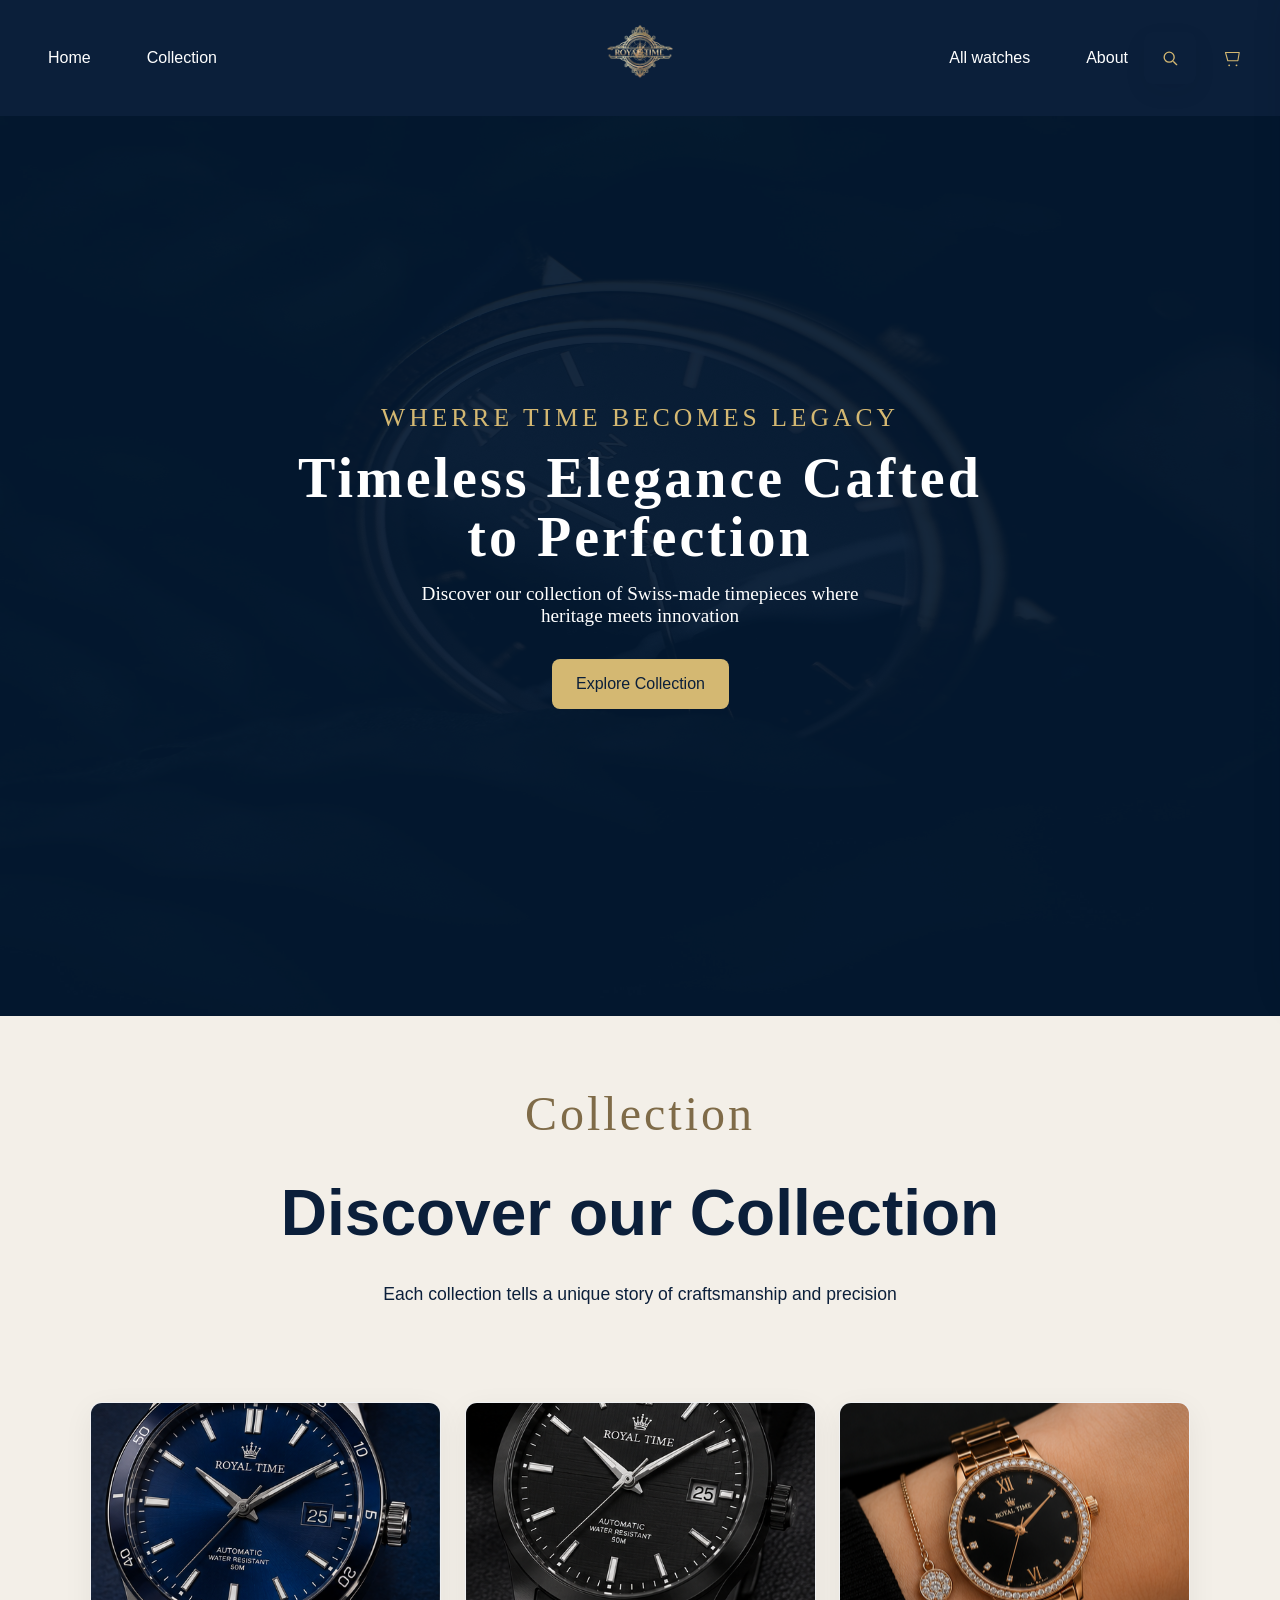
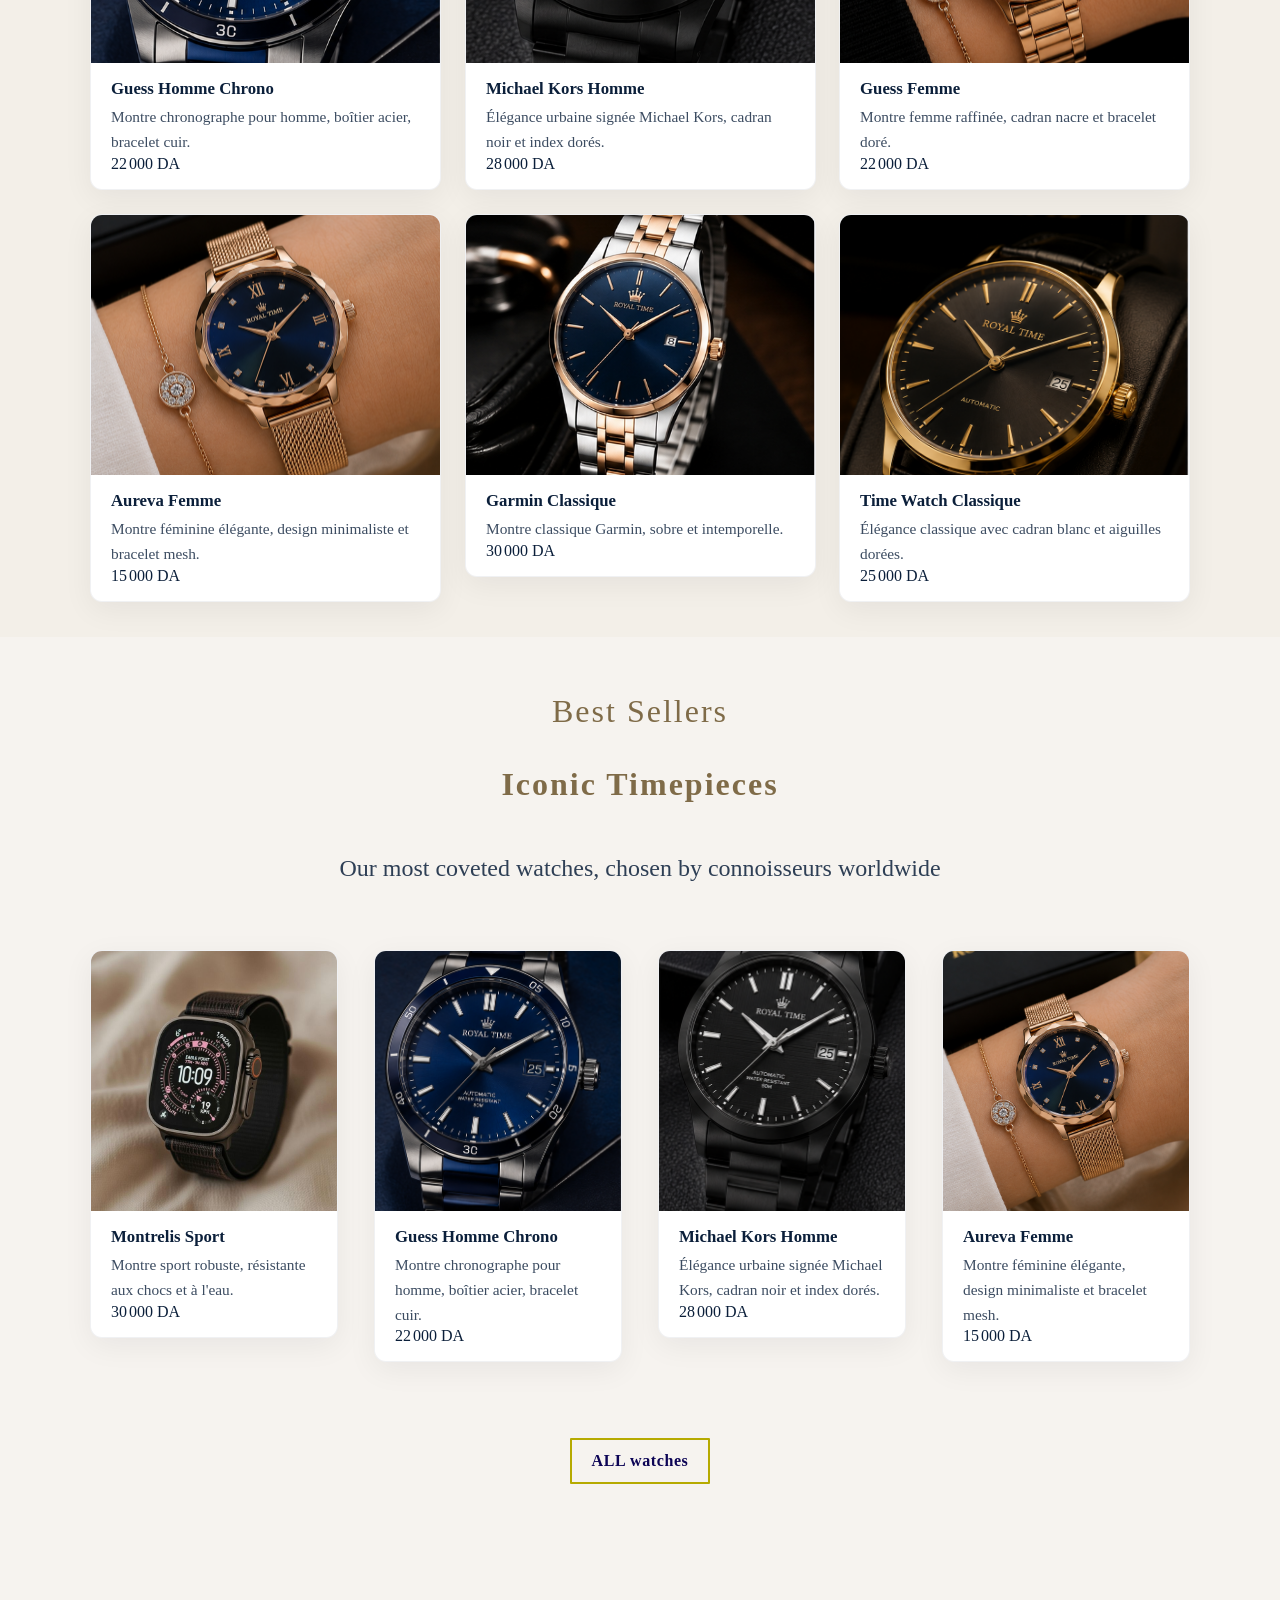
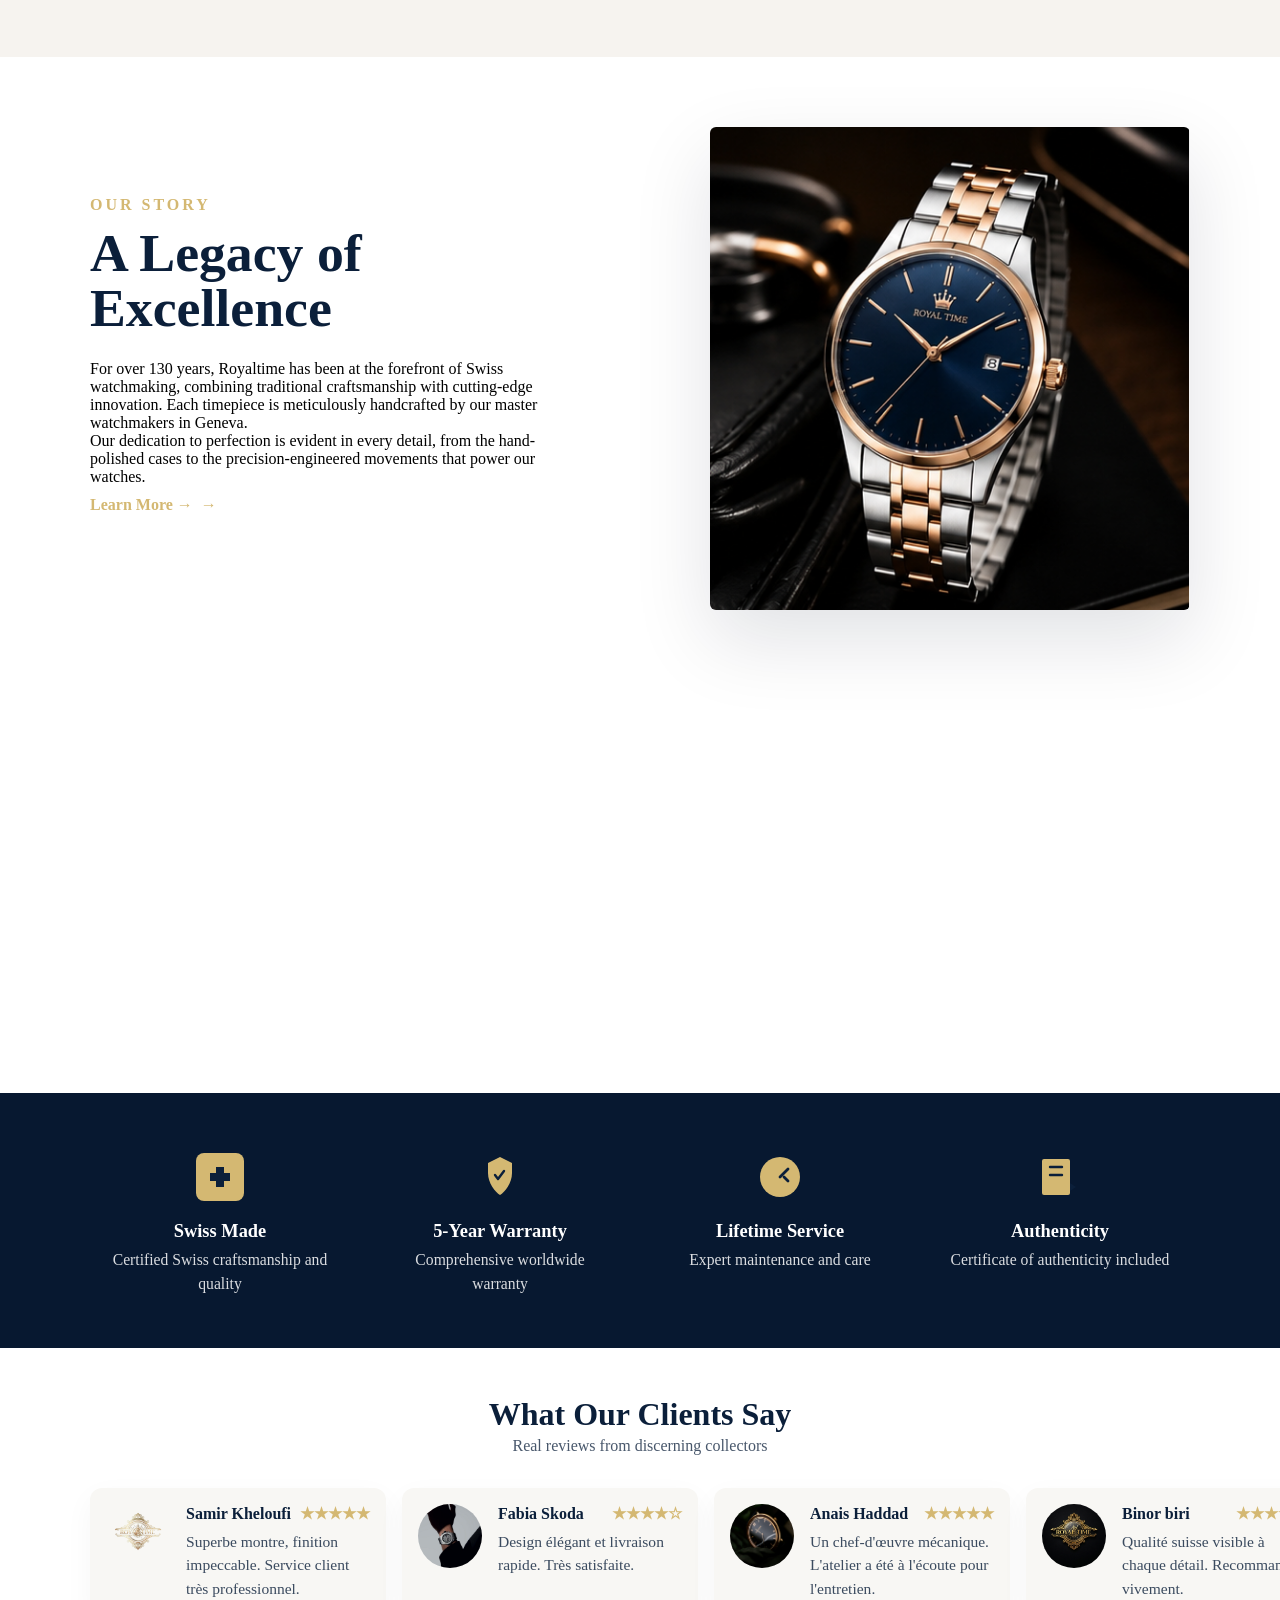
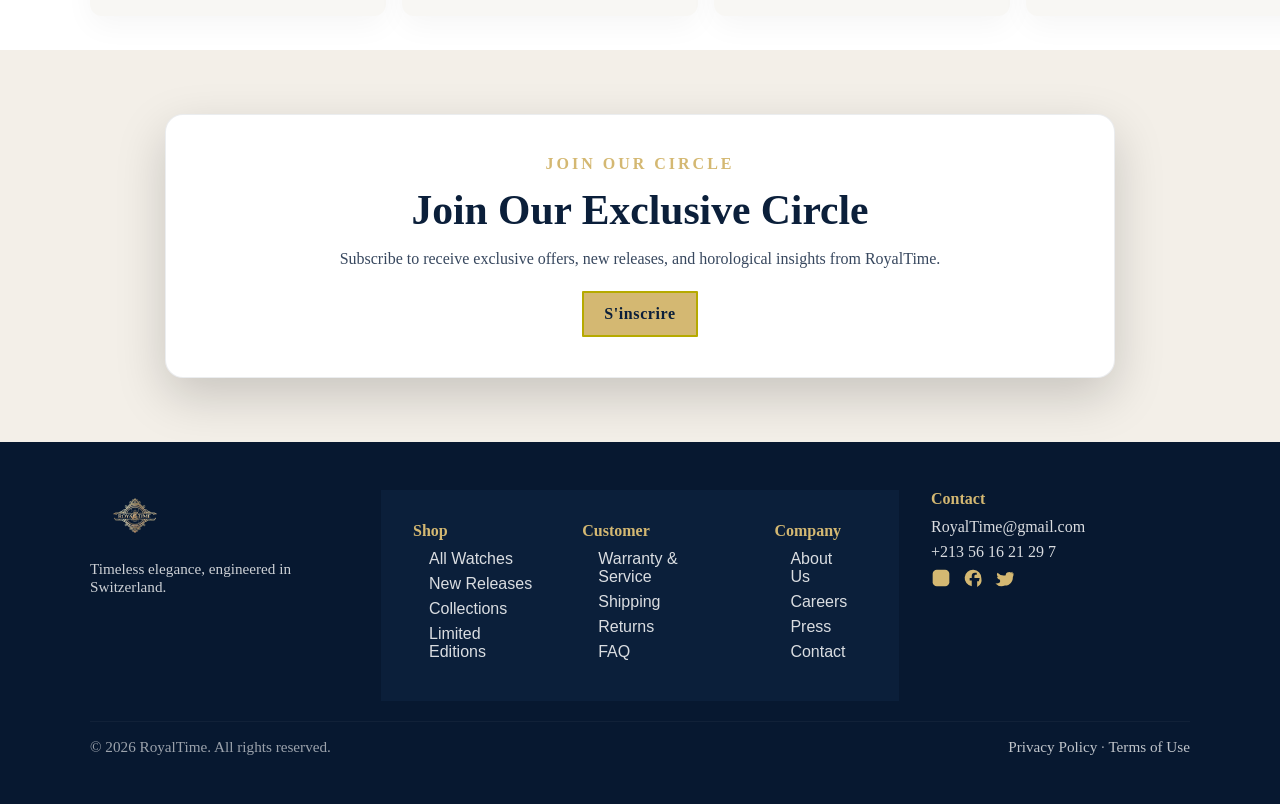
<file: code/home-page/index.html>
<!DOCTYPE html>
<html lang="fr">
<head>
    <meta charset="UTF-8">
    <meta name="viewport" content="width=device-width, initial-scale=1.0">
    <link rel="stylesheet" href="style.css">
    <link rel="icon" href="../image/Gemini_Generated_Image_skhy5wskhy5wskhy-removebg-preview.png">
    <title>RoyalTime</title>
</head>
<body>
    <section class="homepage">
        <nav class="site-nav">
            <ul class="nav-left">
                <li><a href="./index.html">Home</a></li>
                <li><a href="../Categorie/categorie2.html">Collection</a></li>
            </ul>

            <div id="logo"><a href="../home-page/index.html"><img src="../image/Gemini_Generated_Image_skhy5wskhy5wskhy-removebg-preview.png" alt="Logo"></a></div>

            <ul class="nav-right">
                <li><a href="../allwatches/allwatches.html">All watches</a></li>
                <li><a href="../about/about.html">About</a></li>
            </ul>

            <div class="nav-actions">
                <button class="burger" aria-label="Ouvrir le menu" aria-expanded="false">
                    <svg width="26" height="16" viewBox="0 0 26 16" fill="none" xmlns="http://www.w3.org/2000/svg" aria-hidden="true">
                        <rect y="0" width="26" height="2" rx="1" fill="#D4B872"/>
                        <rect y="7" width="26" height="2" rx="1" fill="#D4B872"/>
                        <rect y="14" width="26" height="2" rx="1" fill="#D4B872"/>
                    </svg>
                </button>
<div class="recherche">
                <a href="../barre-de-recherche/barre.html" class="search-link" aria-label="Recherche">
                    <!-- loupe / loop SVG (gold) -->
                    <svg width="20" height="20" viewBox="0 0 24 24" fill="none" xmlns="http://www.w3.org/2000/svg" aria-hidden="true">
                        <circle cx="11" cy="11" r="6" stroke="#D4B872" stroke-width="1.6" fill="none"/>
                        <path d="M20 20l-3.6-3.6" stroke="#D4B872" stroke-width="1.6" stroke-linecap="round" stroke-linejoin="round"/>
                    </svg>
                </a>
                </div>

                <a href="../paiment-page/paiment.html" class="cart-link" aria-label="Panier">
                    <!-- cart SVG -->
                    <svg width="22" height="22" viewBox="0 0 24 24" fill="none" xmlns="http://www.w3.org/2000/svg" aria-hidden="true">
                        <path d="M6 6h15l-1.5 9h-11L6 6z" stroke="#D4B872" stroke-width="1.2" stroke-linejoin="round" stroke-linecap="round" fill="none"/>
                        <circle cx="10" cy="20" r="1" fill="#D4B872"/>
                        <circle cx="18" cy="20" r="1" fill="#D4B872"/>
                    </svg>
                </a>
            </div>

            <div class="mobile-menu" id="mobileMenu" aria-hidden="true">
                <button class="mobile-close" aria-label="Fermer le menu">
                    <svg width="18" height="18" viewBox="0 0 24 24" fill="none" xmlns="http://www.w3.org/2000/svg" aria-hidden="true">
                        <path d="M6 6L18 18" stroke="#D4B872" stroke-width="1.6" stroke-linecap="round" stroke-linejoin="round"/>
                        <path d="M6 18L18 6" stroke="#D4B872" stroke-width="1.6" stroke-linecap="round" stroke-linejoin="round"/>
                    </svg>
                </button>
                <ul>
                    <li><a href="./index.html">Home</a></li>
                    <li><a href="../Categorie/categorie2.html">Collection</a></li>
                    <li><a href="../allwatches/allwatches.html">All Watches</a></li>
                    <li><a href="../about/about.html">About</a></li>
                    <li><a href="../barre-de-recherche/barre.html">Recherche</a></li>
                    <li><a href="../panier/panier.html">Panier</a></li>
                </ul>
            </div>
        </nav>
        <div class="heropage">
            <div class="image"><img src="../image/fabio-henning-32GzgnSfJps-unsplash.jpg" alt="Hero Image" height="" z-index="-6" ></div>
            <h3>WHERRE TIME BECOMES LEGACY</h3>
        <h1>Timeless Elegance Cafted to Perfection</h1>
        <div class="description"><p>Discover our collection of Swiss-made timepieces where heritage meets innovation</p></div>
        <div class="cta"><a href="../Categorie/categorie2.html"><button>Explore Collection</button></a></div>
        

    
        </div>
        
    </section>
   
    <section class="collection-section">
        <div class="container">
            <div class="collection-header">
                <h3>Collection</h3>
                <h2>Discover our Collection</h2>
                <p>Each collection tells a unique story of craftsmanship and precision</p>
            </div>

            <div class="collection-wrap" id="collectionWrap">
                <div class="collection-grid"></div>

                <button class="carousel-btn prev" aria-label="Previous">‹</button>
                <button class="carousel-btn next" aria-label="Next">›</button>
            </div>
        </div>
    </section>
     <section class="best-sellers-section">
        <div class="container">
            <div class="best-header">
                <h2>Best Sellers</h2>
                <h3>Iconic Timepieces</h3>
                <p class="lead">Our most coveted watches, chosen by connoisseurs worldwide</p>
            </div>

            <div class="best-grid"></div>

            <button class="best-carousel-btn best-prev" aria-label="Previous best">‹</button>
            <button class="best-carousel-btn best-next" aria-label="Next best">›</button>

            <div class="best-actions">
                <a class="btn-primary" href="../Categorie/categorie2.html">ALL watches</a>
            </div>
        </div>
    </section>
    
    <script src="../panier/panier.js"></script>
    <section class="our-story-section">
        <div class="container">
          
            <div class="story-grid">
                
               
                      <div class="story-header">
                <p class="eyebrow">OUR STORY</p>
                <h2>A Legacy of Excellence</h2>
            
                    <p>For over 130 years, Royaltime has been at the forefront of Swiss watchmaking, combining traditional craftsmanship with cutting-edge innovation. Each timepiece is meticulously handcrafted by our master watchmakers in Geneva.</p>
                    <p>Our dedication to perfection is evident in every detail, from the hand-polished cases to the precision-engineered movements that power our watches.</p>
                    <a class="learn-more" href="../about/about.html">Learn More →</a>
                </div>
                <div class="story-media">
                    <img src="../image/pic_classique1.png" alt="Watch movement">
                </div>
            </div>
        </div>
    </section>
    <section class="features-strip">
        <div class="container">
            <div class="features-grid">
                <article class="feature" tabindex="0">
                    <div class="feature-icon" aria-hidden="true">
                        <!-- Swiss cross -->
                        <svg width="48" height="48" viewBox="0 0 24 24" fill="none" xmlns="http://www.w3.org/2000/svg" aria-hidden="true">
                            <rect x="0" y="0" width="24" height="24" rx="4" fill="#D4B872"/>
                            <path d="M10 7h4v3h3v4h-3v3h-4v-3H7v-4h3V7z" fill="#0B1F3A"/>
                        </svg>
                    </div>
                    <h3>Swiss Made</h3>
                    <p>Certified Swiss craftsmanship and quality</p>
                </article>

                <article class="feature" tabindex="0">
                    <div class="feature-icon">
                        <!-- Shield/Warranty -->
                        <svg width="48" height="48" viewBox="0 0 24 24" fill="none" xmlns="http://www.w3.org/2000/svg">
                            <path d="M12 2l6 3v5c0 5-3.6 9.7-6 11-2.4-1.3-6-6-6-11V5l6-3z" fill="#D4B872"/>
                            <path d="M9.5 11l1.5 2 3-4" stroke="#0B1F3A" stroke-width="1.2" stroke-linecap="round" stroke-linejoin="round" fill="none"/>
                        </svg>
                    </div>
                    <h3>5-Year Warranty</h3>
                    <p>Comprehensive worldwide warranty</p>
                </article>

                <article class="feature" tabindex="0">
                    <div class="feature-icon">
                        <!-- Wrench/Service -->
                        <svg width="48" height="48" viewBox="0 0 24 24" fill="none" xmlns="http://www.w3.org/2000/svg">
                            <circle cx="12" cy="12" r="10" fill="#D4B872"/>
                            <path d="M16 8l-4 4" stroke="#0B1F3A" stroke-width="1.4" stroke-linecap="round" stroke-linejoin="round"/>
                            <path d="M14 12l2 2" stroke="#0B1F3A" stroke-width="1.4" stroke-linecap="round" stroke-linejoin="round"/>
                        </svg>
                    </div>
                    <h3>Lifetime Service</h3>
                    <p>Expert maintenance and care</p>
                </article>

                <article class="feature" tabindex="0">
                    <div class="feature-icon">
                        <!-- Certificate -->
                        <svg width="48" height="48" viewBox="0 0 24 24" fill="none" xmlns="http://www.w3.org/2000/svg">
                            <rect x="3" y="3" width="14" height="18" rx="1" fill="#D4B872"/>
                            <path d="M7 7h6" stroke="#0B1F3A" stroke-width="1.2" stroke-linecap="round"/>
                            <path d="M7 11h6" stroke="#0B1F3A" stroke-width="1.2" stroke-linecap="round"/>
                            <path d="M17 15l3 2-3 2v-4z" fill="#0B1F3A"/>
                        </svg>
                    </div>
                    <h3>Authenticity</h3>
                    <p>Certificate of authenticity included</p>
                </article>
            </div>
        </div>
    </section>
    <section class="testimonials-section">
        <div class="container">
            <div class="test-header">
                <h3>What Our Clients Say</h3>
                <p class="sub">Real reviews from discerning collectors</p>
            </div>

            <div class="test-wrap">
                <div class="test-grid">
                    <article class="test-card" tabindex="0">
                        <div class="test-avatar"><img src="../image/Gemini_Generated_Image_skhy5wskhy5wskhy-removebg-preview.png" alt="Client A"></div>
                        <div class="test-body">
                            <div class="test-meta">
                                <strong>Samir Kheloufi</strong>
                                <div class="stars">★★★★★</div>
                            </div>
                            <p>Superbe montre, finition impeccable. Service client très professionnel.</p>
                        </div>
                    </article>

                    <article class="test-card" tabindex="0">
                        <div class="test-avatar"><img src="../image/58_best_luxury_watches.jfif" alt="Client B"></div>
                        <div class="test-body">
                            <div class="test-meta">
                                <strong>Fabia Skoda</strong>
                                <div class="stars">★★★★☆</div>
                            </div>
                            <p>Design élégant et livraison rapide. Très satisfaite.</p>
                        </div>
                    </article>

                    <article class="test-card" tabindex="0">
                        <div class="test-avatar"><img src="../image/fabio-henning-32GzgnSfJps-unsplash.jpg" alt="Client C"></div>
                        <div class="test-body">
                            <div class="test-meta">
                                <strong>Anais Haddad</strong>
                                <div class="stars">★★★★★</div>
                            </div>
                            <p>Un chef-d'œuvre mécanique. L'atelier a été à l'écoute pour l'entretien.</p>
                        </div>
                    </article>

                    <article class="test-card" tabindex="0">
                        <div class="test-avatar"><img src="../image/Gemini_Generated_Image_s791qfs791qfs791.png" alt="Client D"></div>
                        <div class="test-body">
                            <div class="test-meta">
                                <strong>Binor biri</strong>
                                <div class="stars">★★★★★</div>
                            </div>
                            <p>Qualité suisse visible à chaque détail. Recommande vivement.</p>
                        </div>
                    </article>
                </div>

                <button class="test-prev" aria-label="Previous testimonial">‹</button>
                <button class="test-next" aria-label="Next testimonial">›</button>
            </div>
        </div>
    </section>

    <section class="newsletter-section">
        <div class="container newsletter-box">
            <p class="eyebrow">JOIN OUR CIRCLE</p>
            <h2>Join Our Exclusive Circle</h2>
            <p class="newsletter-text">Subscribe to receive exclusive offers, new releases, and horological insights from RoyalTime.</p>
            <a class="btn-primary" href="../login/logout.html">S'inscrire</a>
        </div>
    </section>
    <footer class="site-footer">
        <div class="container footer-top">
            <div class="footer-brand">
                <a href="#"><img src="../image/Gemini_Generated_Image_skhy5wskhy5wskhy-removebg-preview.png" alt="RoyalTime" class="footer-logo"></a>
                <p class="brand-note">Timeless elegance, engineered in Switzerland.</p>
            </div>

            <nav class="footer-nav">
                <div>
                    <h4>Shop</h4>
                    <ul>
                        <li><a href="#">All Watches</a></li>
                        <li><a href="#">New Releases</a></li>
                        <li><a href="#">Collections</a></li>
                        <li><a href="#">Limited Editions</a></li>
                    </ul>
                </div>
                <div>
                    <h4>Customer</h4>
                    <ul>
                        <li><a href="#">Warranty & Service</a></li>
                        <li><a href="#">Shipping</a></li>
                        <li><a href="#">Returns</a></li>
                        <li><a href="#">FAQ</a></li>
                    </ul>
                </div>
                <div>
                    <h4>Company</h4>
                    <ul>
                        <li><a href="../about/about.html">About Us</a></li>
                        <li><a href="#">Careers</a></li>
                        <li><a href="#">Press</a></li>
                        <li><a href="../contact/contact.html">Contact</a></li>
                    </ul>
                </div>
            </nav>

            <div class="footer-contact">
                <h4>Contact</h4>
                <p>RoyalTime@gmail.com</p>
                <p>+213 56 16 21 29 7</p>
                <div class="socials">
                    <a href="#" aria-label="Instagram"><svg width="20" height="20" viewBox="0 0 24 24" fill="#D4B872" xmlns="http://www.w3.org/2000/svg"><path d="M7 2h10a5 5 0 015 5v10a5 5 0 01-5 5H7a5 5 0 01-5-5V7a5 5 0 015-5z"/></svg></a>
                    <a href="#" aria-label="Facebook"><svg width="20" height="20" viewBox="0 0 24 24" fill="#D4B872" xmlns="http://www.w3.org/2000/svg"><path d="M22 12a10 10 0 10-11.5 9.9v-7H8v-3h2.5V9.5c0-2.5 1.5-3.9 3.8-3.9 1.1 0 2.2.2 2.2.2v2.4h-1.2c-1.2 0-1.6.8-1.6 1.6V12H20l-1 3.9h-2v7A10 10 0 0022 12z"/></svg></a>
                    <a href="#" aria-label="Twitter"><svg width="20" height="20" viewBox="0 0 24 24" fill="#D4B872" xmlns="http://www.w3.org/2000/svg"><path d="M22 5.9a7.5 7.5 0 01-2.1.6 3.7 3.7 0 001.6-2 7.5 7.5 0 01-2.4.9A3.7 3.7 0 0016 5c-2 0-3.5 1.8-3 3.6A10.5 10.5 0 013 5.6a3.7 3.7 0 001.1 5 3.6 3.6 0 01-1.7-.5v.1c0 1.8 1.4 3.3 3.2 3.6A3.7 3.7 0 016 17a7.5 7.5 0 01-4.6 1.6c-.3 0-.6 0-.9-.1A10.6 10.6 0 0012 21c6.1 0 9.4-5 9.4-9.4v-.4A6.6 6.6 0 0022 5.9z"/></svg></a>
                </div>
            </div>
        </div>

        <div class="container footer-bottom">
            <div class="legal">© <span id="year"></span> RoyalTime. All rights reserved.</div>
            <div class="policies"><a href="#">Privacy Policy</a> · <a href="#">Terms of Use</a></div>
        </div>
    </footer>
    <script src="../javascript/products.js"></script>
    <script src="scripte.js"></script>
    <script src="../javascript/main.js"></script>
</body>
</html>
</file>
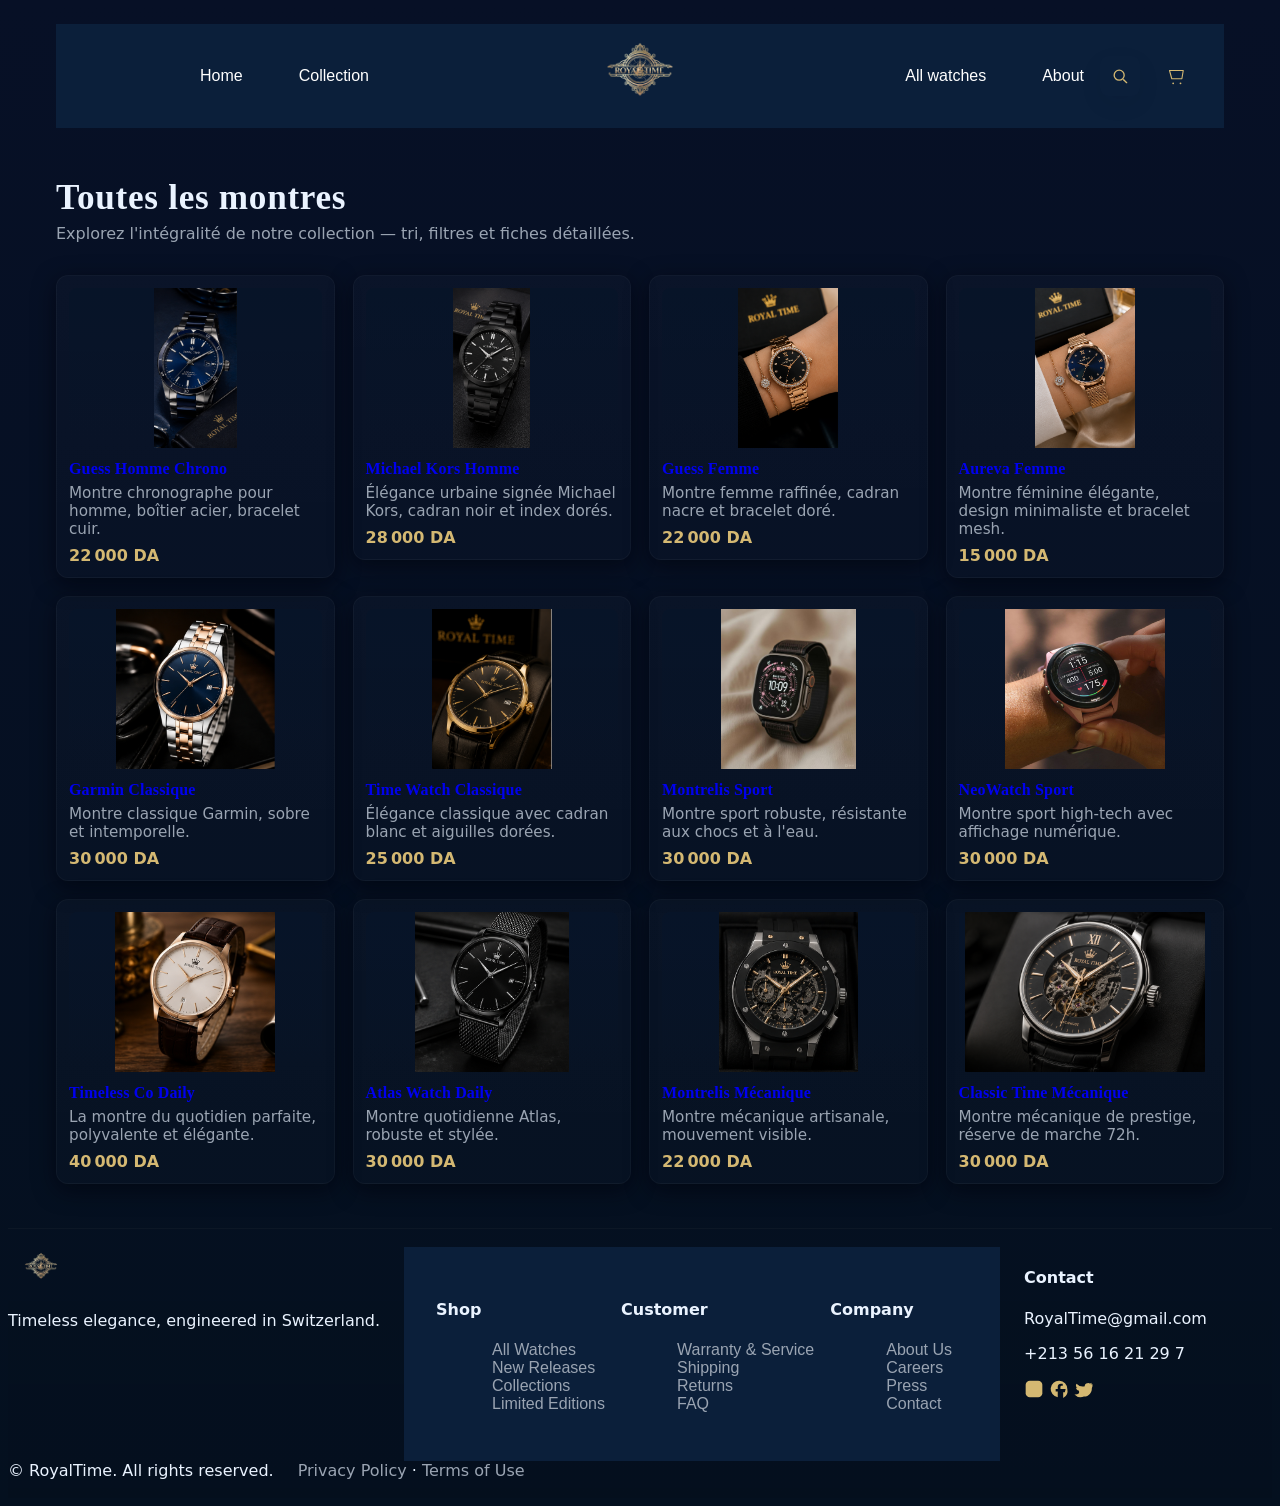
<file: code/allwatches/allwatches.html>
<!doctype html>
<html lang="fr">
<head>
  <meta charset="utf-8">
  <meta name="viewport" content="width=device-width,initial-scale=1">
  <title>Toutes les montres — RoyalTime</title>

    <link rel="stylesheet" href="allwatches.css">
  <link rel="icon" href="../image/Gemini_Generated_Image_skhy5wskhy5wskhy-removebg-preview.png">
</head>
<body class="allwatches-page">
  <header class="rt-header">
    <div class="rt-container">
     
       <nav class="site-nav">
            <ul class="nav-left">
                <li><a href="../home-page/index.html">Home</a></li>
                <li><a href="../Categorie/categorie2.html">Collection</a></li>
            </ul>

            <div id="logo"><a href="../home-page/index.html"><img src="../image/Gemini_Generated_Image_skhy5wskhy5wskhy-removebg-preview.png" alt="Logo"></a></div>

            <ul class="nav-right">
                <li><a href="../allwatches/allwatches.html">All watches</a></li>
                <li><a href="../about/about.html">About</a></li>
            </ul>

            <div class="nav-actions">
                <button class="burger" aria-label="Ouvrir le menu" aria-expanded="false">
                    <svg width="26" height="16" viewBox="0 0 26 16" fill="none" xmlns="http://www.w3.org/2000/svg" aria-hidden="true">
                        <rect y="0" width="26" height="2" rx="1" fill="#D4B872"/>
                        <rect y="7" width="26" height="2" rx="1" fill="#D4B872"/>
                        <rect y="14" width="26" height="2" rx="1" fill="#D4B872"/>
                    </svg>
                </button>
<div class="recherche">
                <a href="../barre-de-recherche/barre.html" class="search-link" aria-label="Recherche">
                    <!-- loupe / loop SVG (gold) -->
                    <svg width="20" height="20" viewBox="0 0 24 24" fill="none" xmlns="http://www.w3.org/2000/svg" aria-hidden="true">
                        <circle cx="11" cy="11" r="6" stroke="#D4B872" stroke-width="1.6" fill="none"/>
                        <path d="M20 20l-3.6-3.6" stroke="#D4B872" stroke-width="1.6" stroke-linecap="round" stroke-linejoin="round"/>
                    </svg>
                </a>
                </div>

                <a href="../paiment-page/paiment.html" class="cart-link" aria-label="Panier">
                    <!-- cart SVG -->
                    <svg width="22" height="22" viewBox="0 0 24 24" fill="none" xmlns="http://www.w3.org/2000/svg" aria-hidden="true">
                        <path d="M6 6h15l-1.5 9h-11L6 6z" stroke="#D4B872" stroke-width="1.2" stroke-linejoin="round" stroke-linecap="round" fill="none"/>
                        <circle cx="10" cy="20" r="1" fill="#D4B872"/>
                        <circle cx="18" cy="20" r="1" fill="#D4B872"/>
                    </svg>
                </a>
            </div>

           
        </nav>
    </div>
  </header>

  <main class="rt-container rt-main">
    <section class="hero-compact">
      <h1>Toutes les montres</h1>
      <p class="lead">Explorez l'intégralité de notre collection — tri, filtres et fiches détaillées.</p>
    </section>

    <section class="all-grid-wrap">
      <div id="all-grid" class="all-grid"></div>
    </section>
  </main>

  <footer class="site-footer">
        <div class="container footer-top">
            <div class="footer-brand">
                <a href="#"><img src="../image/Gemini_Generated_Image_skhy5wskhy5wskhy-removebg-preview.png" alt="RoyalTime" class="footer-logo"></a>
                <p class="brand-note">Timeless elegance, engineered in Switzerland.</p>
            </div>

            <nav class="footer-nav">
                <div>
                    <h4>Shop</h4>
                    <ul>
                        <li><a href="#">All Watches</a></li>
                        <li><a href="#">New Releases</a></li>
                        <li><a href="#">Collections</a></li>
                        <li><a href="#">Limited Editions</a></li>
                    </ul>
                </div>
                <div>
                    <h4>Customer</h4>
                    <ul>
                        <li><a href="#">Warranty & Service</a></li>
                        <li><a href="#">Shipping</a></li>
                        <li><a href="#">Returns</a></li>
                        <li><a href="#">FAQ</a></li>
                    </ul>
                </div>
                <div>
                    <h4>Company</h4>
                    <ul>
                        <li><a href="../about/about.html">About Us</a></li>
                        <li><a href="#">Careers</a></li>
                        <li><a href="#">Press</a></li>
                        <li><a href="../contact/contact.html">Contact</a></li>
                    </ul>
                </div>
            </nav>

            <div class="footer-contact">
                <h4>Contact</h4>
                <p>RoyalTime@gmail.com</p>
                <p>+213 56 16 21 29 7</p>
                <div class="socials">
                    <a href="#" aria-label="Instagram"><svg width="20" height="20" viewBox="0 0 24 24" fill="#D4B872" xmlns="http://www.w3.org/2000/svg"><path d="M7 2h10a5 5 0 015 5v10a5 5 0 01-5 5H7a5 5 0 01-5-5V7a5 5 0 015-5z"/></svg></a>
                    <a href="#" aria-label="Facebook"><svg width="20" height="20" viewBox="0 0 24 24" fill="#D4B872" xmlns="http://www.w3.org/2000/svg"><path d="M22 12a10 10 0 10-11.5 9.9v-7H8v-3h2.5V9.5c0-2.5 1.5-3.9 3.8-3.9 1.1 0 2.2.2 2.2.2v2.4h-1.2c-1.2 0-1.6.8-1.6 1.6V12H20l-1 3.9h-2v7A10 10 0 0022 12z"/></svg></a>
                    <a href="#" aria-label="Twitter"><svg width="20" height="20" viewBox="0 0 24 24" fill="#D4B872" xmlns="http://www.w3.org/2000/svg"><path d="M22 5.9a7.5 7.5 0 01-2.1.6 3.7 3.7 0 001.6-2 7.5 7.5 0 01-2.4.9A3.7 3.7 0 0016 5c-2 0-3.5 1.8-3 3.6A10.5 10.5 0 013 5.6a3.7 3.7 0 001.1 5 3.6 3.6 0 01-1.7-.5v.1c0 1.8 1.4 3.3 3.2 3.6A3.7 3.7 0 016 17a7.5 7.5 0 01-4.6 1.6c-.3 0-.6 0-.9-.1A10.6 10.6 0 0012 21c6.1 0 9.4-5 9.4-9.4v-.4A6.6 6.6 0 0022 5.9z"/></svg></a>
                </div>
            </div>
        </div>

        <div class="container footer-bottom">
            <div class="legal">© <span id="year"></span> RoyalTime. All rights reserved.</div>
            <div class="policies"><a href="#">Privacy Policy</a> · <a href="#">Terms of Use</a></div>
        </div> 
    </footer> 

  <script src="../javascript/products.js"></script>
  <script src="allwatches.js"></script>
</body>
</html>
</file>
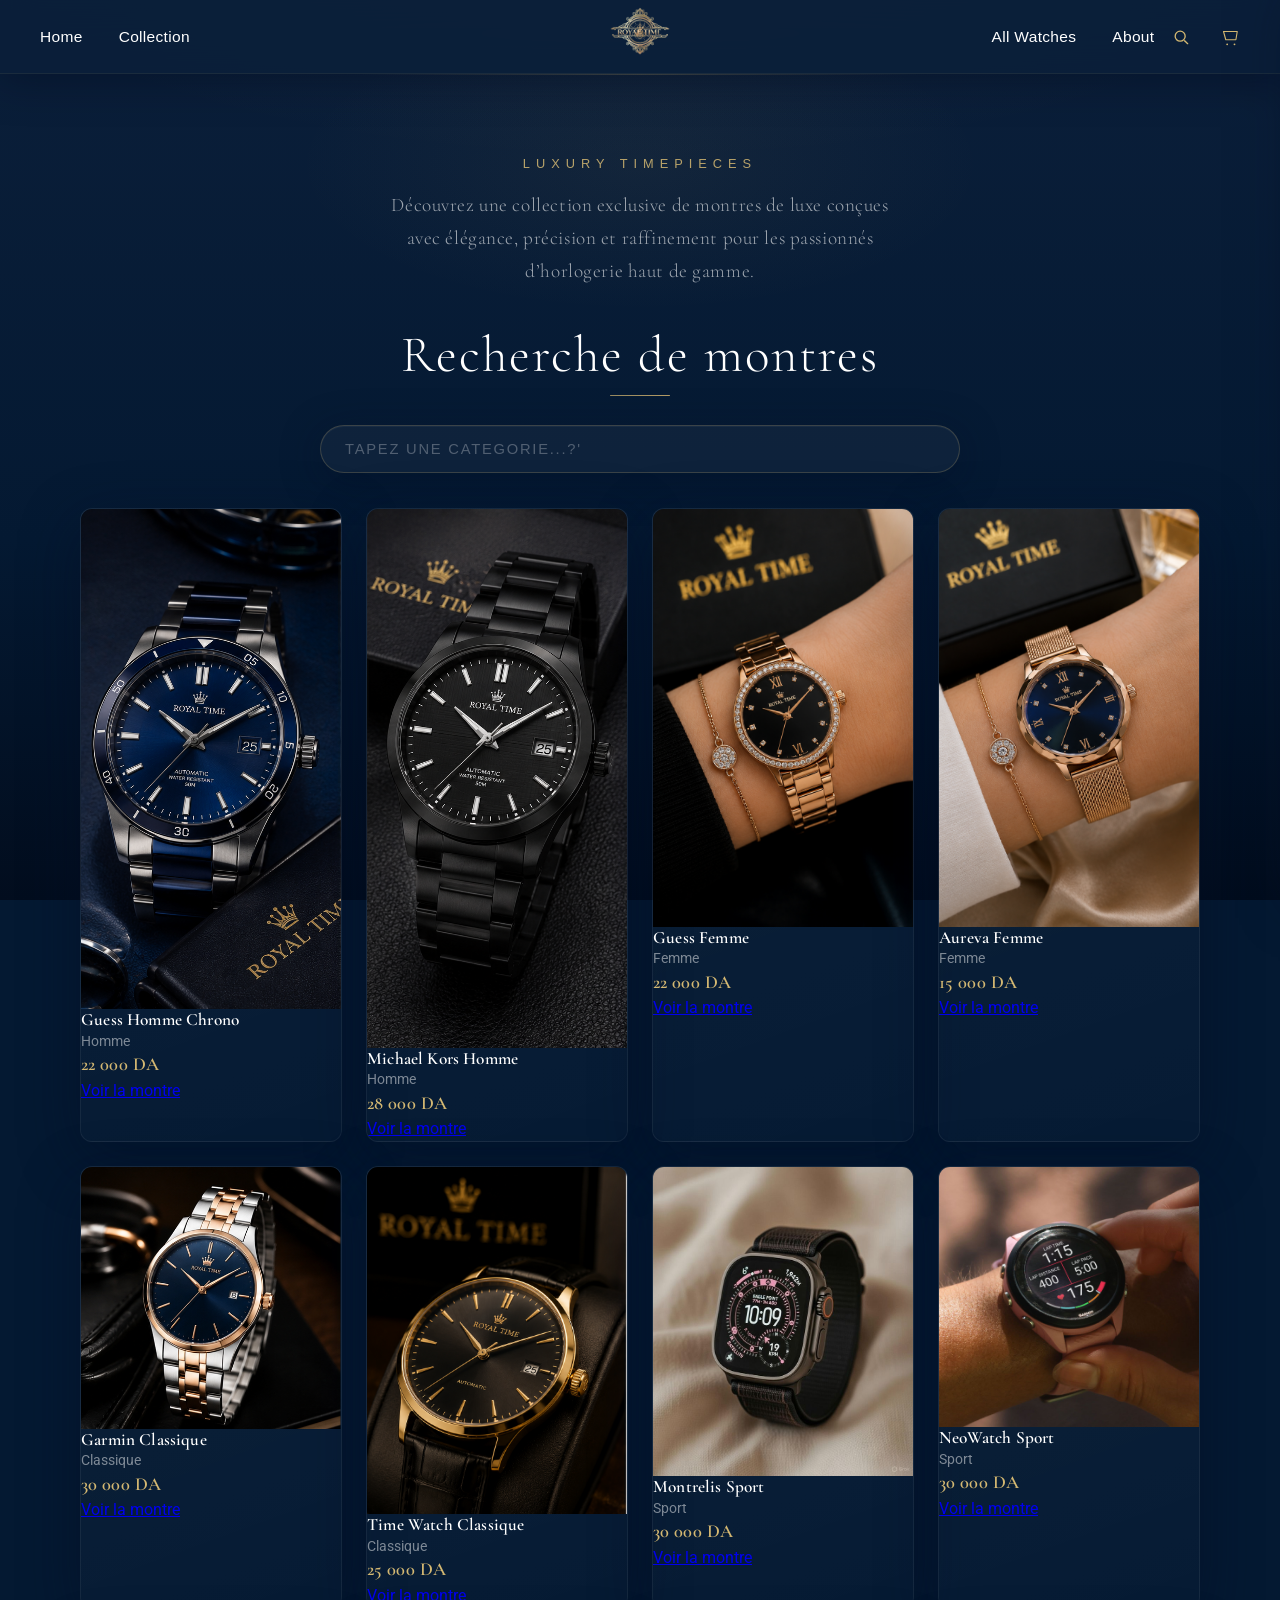
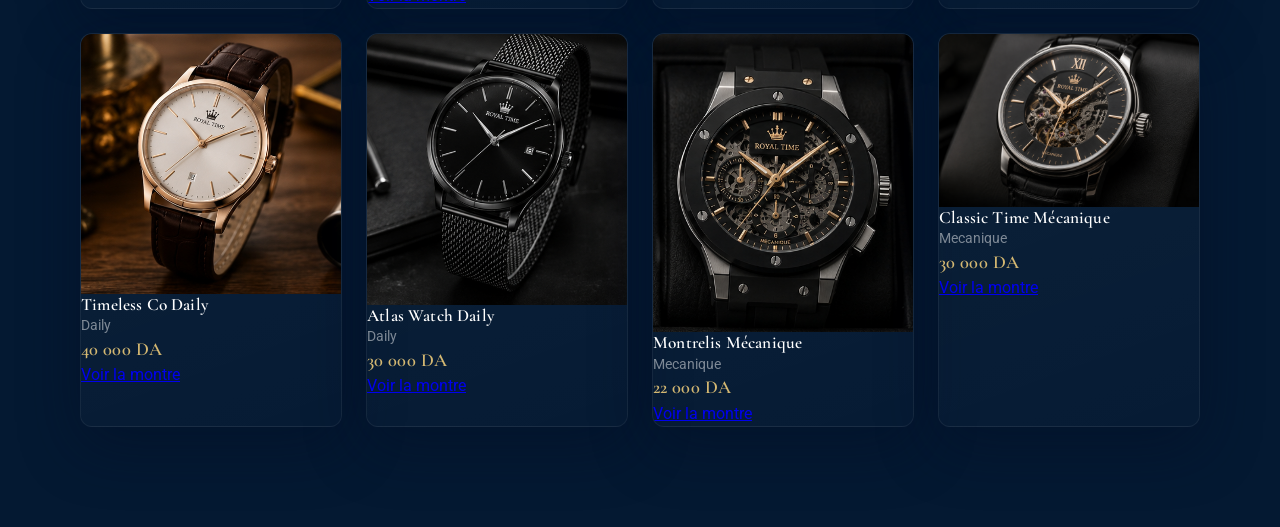
<file: code/barre-de-recherche/barre.html>
<!DOCTYPE html>
<html lang="fr">
<head>
    <meta charset="UTF-8">
    <title>Recherche</title>
    <link rel="stylesheet" href="./barre.css">
    
</head>
<body>
  <nav class="site-nav">
  <ul class="nav-left">
    <li><a href="../home-page/index.html">Home</a></li>
    <li><a href="../Categorie/categorie2.html">Collection</a></li>
  </ul>

  <div id="logo">
    <a href="../home-page/index.html">
      <img src="../image/Gemini_Generated_Image_skhy5wskhy5wskhy-removebg-preview.png" alt="Logo">
    </a>
  </div>

  <ul class="nav-right">
    <li><a href="../allwatches/allwatches.html">All Watches</a></li>
    <li><a href="../about/about.html">About</a></li>
  </ul>

  <div class="nav-actions">
    <button class="burger" aria-label="Ouvrir le menu" aria-expanded="false">
      <svg width="26" height="16" viewBox="0 0 26 16" fill="none" aria-hidden="true">
        <rect y="0" width="26" height="2" rx="1" fill="#D4B872"/>
        <rect y="7" width="26" height="2" rx="1" fill="#D4B872"/>
        <rect y="14" width="26" height="2" rx="1" fill="#D4B872"/>
      </svg>
    </button>

    <div class="recherche">
      <a href="../barre-de-recherche/barre.html" class="search-link" aria-label="Recherche">
        <svg width="20" height="20" viewBox="0 0 24 24" fill="none" aria-hidden="true">
          <circle cx="11" cy="11" r="6" stroke="#D4B872" stroke-width="1.6" fill="none"/>
          <path d="M20 20l-3.6-3.6" stroke="#D4B872" stroke-width="1.6" stroke-linecap="round"/>
        </svg>
      </a>
    </div>

    <a href="../panier/panier.html" class="cart-link" aria-label="Panier" style="position:relative">
      <svg width="22" height="22" viewBox="0 0 24 24" fill="none" aria-hidden="true">
        <path d="M6 6h15l-1.5 9h-11L6 6z" stroke="#D4B872" stroke-width="1.2" stroke-linejoin="round" fill="none"/>
        <circle cx="10" cy="20" r="1" fill="#D4B872"/>
        <circle cx="18" cy="20" r="1" fill="#D4B872"/>
      </svg>
      <span class="cart-count" aria-hidden="true"></span>
    </a>
  </div>

  <div class="mobile-menu" id="mobileMenu" aria-hidden="true">
    <button class="mobile-close" aria-label="Fermer le menu">
      <svg width="18" height="18" viewBox="0 0 24 24" fill="none" aria-hidden="true">
        <path d="M6 6L18 18" stroke="#D4B872" stroke-width="1.6" stroke-linecap="round"/>
        <path d="M6 18L18 6" stroke="#D4B872" stroke-width="1.6" stroke-linecap="round"/>
      </svg>
    </button>
    <ul>
      <li><a href="../home-page/index.html">Home</a></li>
      <li><a href="../Categorie/categorie2.html">Collection</a></li>
      <li><a href="../Categorie/categorie2.html">All Watches</a></li>
      <li><a href="../about/about.html">About</a></li>
      <li><a href="../barre-de-recherche/barre.html">Recherche</a></li>
      <li><a href="../panier/panier.html">Panier</a></li>
    </ul>
  </div>
</nav>

    <!-- HERO -->

    <section class="hero" id="home">
      <div class="hero-content">
        <b>Luxury Timepieces</b>
        <p>
          Découvrez une collection exclusive de montres de luxe conçues avec
          élégance, précision et raffinement pour les passionnés d’horlogerie
          haut de gamme.
        </p>
      </div>
    </section>
    <!-- SHOP -->

    <section class="section" id="shop">
      <div class="section-title">
      </div>


<h1>Recherche de montres</h1>

<input type="text" id="searchInput" placeholder="TAPEZ UNE CATEGORIE...?'">

<div id="resultats">

  
</div>

<script src="../javascript/products.js"></script>
<script src="../javascript/main.js"></script>
<script src="./barrejs.js"></script>

</body>
</html>
</file>
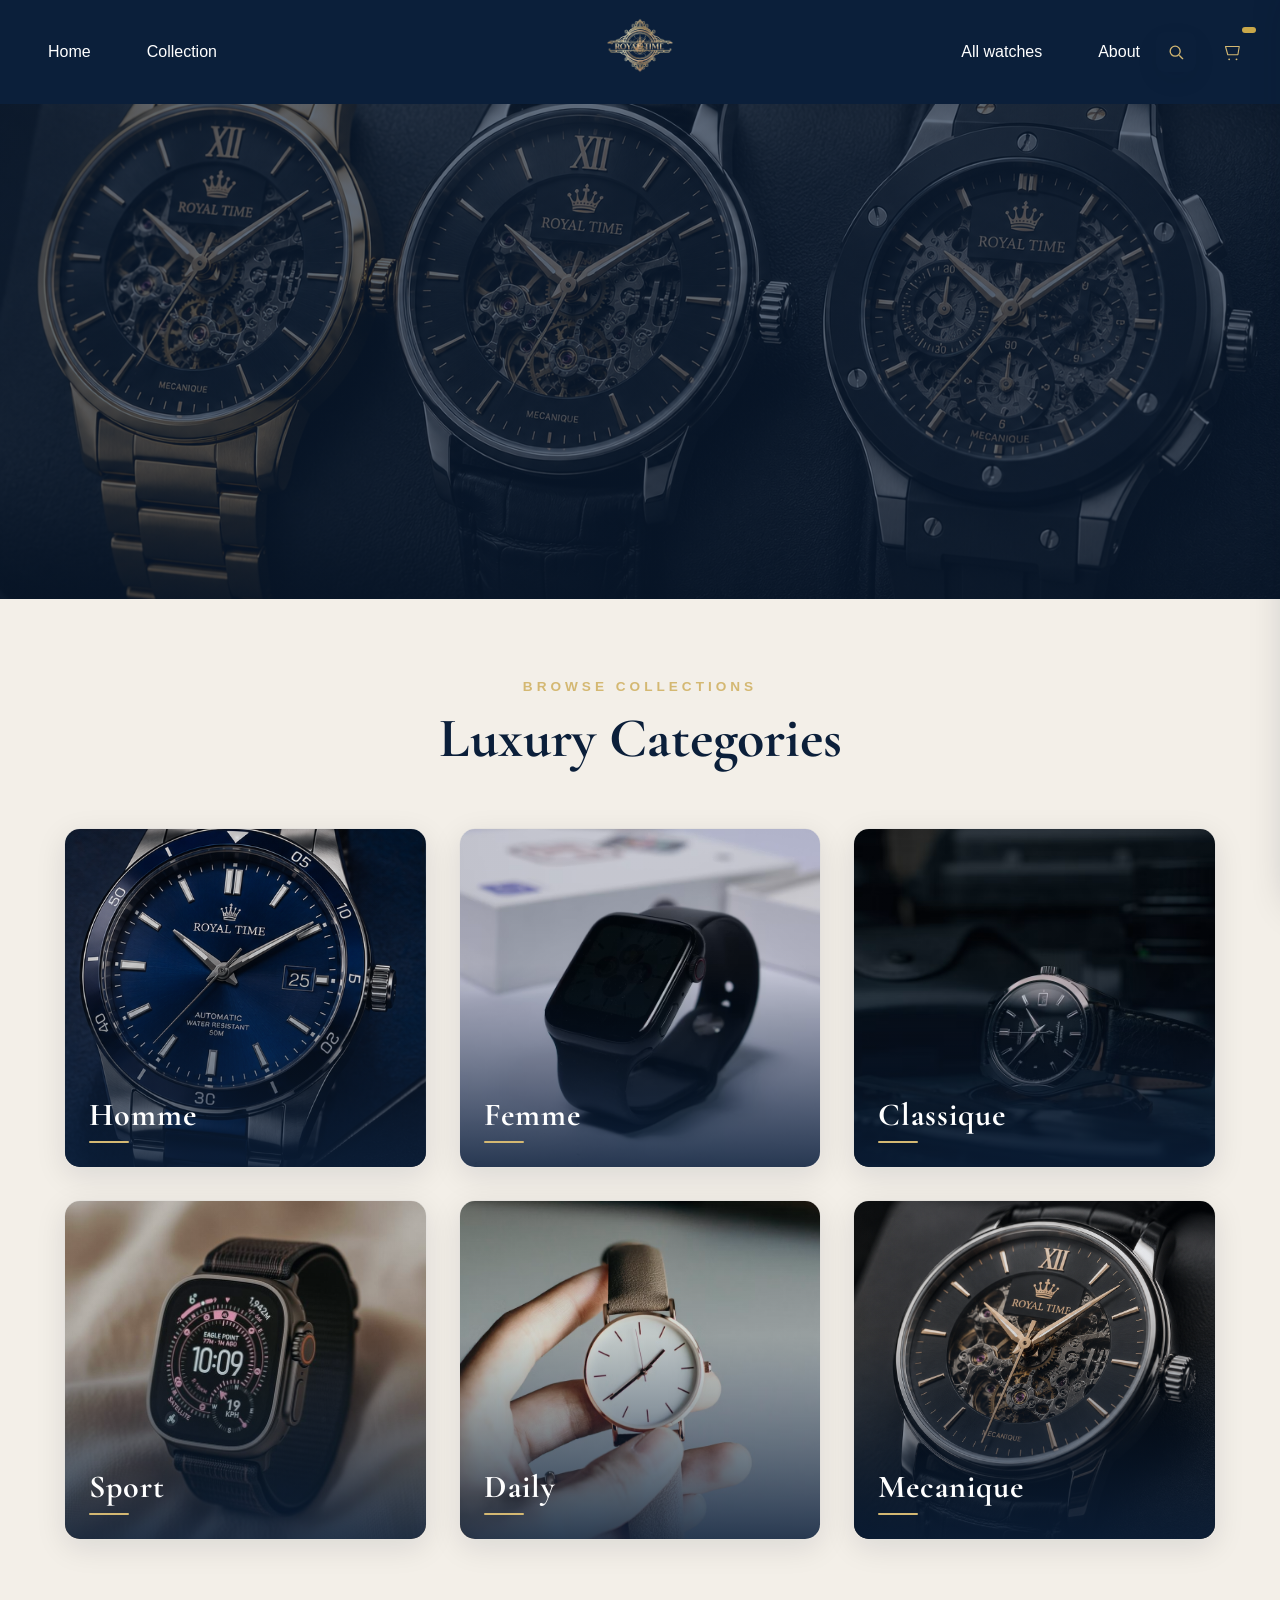
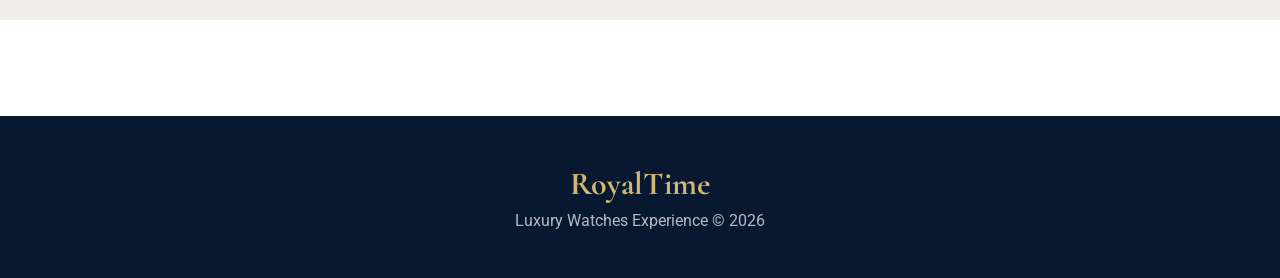
<file: code/Categorie/categorie2.html>
<!doctype html>
<html lang="fr">
  <head>
    <meta charset="UTF-8" >
    
    <meta name="viewport" content="width=device-width, initial-scale=1.0" >
    <title>RoyalTime Categories</title>

    <link rel="preconnect" href="https://fonts.googleapis.com" >
    <link rel="preconnect" href="https://fonts.gstatic.com" crossorigin >

    <link
      href="https://fonts.googleapis.com/css2?family=Cormorant+Garamond:wght@400;500;600;700&family=Inter:wght@300;400;500;600&display=swap"
      rel="stylesheet"
    >
<link rel="stylesheet" href="categorie.css">
 
</head>

  
<body>
    <!-- NAVBAR -->

   <nav class="site-nav">
            <ul class="nav-left">
                <li><a href="../home-page/index.html">Home</a></li>
                <li><a href="../Categorie/categorie2.html">Collection</a></li>
            </ul>

            <div id="logo"><a href="../home-page/index.html"><img src="../image/Gemini_Generated_Image_skhy5wskhy5wskhy-removebg-preview.png" alt="Logo"></a></div>

            <ul class="nav-right">
                <li><a href="../allwatches/allwatches.html">All watches</a></li>
                <li><a href="../about/about.html">About</a></li>
            </ul>

            <div class="nav-actions">
                <button class="burger" aria-label="Ouvrir le menu" aria-expanded="false">
                    <svg width="26" height="16" viewBox="0 0 26 16" fill="none" xmlns="http://www.w3.org/2000/svg" aria-hidden="true">
                        <rect y="0" width="26" height="2" rx="1" fill="#D4B872"/>
                        <rect y="7" width="26" height="2" rx="1" fill="#D4B872"/>
                        <rect y="14" width="26" height="2" rx="1" fill="#D4B872"/>
                    </svg>
                </button>
<div class="recherche">
                <a href="../barre-de-recherche/barre.html" class="search-link" aria-label="Recherche">
                    <!-- loupe / loop SVG (gold) -->
                    <svg width="20" height="20" viewBox="0 0 24 24" fill="none" xmlns="http://www.w3.org/2000/svg" aria-hidden="true">
                        <circle cx="11" cy="11" r="6" stroke="#D4B872" stroke-width="1.6" fill="none"/>
                        <path d="M20 20l-3.6-3.6" stroke="#D4B872" stroke-width="1.6" stroke-linecap="round" stroke-linejoin="round"/>
                    </svg>
                </a>
                </div>

                <a href="../paiment-page/paiment.html" class="cart-link" aria-label="Panier">
                    <!-- cart SVG -->
                    <svg width="22" height="22" viewBox="0 0 24 24" fill="none" xmlns="http://www.w3.org/2000/svg" aria-hidden="true">
                        <path d="M6 6h15l-1.5 9h-11L6 6z" stroke="#D4B872" stroke-width="1.2" stroke-linejoin="round" stroke-linecap="round" fill="none"/>
                        <circle cx="10" cy="20" r="1" fill="#D4B872"/>
                        <circle cx="18" cy="20" r="1" fill="#D4B872"/>
                    </svg>
                </a>
            </div>

            <div class="mobile-menu" id="mobileMenu" aria-hidden="true">
                <button class="mobile-close" aria-label="Fermer le menu">
                    <svg width="18" height="18" viewBox="0 0 24 24" fill="none" xmlns="http://www.w3.org/2000/svg" aria-hidden="true">
                        <path d="M6 6L18 18" stroke="#D4B872" stroke-width="1.6" stroke-linecap="round" stroke-linejoin="round"/>
                        <path d="M6 18L18 6" stroke="#D4B872" stroke-width="1.6" stroke-linecap="round" stroke-linejoin="round"/>
                    </svg>
                </button>
                <ul>
                    <li><a href="../home-page/index.html">Home</a></li>
                    <li><a href="../Categorie/categorie2.html">Collection</a></li>
                    <li><a href="../allwatches/allwatches.html">All Watches</a></li>
                    <li><a href="../about/about.html">About</a></li>
                    <li><a href="../barre-de-recherche/barre.html">Recherche</a></li>
                    <li><a href="../panier/panier.html">Panier</a></li>
                </ul>
            </div>
        </nav>

    <!-- HERO -->

    <section class="hero-category">
      <div>
       <h2> </h2>
      </div>
    </section>

    <!-- CATEGORIES -->
      <section class="section" id="collections">
      <div class="section-title">
      
      </div>

    <section class="categories-page" id="collection">
      <div class="title">
        <span>Browse Collections</span>
        <h2>Luxury Categories</h2>
      </div>

      <div class="categories-grid">
        <!-- HOMME -->

      

          <div class="category-box" onclick="afficherCategorie('homme')">
    <img src="../image/pic_homme1.png" alt="daily">
    <div class="category-content">
        <h2>homme</h2>
    </div>
</div>

        
        

        <!-- FEMME -->

        <div class="category-box" onclick="afficherCategorie('femme')">
    <img src="../image/Femme.avif" alt="Femme">
    <div class="category-content">
        <h2>Femme</h2>
    </div>
</div>

        <!-- CLASSIQUE -->

       <div class="category-box" onclick="afficherCategorie('classique')">
    <img src="../image/classique.avif" alt="Classique">
    <div class="category-content">
        <h2>classique</h2>
    </div>
</div>

        <!-- SPORT -->

       <div class="category-box" onclick="afficherCategorie('sport')">
    <img src="../image/pic_sport1.jpg" alt="Sport">
    <div class="category-content">
        <h2>Sport</h2>
    </div>
</div>

        <!-- DAILY -->

        
       <div class="category-box" onclick="afficherCategorie('daily')">
    <img src="../image/daily.avif" alt="daily">
    <div class="category-content">
        <h2>Daily</h2>
    </div>
</div>
        <!-- MECANIQUE -->

       
       <div class="category-box" onclick="afficherCategorie('mecanique')">
    <img src="../image/mecanique.png" alt="mecanique">
    <div class="category-content">
        <h2>mecanique</h2>
    </div>
</div>
    </section>

    <section id="produits" class="produits-section">

        <!--HOMME-->

    <div id="homme" class="produits">
        <h2>Montres Homme</h2>
        <div class="montres-grid"></div>
    </div>
   
    <!--FEMME-->

    <div id="femme" class="produits">
        <h2>Montres Femme</h2>
        <div class="montres-grid"></div>
    </div>
      <!--CLASSIQUE-->

    <div id="classique" class="produits">
        <h2>Montres Classique</h2>
        <div class="montres-grid"></div>
    </div>
    
   
    <!--SPORT-->

    <div id="sport" class="produits">
        <h2>Montres Sport</h2>
        <div class="montres-grid"></div>
    </div>
    <!--DAILY-->

    <div id="daily" class="produits">
        <h2>Montres Daily</h2>
        <div class="montres-grid"></div>
    </div>
    <!--MECANIQUE-->

    <div id="mecanique" class="produits">
        <h2>Montres Mecanique</h2>
        <div class="montres-grid"></div>
    </div>
    

</section>

    <!-- FOOTER -->

    <footer>
      <h2>RoyalTime</h2>

      <p>Luxury Watches Experience © 2026</p>
    </footer>
        <script src="../javascript/products.js"></script>
        <script src="./categoriejs.js" ></script>
        <script src="../javascript/main.js"></script>
  </body>
</html>
</file>
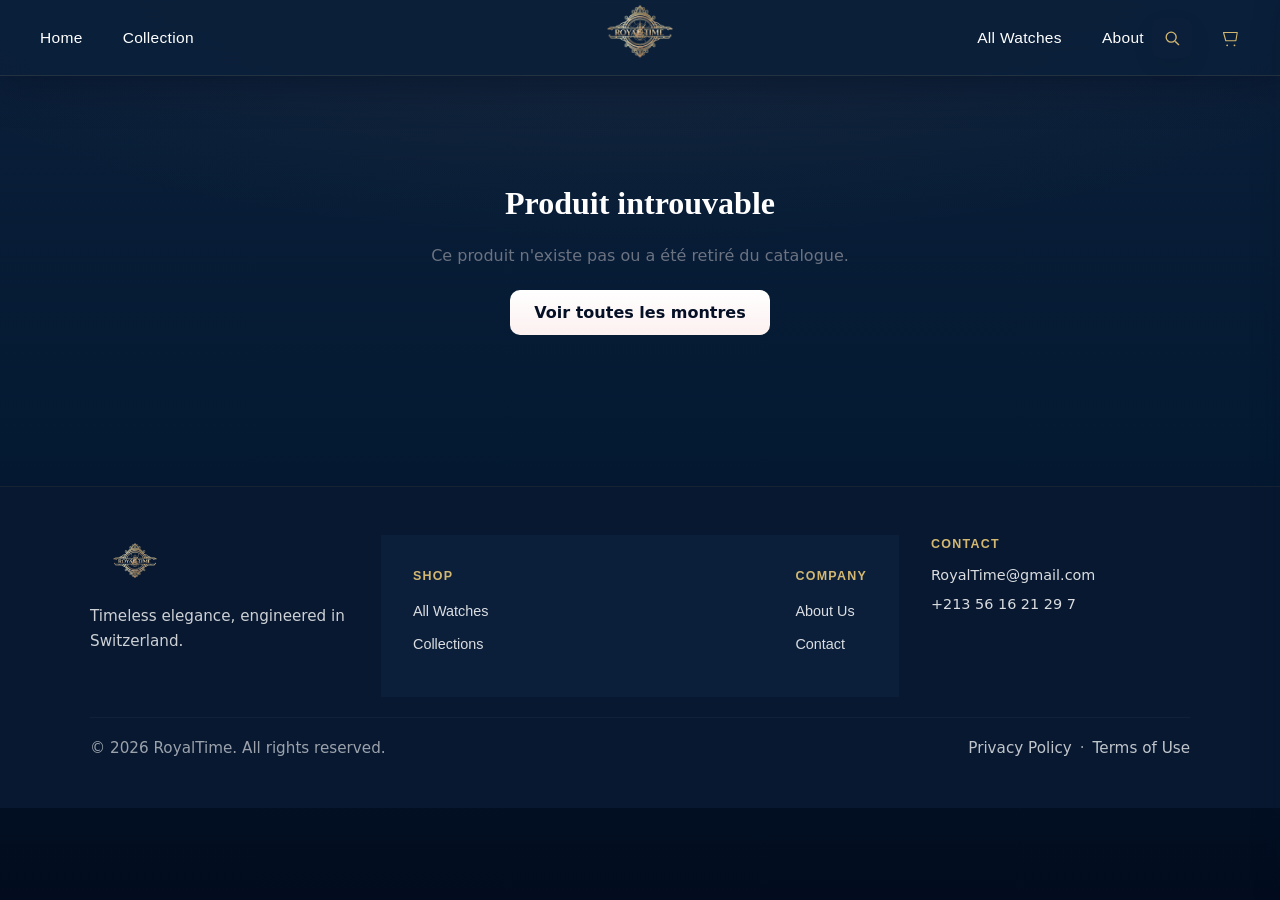
<file: code/fiche/fiche.html>
<!DOCTYPE html>
<html lang="fr">
<head>
  <meta charset="UTF-8">
  <meta name="viewport" content="width=device-width, initial-scale=1.0">
<meta http-equiv="Content-Security-Policy" content="
  default-src 'none';
  style-src 'self' 'unsafe-inline' https://fonts.googleapis.com;
  script-src 'self'
    'sha256-ieoeWczDHkReVBsRBqaal5AFMlBtNjMzgwKvLqi/tSU='
    'sha256-v1KqJB4A8TXcv4z7p0eFbBcZJ4xN1hKXFVUfLUFmE8='
    'sha256-lI7kqTaE2A5pM0O6bbjyGLPhsK+Xq7WPh8m8tz7ZhGA='
    'sha256-0rEpHddlSKZjqD6F8fHmBSLPG8BXHShBzVc2Wx5GVQA='
    'sha256-KIdz2NUcva/i90QO+dGQ8sm7aBgGVkU5n+r+QVaES+U=';
  img-src 'self' data: https://fonts.gstatic.com https://fonts.googleapis.com;
  font-src https://fonts.gstatic.com https://fonts.googleapis.com;
  connect-src 'self';
  base-uri 'self';
">  <title>Fiche produit — RoyalTime</title>

  <link rel="preconnect" href="https://fonts.googleapis.com">
  <link rel="preconnect" href="https://fonts.gstatic.com" crossorigin>
  <link href="https://fonts.googleapis.com/css2?family=Playfair+Display:wght@400;600;700;900&family=Inter:wght@300;400;500;600;700&display=swap" rel="stylesheet">

  <!-- CSS du site commun (navbar, footer) depuis home-page -->
   <link rel="stylesheet" href="./fiche.css">
  <link rel="stylesheet" href="../home-page/style.css">
   
  

  <link rel="icon" href="../image/Gemini_Generated_Image_skhy5wskhy5wskhy-removebg-preview.png">
<!-- 
  <style>
    :root {
      --gold:#C9A84A; --gold-dark:#b99638;
      --navy:#051026; --navy-mid:#0b1f3a;
      --bg:#f6f5f3; --white:#fff;
      --muted:#6b7280; --border:rgba(2,8,23,0.08);
      --r:14px;
    }
    
    body {
      font-family:Inter,system-ui,Arial,sans-serif;
      background:var(--bg); color:var(--navy);
      -webkit-font-smoothing:antialiased; margin:0;
    }

    /* BREADCRUMB */
      *, *::before, *::after{box-sizing:border-box}
      html,body{height:100%;margin:0;padding:0}
      body{font-family:Inter,system-ui,Arial,sans-serif;background:var(--bg);color:var(--navy);-webkit-font-smoothing:antialiased}

      /* Mobile-first layout */
      .fiche-breadcrumb{max-width:1100px;margin:0.8rem auto;padding:0 1rem;font-size:.9rem;color:var(--muted)}
      .fiche-breadcrumb a{color:var(--muted);text-decoration:none}

      .fiche-container{max-width:1100px;margin:0.8rem auto;padding:0 1rem}
      .fiche-grid{display:grid;grid-template-columns:1fr;gap:1rem;align-items:start}

      .fiche-media{position:relative}
      .fiche-img-wrap{background:var(--white);border-radius:12px;box-shadow:0 12px 36px rgba(2,8,23,0.06);aspect-ratio:1/1;display:flex;align-items:center;justify-content:center;padding:1rem;overflow:hidden}
      .fiche-img-wrap img{width:100%;height:100%;object-fit:contain;transition:transform .28s ease}
      .fiche-img-wrap:hover img{transform:scale(1.03)}

      .fiche-hotspot{position:absolute;right:10px;bottom:10px;background:rgba(0,0,0,0.6);color:#fff;padding:8px 10px;border-radius:10px;display:flex;gap:8px;align-items:center}
      .fiche-hotspot .price{font-weight:700}
      .btn-hot{background:var(--gold);color:var(--navy);border:none;padding:.4rem .6rem;border-radius:8px;cursor:pointer;font-weight:700}

      .fiche-info{display:flex;flex-direction:column;gap:.9rem}
      .fiche-badge{display:inline-block;background:linear-gradient(135deg,var(--gold),var(--gold-dark));color:var(--navy);font-size:.78rem;font-weight:700;padding:.25rem .6rem;border-radius:999px;width:fit-content}
      .fiche-title{font-family:'Playfair Display',serif;font-size:1.4rem;margin:0}
      .fiche-price{font-size:1.25rem;font-weight:700;color:var(--gold)}
      .fiche-description{font-size:.98rem;line-height:1.6;color:#374151}

      .fiche-label{font-size:.78rem;font-weight:600;letter-spacing:.08em;text-transform:uppercase;color:var(--muted);margin:0 0 .4rem}
      .fiche-features-list{list-style:none;padding:0;margin:0;display:flex;flex-wrap:wrap;gap:.4rem}
      .fiche-features-list li{background:rgba(201,168,74,.12);border:1px solid rgba(201,168,74,.25);color:#7a5c1e;font-size:.85rem;padding:.25rem .7rem;border-radius:999px}

      .fiche-specs-wrap{background:var(--white);border-radius:10px;overflow:hidden;box-shadow:0 4px 12px var(--border)}
      .fiche-specs{width:100%;border-collapse:collapse;font-size:.92rem}
      .fiche-specs th{padding:.6rem .8rem;text-align:left;background:#f9f8f6;color:var(--navy-mid);font-weight:600}
      .fiche-specs td{padding:.6rem .8rem;color:#374151}

      .fiche-actions{display:flex;flex-direction:column;gap:.6rem}
      .btn-gold{background:linear-gradient(180deg,var(--gold),var(--gold-dark));color:var(--navy);border:none;padding:.9rem;border-radius:10px;font-size:1rem;font-weight:700;cursor:pointer;width:100%}
      .btn-outline{background:var(--white);color:var(--navy);border:1.5px solid var(--border);padding:.9rem;border-radius:10px;font-weight:600;text-decoration:none;text-align:center}

      .fiche-similar-section{max-width:1100px;margin:1.5rem auto;padding:0 1rem}
      .fiche-similar-grid{display:grid;grid-template-columns:repeat(2,1fr);gap:.8rem}
      .similar-card{background:var(--white);border-radius:10px;overflow:hidden;box-shadow:0 8px 30px rgba(2,8,23,.06);display:flex;flex-direction:column}
      .similar-card img{width:100%;aspect-ratio:1/1;object-fit:cover}

      /* modal (mobile friendly) */
      .rt-modal{position:fixed;inset:0;display:flex;align-items:center;justify-content:center;background:rgba(2,8,23,0.6);z-index:9999;opacity:0;pointer-events:none;transition:opacity .18s}
      .rt-modal.open{opacity:1;pointer-events:auto}
      .rt-modal-box{background:#fff;padding:1rem;border-radius:12px;max-width:900px;width:94%;display:flex;flex-direction:column;gap:1rem}
      .rt-modal-box img{max-width:100%;height:auto;display:block;margin:0 auto}
      .rt-modal-body{padding:0}

      @media(min-width:780px){
        .fiche-container{padding:0 1.5rem;margin-top:1.5rem}
        .fiche-grid{grid-template-columns:1fr 1fr;gap:2.5rem}
        .fiche-media{position:sticky;top:2rem}
        .fiche-img-wrap{padding:2rem}
        .fiche-title{font-size:clamp(1.6rem,2.2vw,2.4rem)}
        .fiche-similar-grid{grid-template-columns:repeat(4,1fr)}
        .rt-modal-box{flex-direction:row;align-items:center}
        .rt-modal-box img{width:40%}
      }
    
    
    .similar-card:hover { transform:translateY(-6px); box-shadow:0 18px 50px rgba(2,8,23,.12); }
    .similar-card img { width:100%; aspect-ratio:1/1; object-fit:cover; }
    .similar-card h4 { font-size:.95rem; font-weight:600; padding:.75rem 1rem .25rem; margin:0; }
    .similar-price { padding:0 1rem 1rem; font-size:.9rem; font-weight:700; color:var(--gold); }
  </style> -->
</head>

<body>

<!-- ═══════════════════════════ NAVBAR ═══════════════════════ -->
<nav class="site-nav">
  <ul class="nav-left">
    <li><a href="../home-page/index.html">Home</a></li>
    <li><a href="../Categorie/categorie2.html">Collection</a></li>
  </ul>

  <div id="logo">
    <a href="../home-page/index.html">
      <img src="../image/Gemini_Generated_Image_skhy5wskhy5wskhy-removebg-preview.png" alt="Logo">
    </a>
  </div>

  <ul class="nav-right">
    <li><a href="../allwatches/allwatches.html">All Watches</a></li>
    <li><a href="../about/about.html">About</a></li>
  </ul>

  <div class="nav-actions">
    <button class="burger" aria-label="Ouvrir le menu" aria-expanded="false">
      <svg width="26" height="16" viewBox="0 0 26 16" fill="none" aria-hidden="true">
        <rect y="0" width="26" height="2" rx="1" fill="#D4B872"/>
        <rect y="7" width="26" height="2" rx="1" fill="#D4B872"/>
        <rect y="14" width="26" height="2" rx="1" fill="#D4B872"/>
      </svg>
    </button>

    <div class="recherche">
      <a href="../barre-de-recherche/barre.html" class="search-link" aria-label="Recherche">
        <svg width="20" height="20" viewBox="0 0 24 24" fill="none" aria-hidden="true">
          <circle cx="11" cy="11" r="6" stroke="#D4B872" stroke-width="1.6" fill="none"/>
          <path d="M20 20l-3.6-3.6" stroke="#D4B872" stroke-width="1.6" stroke-linecap="round"/>
        </svg>
      </a>
    </div>

    <a href="../panier/panier.html" class="cart-link" aria-label="Panier" style="position:relative">
      <svg width="22" height="22" viewBox="0 0 24 24" fill="none" aria-hidden="true">
        <path d="M6 6h15l-1.5 9h-11L6 6z" stroke="#D4B872" stroke-width="1.2" stroke-linejoin="round" fill="none"/>
        <circle cx="10" cy="20" r="1" fill="#D4B872"/>
        <circle cx="18" cy="20" r="1" fill="#D4B872"/>
      </svg>
      <span class="cart-count" aria-hidden="true"></span>
    </a>
  </div>

  <div class="mobile-menu" id="mobileMenu" aria-hidden="true">
    <button class="mobile-close" aria-label="Fermer le menu">
      <svg width="18" height="18" viewBox="0 0 24 24" fill="none" aria-hidden="true">
        <path d="M6 6L18 18" stroke="#D4B872" stroke-width="1.6" stroke-linecap="round"/>
        <path d="M6 18L18 6" stroke="#D4B872" stroke-width="1.6" stroke-linecap="round"/>
      </svg>
    </button>
    <ul>
      <li><a href="../home-page/index.html">Home</a></li>
      <li><a href="../Categorie/categorie2.html">Collection</a></li>
      <li><a href="../Categorie/categorie2.html">All Watches</a></li>
      <li><a href="../about/about.html">About</a></li>
      <li><a href="../barre-de-recherche/barre.html">Recherche</a></li>
      <li><a href="../panier/panier.html">Panier</a></li>
    </ul>
  </div>
</nav>

<!-- ═══════════════════════ BREADCRUMB ═══════════════════════ -->
<nav class="fiche-breadcrumb" id="fiche-breadcrumb" aria-label="Fil d'Ariane"></nav>

<!-- ═══════════════════════ CONTENU ══════════════════════════ -->
<main id="fiche-main">
  <div class="fiche-container">
    <div class="fiche-grid">

      <!-- Image -->
      <div class="fiche-media">
        <div class="fiche-img-wrap">
          <img id="fiche-img" src="" alt="">
            <div class="fiche-hotspot" id="ficheHotspot" role="button" aria-label="Aperçu et ajouter au panier">
              <div class="price" id="hotspotPrice">€0</div>
              <button class="btn-hot" id="hotspotAdd">Ajouter</button>
            </div>
        </div>
      </div>

      <!-- Infos -->
      <div class="fiche-info">
        <span id="fiche-badge" class="fiche-badge"></span>
        <h1 id="fiche-title" class="fiche-title"></h1>
        <div id="fiche-price" class="fiche-price"></div>
        <p id="fiche-description" class="fiche-description"></p>

        <div>
          <p class="fiche-label">Caractéristiques</p>
          <ul id="fiche-features" class="fiche-features-list"></ul>

    <!-- Modal preview -->
    <div class="rt-modal" id="rtModal" aria-hidden="true">
      <div class="rt-modal-box" role="dialog" aria-modal="true">
        <img id="rtModalImg" src="" alt="Preview">
        <div class="rt-modal-body">
          <h3 id="rtModalTitle">Produit</h3>
          <p id="rtModalPrice" style="font-weight:700;color:var(--gold)">€0</p>
          <div style="margin-top:1rem"><button id="rtModalAdd" class="btn-gold">Ajouter au panier</button></div>
        </div>
        <div style="margin-left:8px"><button class="rt-modal-close" id="rtModalClose">✕</button></div>
      </div>
    </div>
        </div>

        <div>
          <p class="fiche-label">Spécifications techniques</p>
          <div class="fiche-specs-wrap">
            <table class="fiche-specs">
              <tbody id="fiche-specs"></tbody>
            </table>
          </div>
        </div>

        <div class="fiche-actions">
          <button id="addToCartBtn" class="btn-gold">🛒 Ajouter au panier</button>
          <a href="../panier/panier.html" class="btn-outline">Voir le panier</a>
        </div>
      </div>

    </div>
  </div>

  <!-- Produits similaires -->
  <section id="fiche-similar-section" class="fiche-similar-section">
    <h2>Vous aimerez aussi</h2>
    <div id="fiche-similar" class="fiche-similar-grid"></div>
  </section>
</main>

<!-- ═══════════════════════ FOOTER ═══════════════════════════ -->
<footer class="site-footer">
  <div class="container footer-top">
    <div class="footer-brand">
      <a href="#"><img src="../image/Gemini_Generated_Image_skhy5wskhy5wskhy-removebg-preview.png" alt="RoyalTime" class="footer-logo"></a>
      <p class="brand-note">Timeless elegance, engineered in Switzerland.</p>
    </div>
    <nav class="footer-nav">
      <div>
        <h4>Shop</h4>
        <ul>
          <li><a href="../Categorie/categorie2.html">All Watches</a></li>
          <li><a href="../Categorie/categorie2.html">Collections</a></li>
        </ul>
      </div>
      <div>
        <h4>Company</h4>
        <ul>
          <li><a href="../about/about.html">About Us</a></li>
          <li><a href="../contact/contact.html">Contact</a></li>
        </ul>
      </div>
    </nav>
    <div class="footer-contact">
      <h4>Contact</h4>
      <p>RoyalTime@gmail.com</p>
      <p>+213 56 16 21 29 7</p>
    </div>
  </div>
  <div class="container footer-bottom">
    <div class="legal">© <span id="year"></span> RoyalTime. All rights reserved.</div>
    <div class="policies"><a href="#">Privacy Policy</a> · <a href="#">Terms of Use</a></div>
  </div>
</footer>

<!-- ═══════════════════════ SCRIPTS ══════════════════════════ -->
<!--
  ORDRE OBLIGATOIRE :
  1. products.js  → définit ROYALTIME_PRODUCTS
  2. panier.js    → définit RoyalCart
  3. fiche.js     → lit l'id et injecte les données
  4. main.js      → navbar, badges
-->
<script src="../javascript/products.js"></script>
<script src="../panier/panier.js"></script>
<script src="fiche.js"></script>
<script src="../javascript/main.js"></script>

<!-- <script id="fiche-hotspot-script">
  // Hotspot + modal wiring for fiche page
  document.addEventListener('DOMContentLoaded', function(){
    const hotspot = document.getElementById('ficheHotspot');
    const hotspotPrice = document.getElementById('hotspotPrice');
    const hotspotAdd = document.getElementById('hotspotAdd');
    const img = document.getElementById('fiche-img');
    const titleEl = document.getElementById('fiche-title');
    const priceEl = document.getElementById('fiche-price');
    const addBtn = document.getElementById('addToCartBtn');

    const modal = document.getElementById('rtModal');
    const modalImg = document.getElementById('rtModalImg');
    const modalTitle = document.getElementById('rtModalTitle');
    const modalPrice = document.getElementById('rtModalPrice');
    const modalAdd = document.getElementById('rtModalAdd');
    const modalClose = document.getElementById('rtModalClose');

    function formatMoney(t){ return '€' + Number(t||0).toLocaleString('fr-FR', {minimumFractionDigits:2}); }

    // update hotspot values from page content
    function refreshHotspot(){
      const priceText = priceEl ? priceEl.textContent.replace(/[€\s]/g,'') : '0';
      hotspotPrice.textContent = priceEl ? priceEl.textContent : formatMoney(0);
      hotspotAdd.dataset.price = priceText;
      hotspotAdd.dataset.title = titleEl ? titleEl.textContent.trim() : '';
      hotspotAdd.dataset.id = addBtn ? addBtn.dataset.id : ('p_' + Date.now());
      hotspot.style.display = '';
    }
    refreshHotspot();

    hotspot.addEventListener('click', function(e){
      e.preventDefault();
      modalImg.src = img.src || '';
      modalTitle.textContent = titleEl ? titleEl.textContent : 'Produit';
      modalPrice.textContent = priceEl ? priceEl.textContent : formatMoney(0);
      modal.classList.add('open'); modal.setAttribute('aria-hidden','false');
    });
    modalClose.addEventListener('click', function(){ modal.classList.remove('open'); modal.setAttribute('aria-hidden','true'); });
    modal.addEventListener('click', function(e){ if(e.target === modal) { modal.classList.remove('open'); modal.setAttribute('aria-hidden','true'); } });

    modalAdd.addEventListener('click', function(){
      // prefer the page's existing add button handler if present
      if(addBtn){ addBtn.click(); }
      else {
        const id = hotspotAdd.dataset.id || ('p_'+Date.now());
        const title = hotspotAdd.dataset.title || (titleEl?titleEl.textContent:'Produit');
        const price = hotspotAdd.dataset.price || 0;
        const image = img ? img.src : '';
        if(window.RoyalCart && typeof window.RoyalCart.add === 'function'){
          window.RoyalCart.add({ id, title, price, image, qty:1 });
        }
      }
      modal.classList.remove('open'); modal.setAttribute('aria-hidden','true');
    });

  });
</script> -->
<script id="year-script">
  document.addEventListener("DOMContentLoaded", function(){
    const y = document.getElementById("year");
    if (y) y.textContent = new Date().getFullYear();
  });
</script>

</body>
</html>
</file>
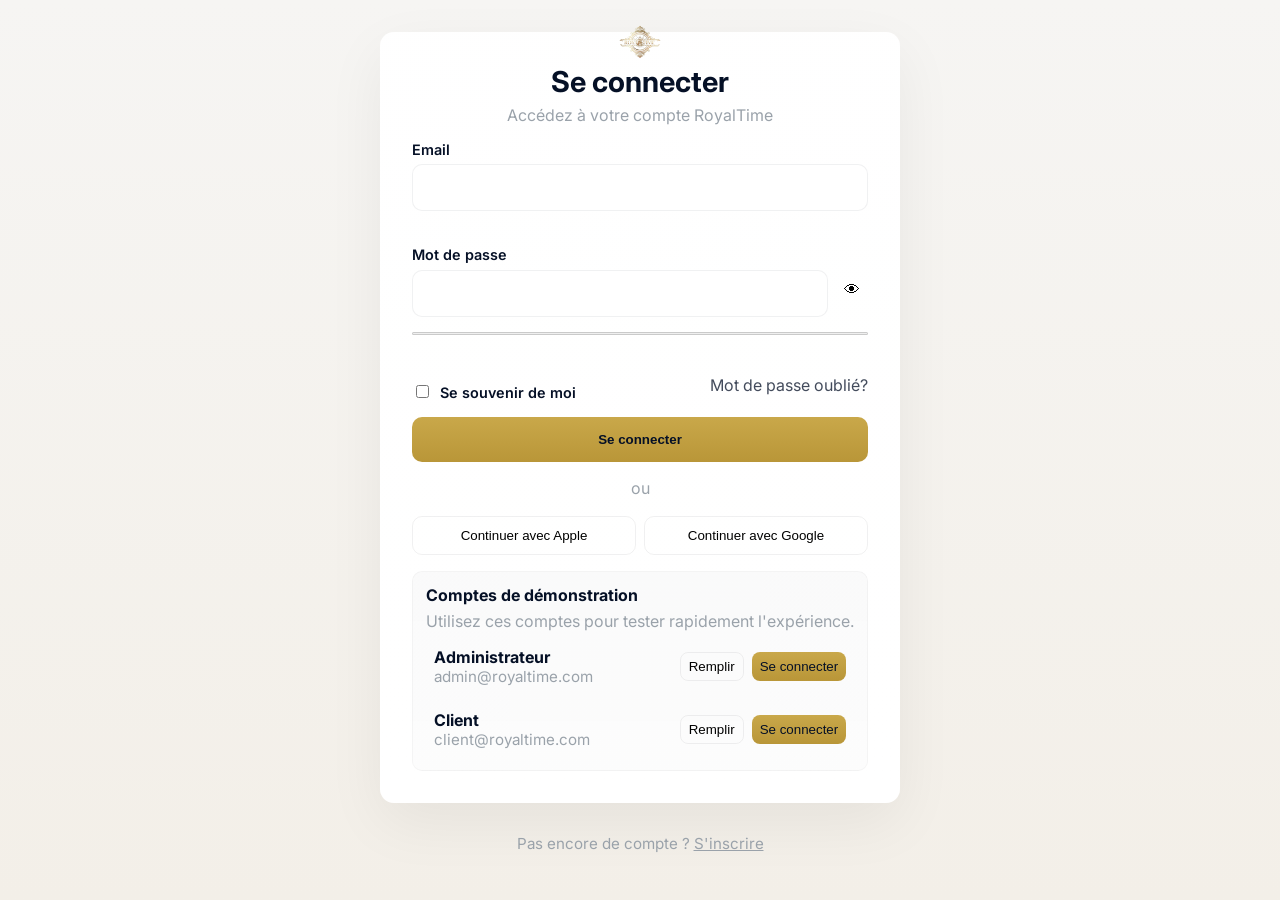
<file: code/login/login.html>
<!doctype html>
<html lang="fr">
<head>
  <meta charset="utf-8">
  <meta name="viewport" content="width=device-width,initial-scale=1">
  <title>Connexion — RoyalTime</title>
  <link rel="icon" href="../image/Gemini_Generated_Image_skhy5wskhy5wskhy-removebg-preview.png">
  <link rel="stylesheet" href="login.css">
</head>
<body>
  <main class="auth-shell">
    <header class="auth-header">
      <a href="../home-page/index.html" class="brand">
        <img src="../image/Gemini_Generated_Image_skhy5wskhy5wskhy-removebg-preview.png" alt="RoyalTime" class="brand-logo">
      </a>
    </header>

    <section class="auth-card" aria-labelledby="login-title">
      <h1 id="login-title">Se connecter</h1>
      <p class="sub">Accédez à votre compte RoyalTime</p>

      <form id="loginForm" novalidate>
        <label for="email">Email</label>
        <input id="email" name="email" type="email" inputmode="email" autocomplete="email" required>
        <div class="field-error" id="emailError" aria-live="polite"></div>

        <label for="password">Mot de passe</label>
        <div class="password-row">
          <input id="password" name="password" type="password" autocomplete="current-password" required minlength="8">
          <button type="button" class="pw-toggle" aria-label="Afficher le mot de passe">👁</button>
        </div>
        <meter id="pwStrength" min="0" max="4" value="0"></meter>
        <div class="field-error" id="passwordError" aria-live="polite"></div>

        <div class="row between">
          <label class="remember"><input type="checkbox" id="remember"> Se souvenir de moi</label>
          <a href="#" class="forgot">Mot de passe oublié?</a>
        </div>

        <button class="btn-primary" id="submitBtn" type="submit">Se connecter</button>
      </form>

      <div class="or">ou</div>
      <div class="socials">
        <button class="btn-ghost" data-provider="apple">Continuer avec Apple</button>
        <button class="btn-ghost" data-provider="google">Continuer avec Google</button>
      </div>

      <section class="demo-accounts" aria-label="Comptes de démonstration">
        <h3>Comptes de démonstration</h3>
        <p class="muted">Utilisez ces comptes pour tester rapidement l'expérience.</p>
        <ul id="demoList" class="demo-list" aria-live="polite"></ul>
      </section>
    </section>

    <footer class="auth-footer">
      <p>Pas encore de compte ? <a href="signup.html">S'inscrire</a></p>
    </footer>
  </main>

  <script src="login.js"></script>
  <script src="../panier/panier.js"></script>
</body>
</html>
</file>
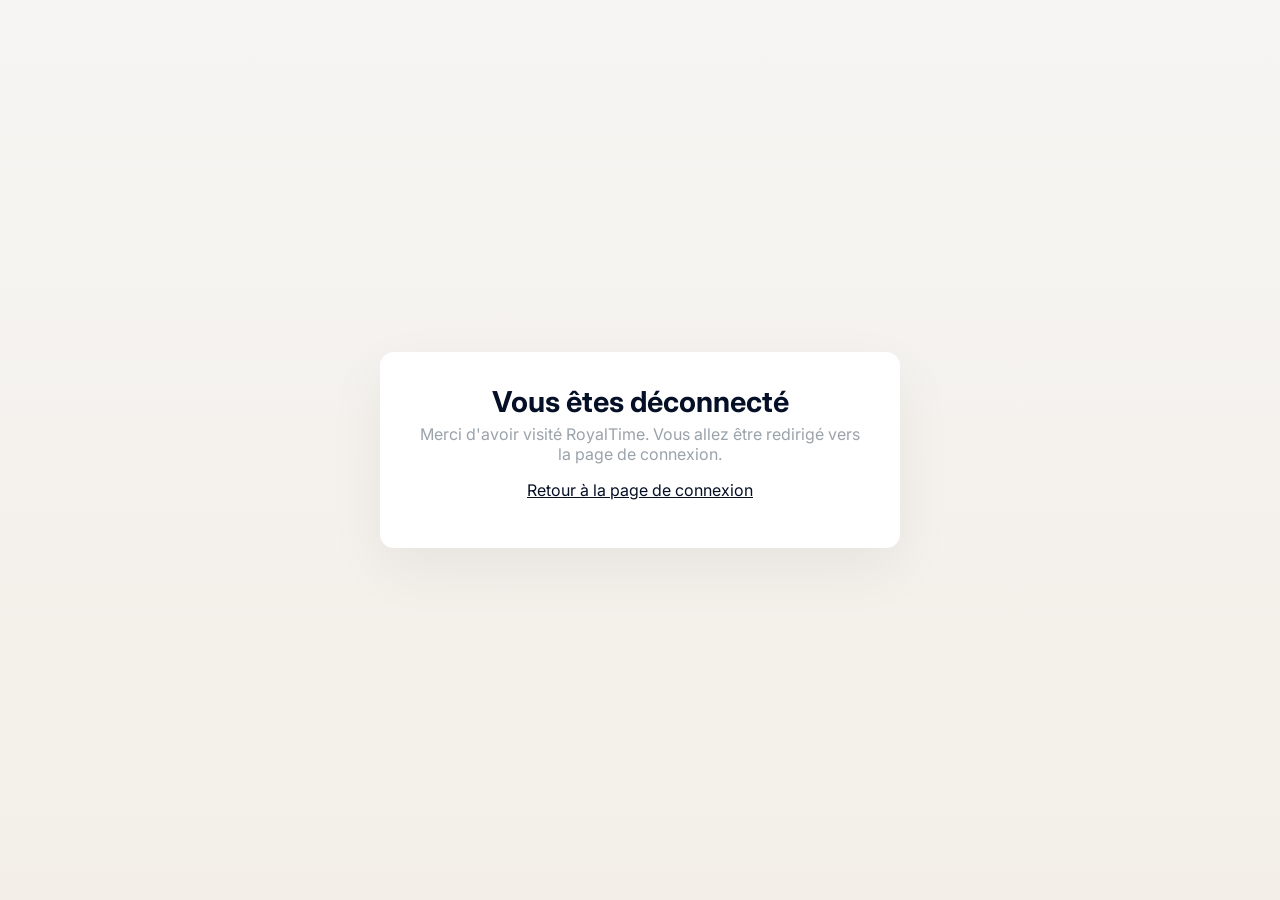
<file: code/login/logout.html>
<!doctype html>
<html lang="fr">
<head>
  <meta charset="utf-8">
  <meta name="viewport" content="width=device-width,initial-scale=1">
  <title>Déconnexion — RoyalTime</title>
  <link rel="stylesheet" href="login.css">
</head>
<body>
  <main class="auth-shell">
    <section class="auth-card" aria-live="polite">
      <h1>Vous êtes déconnecté</h1>
      <p class="sub">Merci d'avoir visité RoyalTime. Vous allez être redirigé vers la page de connexion.</p>
      <p style="margin-top:1rem"><a href="login.html">Retour à la page de connexion</a></p>
    </section>
  </main>

  <script>
    // clear auth token and redirect to login
    try{ localStorage.removeItem('royaltime_auth'); }catch(e){}
    setTimeout(()=>{ location.href = 'login.html'; }, 1100);
  </script>
</body>
</html>
</file>
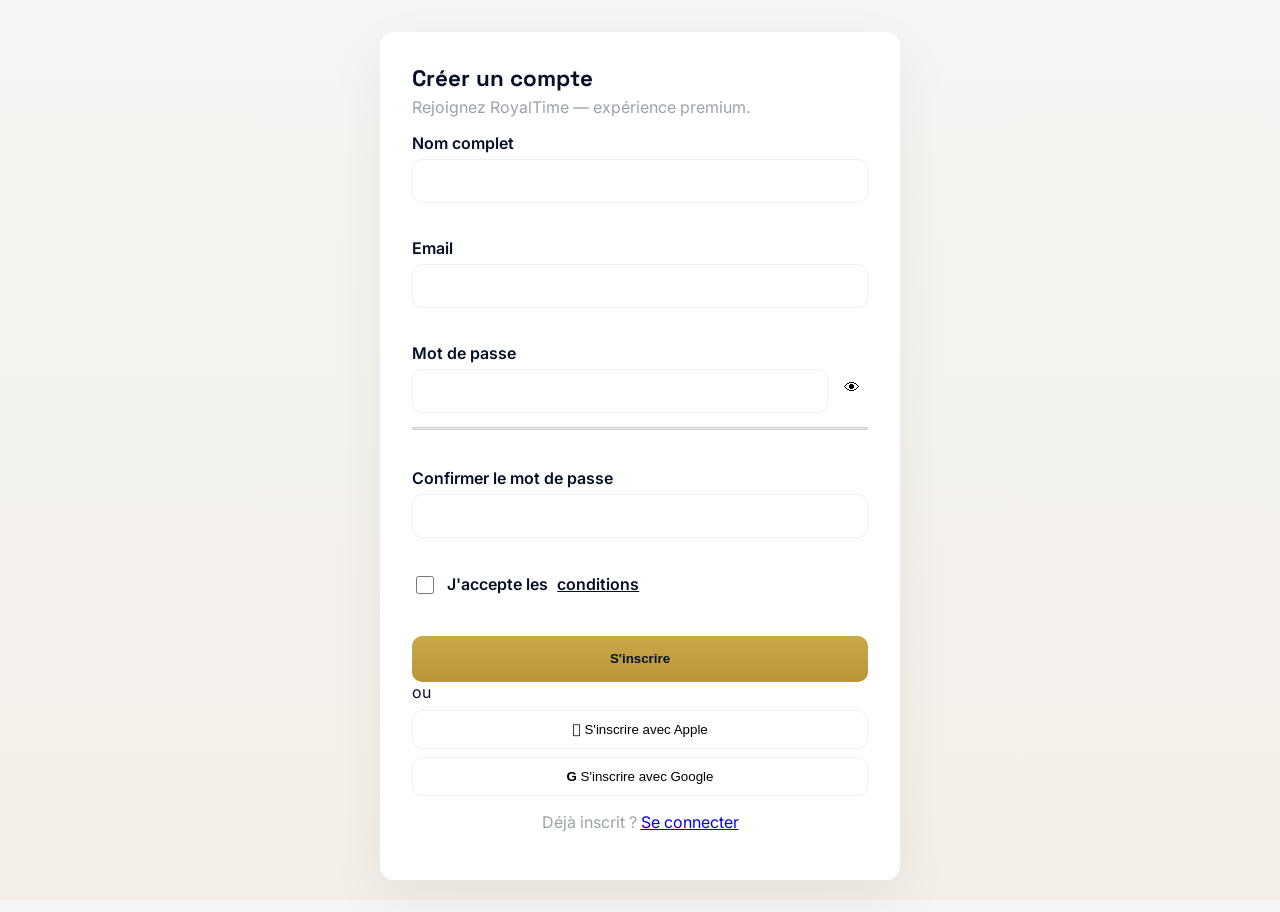
<file: code/login/signup.html>
<!doctype html>
<html lang="fr">
<head>
  <meta charset="utf-8">
  <meta name="viewport" content="width=device-width,initial-scale=1">
  <title>S'inscrire — RoyalTime</title>
  <link rel="stylesheet" href="signup.css">
  <link rel="icon" href="../image/Gemini_Generated_Image_skhy5wskhy5wskhy-removebg-preview.png">
</head>
<body>
  <main class="auth-shell">
    <section class="auth-card" aria-labelledby="signup-title">
      <h1 id="signup-title">Créer un compte</h1>
      <p class="sub">Rejoignez RoyalTime — expérience premium.</p>

      <form id="signupForm" novalidate>
        <label for="name">Nom complet</label>
        <input id="name" name="name" type="text" required minlength="2">
        <div class="field-error" id="nameError" aria-live="polite"></div>

        <label for="email">Email</label>
        <input id="email" name="email" type="email" autocomplete="email" required>
        <div class="field-error" id="emailError" aria-live="polite"></div>

        <label for="password">Mot de passe</label>
        <div class="password-row">
          <input id="password" name="password" type="password" required minlength="8">
          <button type="button" class="pw-toggle" aria-label="Afficher le mot de passe">👁</button>
        </div>
        <meter id="pwStrength" min="0" max="4" value="0"></meter>
        <div class="field-error" id="passwordError" aria-live="polite"></div>

        <label for="confirm">Confirmer le mot de passe</label>
        <input id="confirm" name="confirm" type="password" required minlength="8">
        <div class="field-error" id="confirmError" aria-live="polite"></div>

        <label class="terms"><input id="terms" type="checkbox"> J'accepte les <a href="#">conditions</a></label>
        <div class="field-error" id="termsError" aria-live="polite"></div>

        <button class="btn-primary" id="signupBtn" type="submit">S'inscrire</button>
      </form>

      <div class="or">ou</div>
      <div class="socials">
        <button class="btn-ghost" data-provider="apple">S'inscrire avec Apple</button>
        <button class="btn-ghost" data-provider="google">S'inscrire avec Google</button>
      </div>

      <p class="auth-footer">Déjà inscrit ? <a href="login.html">Se connecter</a></p>
    </section>
  </main>

  <script src="signup.js"></script>
  <script src="../panier/panier.js"></script>
</body>
</html>
</file>
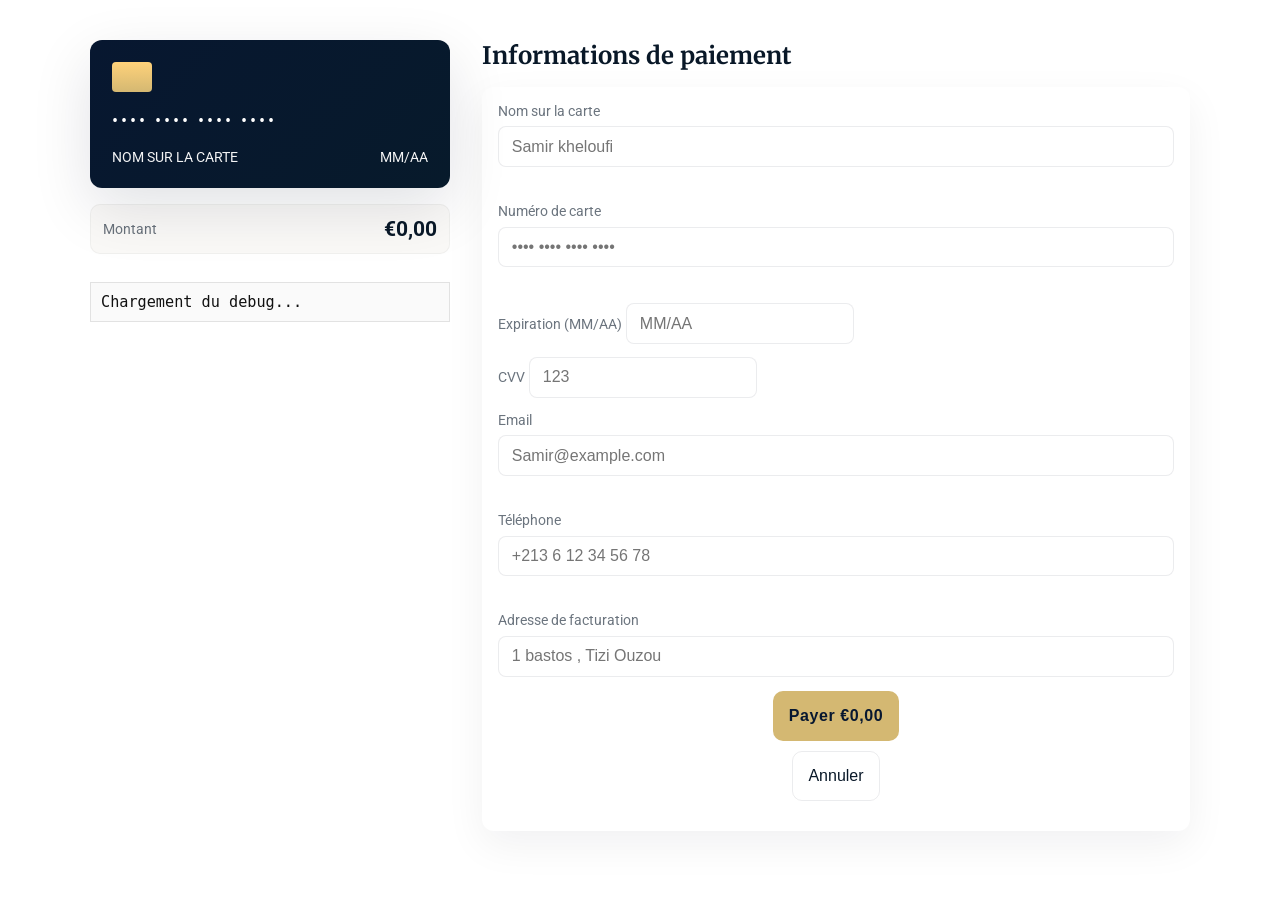
<file: code/paiment-page/paiment.html>
<!DOCTYPE html>
<html lang="fr">
<head>
	<meta charset="utf-8">
	<meta name="viewport" content="width=device-width,initial-scale=1">
	<title>Paiement — RoyalTime</title>
	<link rel="stylesheet" href="../home-page/style.css">
	<link rel="stylesheet" href="paiment.css">
</head>
<body>
	<main class="payment container">
		<section class="payment-card">
			<div class="card-visual">
				<div class="chip"></div>
				<div class="card-number" id="displayNumber">•••• •••• •••• ••••</div>
				<div class="card-row">
					<div class="card-name" id="displayName">NOM SUR LA CARTE</div>
					<div class="card-expiry" id="displayExpiry">MM/AA</div>
				</div>
			</div>
			<div class="summary">
				<div class="amount-label">Montant</div>
				<div class="amount" id="amountTotal">€0</div>
			</div>
			<!-- Debug: affiche le contenu du panier pour diagnostiquer -->
			<pre id="cartDebug" style="background:#fafafa;border:1px solid #e2e2e2;padding:10px;margin-top:0.75rem;white-space:pre-wrap;font-size:.95rem;color:#111">Chargement du debug...</pre>
		</section>

		<section class="payment-form">
			<h2>Informations de paiement</h2>
			<form id="paymentForm" novalidate>
				<div class="row">
					<label for="cardName">Nom sur la carte</label>
					<input id="cardName" name="cardName" type="text" placeholder="Samir kheloufi" required>
					<small class="error" id="errName"></small>
				</div>

				<div class="row">
					<label for="cardNumber">Numéro de carte</label>
					<input id="cardNumber" name="cardNumber" inputmode="numeric" autocomplete="cc-number" maxlength="23" placeholder="•••• •••• •••• ••••" required>
					<small class="error" id="errNumber"></small>
				</div>

				<div class="row split">
					<div>
						<label for="expiry">Expiration (MM/AA)</label>
						<input id="expiry" name="expiry" inputmode="numeric" maxlength="5" placeholder="MM/AA" required>
						<small class="error" id="errExpiry"></small>
					</div>
					<div>
						<label for="cvv">CVV</label>
						<input id="cvv" name="cvv" inputmode="numeric" maxlength="4" placeholder="123" required>
						<small class="error" id="errCvv"></small>
					</div>
				</div>

				<div class="row">
					<label for="email">Email</label>
					<input id="email" name="email" type="email" placeholder="Samir@example.com" required>
					<small class="error" id="errEmail"></small>
				</div>

				<div class="row">
					<label for="phone">Téléphone</label>
					<input id="phone" name="phone" inputmode="tel" placeholder="+213 6 12 34 56 78">
					<small class="error" id="errPhone"></small>
				</div>

				<div class="row">
					<label for="address">Adresse de facturation</label>
					<input id="address" name="address" placeholder="1 bastos , Tizi Ouzou">
				</div>

				<div class="row actions">
					<button type="submit" class="btn-primary" id="payBtn">Payer €0</button>
					<button type="button" class="btn-secondary" id="btnCancel">Annuler</button>
				</div>
			</form>

			<div id="success" class="success" hidden>
				<h3>Paiement réussi</h3>
				<p>Merci — votre paiement a été autorisé.</p>
			</div>
		</section>
	</main>

	<script src="paiment.js"></script>
	<script src="../javascript/main.js"></script>
</body>
</html>
</file>
<file: code/home-page/style.css>
@import url('https://fonts.googleapis.com/css2?family=Finlandica+Headline:ital,wght@0,100..900;1,100..900&family=Roboto:ital,wght@0,100..900;1,100..900&display=swap');
*{
    margin: 0;
    padding: 0;
}
nav{
    position: relative;
    display: flex;
    justify-content: space-between;
    align-items: center;
    background-color: #0B1F3A;
    padding: 2em;
}
.nav-left,
.nav-right{
    display: flex;
    list-style: none;
    gap: 1.5rem;
    margin: 0;
    padding: 0;
}
ul li {
    color: white;
    padding: 0 1rem;
    cursor: pointer;
    font-family: 'Finlandica Headline', sans-serif;
    position: relative;
    overflow: hidden;
    transition: color 0.35s ease, transform 0.25s ease;
}
ul li{font-size:1rem}

/* Modern hover underline + sheen effect */
ul li::after{
    content: "";
    position: absolute;
    left: 50%;
    bottom: 8px;
    transform: translateX(-50%) scaleX(0);
    transform-origin: center;
    width: 60%;
    height: 3px;
    background: linear-gradient(90deg, #D4B872 0%, #FFD27A 100%);
    border-radius: 3px;
    transition: transform 0.35s cubic-bezier(.2,.8,.2,1);
}

ul li:hover::after{
    transform: translateX(-50%) scaleX(1);
}


ul li::before{
    content: "";
    position: absolute;
    top: 0;
    left: -110%;
    width: 80%;
    height: 100%;
    background: linear-gradient(90deg, rgba(212,184,114,0.06) 0%, rgba(212,184,114,0.12) 50%, rgba(212,184,114,0.06) 100%);
    transform: skewX(-15deg);
    transition: left 0.45s cubic-bezier(.2,.8,.2,1);
    pointer-events: none;
}

ul li:hover::before{
    left: 130%;
}

ul li:hover{
    color: #D4B872;
    transform: translateY(-4px);
}

/* Focus (keyboard) accessibility */
ul li:focus{
    outline: none;
    color: #D4B872;
}
#logo {
    position: absolute;
    left: 50%;
    transform: translateX(-50%);
    z-index: 1;
}
#logo img {
    display: block;
    max-height: 90px;
    width: auto;
}

/* Nav actions (cart + burger) placed at the right */
.nav-actions{
    display:flex;
    align-items:center;
    gap:0.75rem;
    margin-left:0; /* keep nav-actions next to nav-right */
    z-index:2;
}

.search-link{display:inline-flex;align-items:center;justify-content:center;padding:6px;border-radius:8px;background:#0B1F3A;box-shadow:0 8px 24px rgba(9,24,40,0.06);width:40px;height:40px}
.search-link svg{display:block}
.search-link:hover{transform:translateY(-3px);box-shadow:0 18px 50px rgba(9,24,40,0.12);border-color:rgba(212,184,114,0.26)}
.search-link{transition:transform .18s ease,box-shadow .18s ease,border-color .18s ease}
.nav-actions .burger{order:1}
.nav-actions .cart-link{order:2}
.nav-actions .cart-link{margin-left:6px}
.nav-left{margin-right:auto}
.site-nav a{color:inherit;text-decoration:none}
.nav-right{display:flex;gap:1.5rem;align-items:center}
.cart-link{display:inline-flex;align-items:center;justify-content:center;padding:6px;border-radius:6px;color:#D4B872}
.cart-link svg{display:block}
.burger{display:none;background:transparent;border:none;padding:6px;border-radius:6px;cursor:pointer}
.burger svg{display:block}

/* Mobile menu (slide-in) */
.mobile-menu{
    position:fixed;
    top:0;
    right:0;
    height:100vh;
    width:280px;
    background:#0b1f3aa3;
    transform:translateX(110%);
    transition:transform .28s cubic-bezier(.2,.8,.2,1);
    padding:4.5rem 1.25rem 1.25rem 1.25rem;
    box-shadow:-12px 0 40px rgba(2,19,38,0.3);
    z-index:40;
}
.mobile-menu .mobile-close{
    position:absolute;
    top:14px;
    right:14px;
    background:transparent;
    border:none;
    padding:6px;
    display:inline-flex;
    align-items:center;
    justify-content:center;
    cursor:pointer;
    color:#D4B872;
}
.mobile-menu .mobile-close svg{display:block}
.mobile-menu ul{list-style:none;padding:1.25rem 0 0 0;margin:0;display:flex;flex-direction:column;gap:1rem}
.mobile-menu a{color:#fff;text-decoration:none;font-size:1.1rem;padding:0.5rem 0;display:block}

/* Hover / focus states for mobile menu links */
.mobile-menu a{transition: color .18s ease, background .18s ease, transform .18s ease, padding-left .18s ease}
.mobile-menu a:hover,
.mobile-menu a:focus{
    color: #0B1F3A;
    background: linear-gradient(90deg, rgba(212,184,114,0.12), rgba(212,184,114,0.06));
    padding-left: 0.6rem;
    border-radius: 6px;
    transform: translateX(-2px);
}
.mobile-menu a:focus{outline: 2px solid rgba(212,184,114,0.18);outline-offset:2px}
.mobile-menu.open{transform:translateX(0%)}
.mobile-menu ul{list-style:none;padding:0;margin:0;display:flex;flex-direction:column;gap:1rem}
.mobile-menu a{color:#fff;text-decoration:none;font-size:1.1rem;padding:0.5rem 0;display:block}

/* Hide default nav lists on small screens and show burger */
@media (max-width: 880px){
    .nav-left, .nav-right{display:none}
    /* show burger and fix it to the left edge */
    .burger{display:inline-flex; position:absolute; left:14px; top:50%; transform:translateY(-50%); z-index:4}
    /* keep action icons grouped on the right */
    .nav-actions{position:relative; width:100%; padding:0 1rem; display:flex; justify-content:flex-end; align-items:center; gap:0.5rem}
    .nav-actions .search-link, .nav-actions .cart-link{margin-left:0.5rem}
}

/* Ensure the logo remains centered while actions sit right */
@media (max-width:420px){
    #logo img{max-height:72px}
    .mobile-menu{width:86vw}
}

#logo h2{
    display: none;
}
.heropage{
    display: flex;
    background-color:#041932ec ;
    flex-direction: column;
    align-items: center;
    justify-content: center;
    height: 100vh;
    
    background-size: cover;
    background-position: center;
    z-index: 22;

}
.heropage h3{
    color: #D4B872;
    font-size: clamp(1rem, 2.4vw, 1.6rem);
    font-weight: 200;
    letter-spacing: 4px;
    margin-bottom: 1rem;
}
.heropage h1{
    color: white;
    font-size: clamp(2rem, 5vw, 3.5rem);
    text-align: center;
    max-width: 720px;
    letter-spacing: 3px;
    line-height:1.05;
}
.heropage{padding:0 1.25rem}
.heropage > h3, .heropage > h1, .heropage .description, .heropage .cta{z-index:2}
.description{font-size:clamp(1rem,2.2vw,1.25rem);max-width:680px}
.cta{display:flex;justify-content:center}
.image{
    position: absolute;
   
    width: 100%;
    height: 100%;
    object-fit: cover;
    z-index: -1;
}
.image img{
    height: 100%;
    width: 100%;

}
.description{
    margin-top: 1rem;
    color: white;
    font-size: 1.2rem;
    text-align: center;
    max-width: 500px;
}
.cta{
    margin-top: 2rem;
    height: 70px;
    
    border: none;
    color: #0B1F3A;
    font-weight: bold;
    border-radius: 3px;
    cursor: pointer;

}
button{
    padding: 0.5rem 1.5rem;
    font-size: 1rem;
     background: #D4B872;
    color : #0B1F3A;
    border: none;
    border-radius: 8px;
    height: 50px;
    cursor: pointer;
}
button:hover{
    background: #D4B872;
    color : #0B1F3A;
    border: 2px solid #D4B872;
    transition: all 0.3s ease;
}

/* Collection section - luxury modern styles */
.collection-section{
    padding: 4rem 2rem;
    background: #F3EFE8; /* blanc cassé */
    color: #0B1F3A; /* texte plus sombre pour contraste luxueux */
}
.collection-header{width:100%;text-align:center;margin-top:0;margin-bottom:2.5rem}
.collection-header h3{
    color: #7f6b48; /* subtil ton doré plus doux */
    font-weight: 300;
    letter-spacing: 3px;
    margin-bottom: 2.5rem;
    font-size: 3rem;
}
.collection-header h2{
    font-size: clamp(2.2rem, 5vw, 4rem);
    margin-bottom: 2.5rem; /* increased gap between title and grid */
    font-family: 'Finlandica Headline', sans-serif;
    color: #0B1F3A;
    line-height:1.02;
}
.collection-header p {
    font-size: clamp(1rem, 1.6vw, 1.1rem);
    margin-bottom: 5.25rem; /* increased gap between title and grid */
    font-family: 'Finlandica Headline', sans-serif;
    color: #0B1F3A;
    line-height:1.02;
}
.collection-wrap{position:relative}
.collection-grid{
    display: grid;
    grid-template-columns: repeat(3, 1fr);
    gap: 1.5rem;
    align-items: stretch;
}
.card{
    background: #FFFFFF; /* carte légèrement plus claire que le fond */
    border-radius: 12px;
    overflow: hidden;
    box-shadow: 0 8px 30px rgba(2,19,38,0.06);
    transition: transform 0.35s cubic-bezier(.2,.8,.2,1), box-shadow 0.35s ease;
    cursor: pointer;
    position: relative;
    border: 1px solid rgba(11,31,58,0.06);
}
.card{will-change:transform,box-shadow}
.card-media{position:relative;overflow:hidden;height:260px}
.card-media img{width:100%;height:100%;object-fit:cover;display:block;transition:transform 0.6s ease}
.card-body{padding:1rem 1.25rem}
.card-body h4{margin-bottom:.4rem;color:#0B1F3A;font-size:1.05rem}
.card-body p{color:rgba(11,31,58,0.8);font-size:clamp(.9rem,1.2vw,.98rem);line-height:1.6}

/* Ensure anchor-wrapped cards inherit styles and are full-width */
.card-link{display:block;color:inherit;text-decoration:none}
.product-card{display:block}

/* Truncate long descriptions for consistent card height */
.card-body p{display:-webkit-box;-webkit-line-clamp:3;-webkit-box-orient:vertical;overflow:hidden}

/* Hover luxe effect */
.card::after{
    content:"";
    position:absolute;
    inset:0;
    background:linear-gradient(120deg, rgba(212,184,114,0.04), rgba(212,184,114,0.01));
    opacity:0;
    transition:opacity 0.35s ease;
    pointer-events:none;
}
.card:hover{transform:translateY(-8px);box-shadow:0 18px 50px rgba(2,19,38,0.12)}
.card:hover::after{opacity:1}
.card:hover .card-media img{transform:scale(1.06) translateY(-6px)}

/* Collection cards: add centered 'Voir' badge and info lift on hover */
.card::before{
    content: 'Voir';
    position: absolute;
    left: 50%; top: 50%; transform: translate(-50%, -50%) translateY(6px);
    background: rgba(212,184,114,0.95);
    color: #071830; padding:8px 14px; border-radius:26px; font-weight:700; font-size:0.95rem;
    opacity: 0; transition: opacity .28s ease, transform .28s cubic-bezier(.2,.8,.2,1);
    pointer-events: none;
}
.card .card-body{transition: transform .28s ease, color .2s ease}
.card:hover::before{opacity:1;transform: translate(-50%, -50%) translateY(0)}
.card:hover .card-body{transform: translateY(-6px)}

/* Keyboard focus should match hover */
.card:focus{outline: 3px solid rgba(212,184,114,0.12);outline-offset:6px}
.card:focus::before{opacity:1;transform: translate(-50%, -50%) translateY(0)}
.card:focus .card-body{transform: translateY(-6px)}

/* Touch active (first tap) matches hover/focus visuals */
.card.touch-active::before{opacity:1;transform: translate(-50%, -50%) translateY(0)}
.card.touch-active .card-body{transform: translateY(-6px)}

/* Carousel controls */
.carousel-btn{
    display:none;
    position:absolute;
    top:50%;
    transform:translateY(-50%);
    background:rgba(11,31,58,0.75);
    color:#D4B872;
    border:none;
    width:44px;height:44px;border-radius:48%;font-size:1.5rem;cursor:pointer;
}
.carousel-btn.prev{left:3px}
.carousel-btn.next{right:3px}

/* Responsive: switch to carousel on small screens */
@media (max-width: 768px){
    .collection-grid{display:flex;gap:16px;transition:transform .35s ease;}
    .collection-wrap{overflow:hidden}
    .card{min-width:90%;flex:0 0 90%}
    .carousel-btn{display:block}
    .collection-header h2{font-size:1.5rem}
}

@media (max-width: 420px){
    .nav-left, .nav-right{display:none}
    .burger{display:inline-flex}
    /* Place burger fixed to left, keep search + cart on the right */
    .nav-actions{position:relative; width:100%; padding:0 1rem; display:flex; justify-content:flex-end; align-items:center; gap:0.5rem}
    /* position burger on the far left of the nav */
    .nav-actions .burger{position:absolute; left:12px; top:50%; transform:translateY(-50%)}
    .nav-actions .search-link, .nav-actions .cart-link{margin-left:0.5rem}
}
@media (max-width:880px){
    .heropage{height:80vh;padding-top:6vh}
    .heropage h1{font-size:clamp(1.6rem,6vw,2.2rem);max-width:92%}
    .heropage h3{font-size:clamp(.9rem,2.6vw,1.1rem);letter-spacing:3px}
    .description{font-size:1rem;padding:0 0.75rem}
    .cta{margin-top:1.25rem}
}

@media (max-width:420px){
    .heropage{height:72vh;padding-top:5vh}
    .heropage h1{font-size:1.4rem}
    .description{font-size:.95rem}
}
/* Best Sellers - minimal, modern luxury */
.best-sellers-section{padding:4rem 2rem;background:#f6f3ef;color:#0B1F3A}
.best-header{max-width:920px;margin:0 auto 2.5rem;text-align:center}
.best-header h3{color:#7f6b48;font-size:2rem;font-weight: 700  ;letter-spacing:2px;margin-bottom:3.25rem}
.best-header h2{color:#7f6b48;font-size:2rem;font-weight: 200  ;letter-spacing:2px;margin-bottom:2.25rem}
.best-header .lead{color:rgba(11,31,58,0.85);font-size:clamp(1.5rem,1.6vw,1.1rem);margin-bottom:1.25rem}
.best-header h3, .best-header h2, .best-header .lead {text-align:center}
.best-grid{display:grid;grid-template-columns:repeat(4,1fr);gap:2.25rem;max-width:1100px;margin:0 auto}
.best-card{background:transparent;border-radius:8px;overflow:hidden;padding:0;display:flex;flex-direction:column;align-items:flex-start;cursor:pointer;transition:transform .28s cubic-bezier(.2,.8,.2,1),box-shadow .28s ease}
.best-card{will-change:transform,box-shadow}
.best-media{width:100%;height:250px;overflow:hidden;border-radius:8px}
.best-media img{width:100%;height:100%;object-fit:cover;display:block;transition:transform .6s ease}
.best-info{padding:.85rem .6rem .9rem;background:transparent;width:100%}
.best-info h4{margin:0 0 .25rem;color:#0B1F3A;font-size:clamp(1rem,1.6vw,1.05rem)}
.best-info .meta{color:rgba(11,31,58,0.7);font-size:clamp(.9rem,1.2vw,.95rem)}
.best-card{position:relative}
.best-card::before{
    content: '';
    position: absolute;
    inset: 0;
    background: linear-gradient(180deg, rgba(2,19,38,0.0) 0%, rgba(2,19,38,0.18) 70%);
    opacity: 0;
    transition: opacity .35s ease;
    pointer-events: none;
}
.best-card::after{
    content: 'Voir';
    position: absolute;
    left:50%; top:50%; transform: translate(-50%, -50%) translateY(6px);
    background: rgba(212,184,114,0.95);
    color: #071830; padding:8px 14px; border-radius:26px; font-weight:700; font-size:0.95rem;
    opacity: 0; transition: opacity .28s ease, transform .28s cubic-bezier(.2,.8,.2,1);
    pointer-events: none;
}
.best-card .best-info{transition: transform .28s ease, color .2s ease}
.best-card:hover{transform:translateY(-12px) scale(1.02);box-shadow:0 24px 60px rgba(2,19,38,0.12)}
.best-card:hover .best-media img{transform:scale(1.06) translateY(-4px)}
.best-card:hover::before{opacity:1}
.best-card:hover::after{opacity:1;transform: translate(-50%, -50%) translateY(0)}
.best-card:hover .best-info{transform:translateY(-6px)}

/* Keyboard focus for best-card */
.best-card:focus{outline: 3px solid rgba(212,184,114,0.12);outline-offset:6px}
.best-card:focus::before{opacity:1}
.best-card:focus::after{opacity:1;transform: translate(-50%, -50%) translateY(0)}
.best-card:focus .best-info{transform:translateY(-6px)}

/* Touch active for best-card */
.best-card.touch-active::before{opacity:1}
.best-card.touch-active::after{opacity:1;transform: translate(-50%, -50%) translateY(0)}
.best-card.touch-active .best-info{transform:translateY(-6px)}

.best-actions{text-align:center;margin-top:6.5rem}
.btn-primary{display:inline-block;border:2px solid #b6aa00;padding:.75rem 1.25rem;border-radius:1px;background:#0b1f3a00;color:#0c0455;text-decoration:none;font-weight:600;letter-spacing:.6px;transition:transform .2s ease,box-shadow .2s ease}
.btn-primary:hover{transform:translateY(-3px);box-shadow:0 10px 30px rgba(11,31,58,0.12)}

@media (max-width: 992px){
    .best-grid{grid-template-columns:repeat(2,1fr)}
}
@media (max-width: 600px){
    .best-grid{grid-template-columns:1fr;gap:1rem}
    .best-media{height:220px}
    /* transform best-grid into horizontal carousel */
    .best-grid{display:flex;flex-wrap:nowrap;overflow:hidden}
    .best-card{min-width:88%;flex:0 0 88%}
    .best-carousel-btn{display:block}
}

/* Best carousel buttons */
.best-carousel-btn{display:none;position:absolute;top:50%;transform:translateY(-50%);background:rgba(11,31,58,0.75);color:#D4B872;border:none;width:42px;height:42px;border-radius:50%;font-size:1.4rem;cursor:pointer}
.best-prev{left:12px}
.best-next{right:12px}

@media (min-width:601px){
    .best-carousel-btn{display:none}
}

/* Our Story section (replicates provided design) */
.our-story-section{padding:5rem 2rem;background:#fff;}
.our-story-section .container{max-width:1100px;margin:0 auto}
.story-grid{display:grid;grid-template-columns:1fr 480px;gap:2.5rem;align-items:center}
.story-header{text-align:left;width:80%;}
.story-text{max-width:500px}
.eyebrow{color:#D4B872;letter-spacing:3px;font-size:1rem;font-weight:600;margin-bottom:.8rem;text-align:center}
.story-header p { text-align: left;}
.story-header h2{font-family:'Finlandica Headline', serif;font-size:clamp(2.4rem,4.2vw,3.6rem);color:#0B1F3A;margin:0;margin-bottom:1.5rem;line-height:1.02}
.story-text p{color:rgba(11,31,58,0.9);line-height:3.7;margin-bottom:1rem;font-size:clamp(2.95rem,2.4vw,2.05rem)}
.learn-more{color:#D4B872;text-decoration:none;font-weight:600;display:inline-block;margin-top:.6rem}
.learn-more::after{content:'\2192';display:inline-block;margin-left:.5rem}
.story-media{display:flex;justify-content:flex-end}
/* Reveal on scroll - base styles */

/* Reveal utility: default is neutral (no hiding) — hidden state applied via .reveal.hidden */
.reveal{opacity:1;transform:none;transition:opacity .6s cubic-bezier(.2,.9,.2,1),transform .6s cubic-bezier(.2,.9,.2,1);will-change:transform,opacity;transition-delay:0ms}
.reveal.hidden{opacity:0;transform:translateY(14px) scale(.995)}
.reveal.visible{opacity:1;transform:none}
.reveal[data-animate="fade-up"]{transform:translateY(14px)} 
.reveal[data-animate="fade-down"]{}
.reveal[data-animate="slide-left"]{}
.reveal[data-animate="slide-right"]{}
.reveal[data-animate="zoom-in"]{}

/* prefer reduced motion */
@media (prefers-reduced-motion: reduce){
    .reveal,.reveal.visible{transition:none;transform:none;opacity:1}
}

/* prefer reduced motion */
@media (prefers-reduced-motion: reduce){
    .reveal,.reveal.visible{transition:none;transform:none;opacity:1}
}
.story-media img{width:100%;max-width:480px;height:auto;border-radius:6px;box-shadow:0 30px 80px rgba(2,19,38,0.12);display:block}

@media (max-width: 900px){
    .story-grid{grid-template-columns:1fr 360px}
    .story-text h2{font-size:2.6rem}
}
@media (max-width: 700px){
    .story-grid{grid-template-columns:1fr;gap:1.2rem}
    .story-media{order:2}
    .story-media img{max-width:100%;box-shadow:0 18px 50px rgba(2,19,38,0.08)}
    .story-text h2{font-size:2rem}
}

/* Make main sections full viewport height and align content to top so titles sit at top */
.collection-section,
.best-sellers-section,
.our-story-section{
    min-height: 100vh;
    display: flex;
    align-items: flex-start;
    padding-top: 3.5rem;
    position: relative;
}

/* Ensure inner container remains centered and doesn't stretch nav */
.collection-section .container,
.best-sellers-section .container,
.our-story-section .container{
    max-width:1100px;
    width:100%;
    margin:0 auto;
    padding:0 1rem;
}

/* Features strip: horizontal band with 4 items, navy background */
.features-strip{background:#071830;color:#FFFFFF;padding:2rem 1rem}
.features-strip .container{max-width:1100px;margin:0 auto}
.features-grid{display:grid;grid-template-columns:repeat(4,1fr);gap:1.25rem;align-items:start}
.feature{background:transparent;padding:1.25rem 1rem;text-align:center}
.feature .feature-icon{display:flex;justify-content:center;align-items:center;margin:0 auto 12px;width:64px;height:64px;border-radius:12px;background:transparent}
.feature svg{display:block}
.feature h3{margin:0 0 .4rem;color:#fff;font-size:1.15rem}
.feature p{color:rgba(255,255,255,0.85);font-size:.98rem;line-height:1.5;margin:0}

@media (max-width: 900px){
    .features-grid{grid-template-columns:repeat(2,1fr)}
}
@media (max-width: 600px){
    .features-grid{grid-template-columns:1fr;gap:1rem}
    .features-strip{padding:1.5rem 1rem}
    .feature{padding:1rem 0}
    .feature .feature-icon{margin-bottom:10px}
}

/* Testimonials section */
.testimonials-section{background:#fff;padding:3rem 1rem}
.test-header{text-align:center;max-width:900px;margin:0 auto 1.2rem}
.test-header h3{font-size:clamp(1.4rem,2.8vw,2rem);margin-bottom:.25rem;color:#0B1F3A}
.test-header .sub{color:rgba(11,31,58,0.75);margin-bottom:1rem}
.test-wrap{position:relative;max-width:1100px;margin:0 auto}
.test-grid{display:flex;gap:1rem;align-items:stretch}
.test-card{background:#F8F7F4;border-radius:12px;padding:1rem;display:flex;gap:1rem;flex:0 0 24%;box-shadow:0 10px 30px rgba(2,19,38,0.04);transition:transform .28s ease}
.test-card:focus,.test-card:hover{transform:translateY(-6px);box-shadow:0 18px 50px rgba(2,19,38,0.06)}
.test-avatar{width:64px;height:64px;border-radius:50%;overflow:hidden;flex:0 0 64px}
.test-avatar img{width:100%;height:100%;object-fit:cover;display:block}
.test-body{flex:1}
.test-meta{display:flex;align-items:center;justify-content:space-between;margin-bottom:.45rem}
.test-meta strong{color:#0B1F3A}
.stars{color:#D4B872;font-weight:700}
.test-body p{margin:0;color:rgba(11,31,58,0.8);font-size:.97rem;line-height:1.5}

/* Buttons for testimonials carousel */
.test-prev,.test-next{display:none;position:absolute;top:50%;transform:translateY(-50%);background:rgba(11,31,58,0.75);color:#D4B872;border:none;width:44px;height:44px;border-radius:50%;font-size:1.4rem;cursor:pointer}
.test-prev{left:-10px}
.test-next{right:-10px}

@media (max-width: 900px){
    .test-card{flex:0 0 45%}
}
@media (max-width: 600px){
    .test-grid{display:flex;flex-wrap:nowrap;overflow:hidden}
    .test-card{flex:0 0 86%;min-width:86%}
    .test-prev,.test-next{display:block}
    .testimonials-section{padding:2rem 1rem}
}

/* Subscribe section */
.subscribe-section{padding:3rem 1rem;background:#F7F5F2}
.subscribe-card{max-width:980px;margin:0 auto;display:flex;align-items:center;justify-content:space-between;gap:1.5rem;padding:1.25rem 1.5rem;background:#fff;border-radius:12px;box-shadow:0 12px 40px rgba(2,19,38,0.04)}
.subscribe-text h2{margin:0 0 .25rem;font-size:clamp(1.4rem,2.8vw,2rem);color:#0B1F3A}
.subscribe-text p{margin:0;color:rgba(11,31,58,0.75)}
.subscribe-form{display:flex;gap:.6rem}
.subscribe-form input[type="email"]{padding:.8rem 1rem;border-radius:8px;border:1px solid rgba(11,31,58,0.12);min-width:260px}
.subscribe-form button{padding:.8rem 1.1rem;border-radius:8px;background:#0B1F3A;color:#fff;border:none;cursor:pointer}

@media (max-width:900px){
    .subscribe-card{flex-direction:column;align-items:stretch;text-align:center}
    .subscribe-form{justify-content:center}
}

/* Footer styles - navy background */
.site-footer{background:#071830;color:#fff;padding:3rem 1rem;margin-top:0}
.site-footer .footer-top{display:grid;grid-template-columns:1fr 2fr 1fr;gap:2rem;align-items:start;max-width:1100px;margin:0 auto;padding-bottom:1.25rem;border-bottom:1px solid rgba(255,255,255,0.04)}
.footer-brand .footer-logo{height:60px;display:block;margin-bottom:.6rem}
.brand-note{color:rgba(255,255,255,0.8);font-size:.95rem}
.footer-nav{display:flex;gap:2rem}
.footer-nav h4{color:#D4B872;margin-bottom:.6rem}
.footer-nav ul{list-style:none;padding:0;margin:0}
.footer-nav li{margin-bottom:.45rem}
.footer-nav a{color:rgba(255,255,255,0.85);text-decoration:none}
.footer-contact h4{color:#D4B872;margin-bottom:.6rem}
.footer-contact p{margin:0 0 .45rem;color:rgba(255,255,255,0.85)}
.socials a{margin-right:.5rem;display:inline-block}
.footer-bottom{max-width:1100px;margin:1rem auto 0;display:flex;justify-content:space-between;align-items:center;color:rgba(255,255,255,0.6);font-size:.95rem}
.footer-bottom a{color:rgba(255,255,255,0.75);text-decoration:none}

@media (max-width:900px){
    .site-footer .footer-top{grid-template-columns:1fr;gap:1rem}
    .footer-nav{flex-wrap:wrap}
    .footer-bottom{flex-direction:column;gap:.6rem}
}

/* Newsletter section */
.newsletter-section{
    background: #F3EFE8;
    color: #0B1F3A;
    padding: 4rem 1rem;
}
.newsletter-box{
    max-width: 900px;
    margin: 0 auto;
    text-align: center;
    background: #fff;
    border: 1px solid rgba(11, 31, 58, 0.08);
    border-radius: 18px;
    padding: 2.5rem 1.5rem;
    box-shadow: 0 18px 50px rgba(0, 0, 0, 0.18);
}
.newsletter-box h2{
    color: #0B1F3A;
    font-size: clamp(1.8rem, 4vw, 2.6rem);
    margin-bottom: 0.75rem;
}
.newsletter-text{
    color: rgba(11, 31, 58, 0.82);
    max-width: 640px;
    margin: 0 auto 1.25rem;
    line-height: 1.6;
}
.newsletter-box .btn-primary{
    background: #D4B872;
    color: #0B1F3A;
}
.newsletter-box .btn-primary:hover{
    background: #e7cf98;
}
</file>
<file: code/allwatches/allwatches.css>
/* Scoped allwatches.css — styles limited to .allwatches-page to avoid global overrides */
:root{
  --aw-bg:#071026; --aw-card:#071428; --aw-muted:#9aa4b2; --aw-gold:#D4B872; --aw-glass:rgba(255,255,255,0.03); --aw-radius:12px;
}
nav{
    position: relative;
    display: flex;
    justify-content: space-between;
    align-items: center;
    background-color: #0B1F3A;
    padding: 2em;
}
.nav-left,
.nav-right{
    display: flex;
    list-style: none;
    gap: 1.5rem;
    margin: 0;
    padding: 0;
}
ul li {
    color: white;
    padding: 0 1rem;
    cursor: pointer;
    font-family: 'Finlandica Headline', sans-serif;
    position: relative;
    overflow: hidden;
    transition: color 0.35s ease, transform 0.25s ease;
}
ul li{font-size:1rem}

/* Modern hover underline + sheen effect */
ul li::after{
    content: "";
    position: absolute;
    left: 50%;
    bottom: 8px;
    transform: translateX(-50%) scaleX(0);
    transform-origin: center;
    width: 60%;
    height: 3px;
    background: linear-gradient(90deg, #D4B872 0%, #FFD27A 100%);
    border-radius: 3px;
    transition: transform 0.35s cubic-bezier(.2,.8,.2,1);
}

ul li:hover::after{
    transform: translateX(-50%) scaleX(1);
}


ul li::before{
    content: "";
    position: absolute;
    top: 0;
    left: -110%;
    width: 80%;
    height: 100%;
    background: linear-gradient(90deg, rgba(212,184,114,0.06) 0%, rgba(212,184,114,0.12) 50%, rgba(212,184,114,0.06) 100%);
    transform: skewX(-15deg);
    transition: left 0.45s cubic-bezier(.2,.8,.2,1);
    pointer-events: none;
}

ul li:hover::before{
    left: 130%;
}

ul li:hover{
    color: #D4B872;
    transform: translateY(-4px);
}

/* Focus (keyboard) accessibility */
ul li:focus{
    outline: none;
    color: #D4B872;
}
#logo {
    position: absolute;
    left: 50%;
    transform: translateX(-50%);
    z-index: 1;
}
#logo img {
    display: block;
    max-height: 90px;
    width: auto;
}

/* Nav actions (cart + burger) placed at the right */
.nav-actions{
    display:flex;
    align-items:center;
    gap:0.75rem;
    margin-left:0; /* keep nav-actions next to nav-right */
    z-index:2;
}

.search-link{display:inline-flex;align-items:center;justify-content:center;padding:6px;border-radius:8px;background:#0B1F3A;box-shadow:0 8px 24px rgba(9,24,40,0.06);width:40px;height:40px}
.search-link svg{display:block}
.search-link:hover{transform:translateY(-3px);box-shadow:0 18px 50px rgba(9,24,40,0.12);border-color:rgba(212,184,114,0.26)}
.search-link{transition:transform .18s ease,box-shadow .18s ease,border-color .18s ease}
.nav-actions .burger{order:1}
.nav-actions .cart-link{order:2}
.nav-actions .cart-link{margin-left:6px}
.nav-left{margin-right:auto}
.site-nav a{color:inherit;text-decoration:none}
.nav-right{display:flex;gap:1.5rem;align-items:center}
.cart-link{display:inline-flex;align-items:center;justify-content:center;padding:6px;border-radius:6px;color:#D4B872}
.cart-link svg{display:block}
.burger{display:none;background:transparent;border:none;padding:6px;border-radius:6px;cursor:pointer}
.burger svg{display:block}

/* Mobile menu (slide-in) */
.mobile-menu{
    position:fixed;
    top:0;
    right:0;
    height:100vh;
    width:280px;
    background:#0b1f3aa3;
    transform:translateX(110%);
    transition:transform .28s cubic-bezier(.2,.8,.2,1);
    padding:4.5rem 1.25rem 1.25rem 1.25rem;
    box-shadow:-12px 0 40px rgba(2,19,38,0.3);
    z-index:40;
}
.mobile-menu .mobile-close{
    position:absolute;
    top:14px;
    right:14px;
    background:transparent;
    border:none;
    padding:6px;
    display:inline-flex;
    align-items:center;
    justify-content:center;
    cursor:pointer;
    color:#D4B872;
}
.mobile-menu .mobile-close svg{display:block}
.mobile-menu ul{list-style:none;padding:1.25rem 0 0 0;margin:0;display:flex;flex-direction:column;gap:1rem}
.mobile-menu a{color:#fff;text-decoration:none;font-size:1.1rem;padding:0.5rem 0;display:block}

/* Hover / focus states for mobile menu links */
.mobile-menu a{transition: color .18s ease, background .18s ease, transform .18s ease, padding-left .18s ease}
.mobile-menu a:hover,
.mobile-menu a:focus{
    color: #0B1F3A;
    background: linear-gradient(90deg, rgba(212,184,114,0.12), rgba(212,184,114,0.06));
    padding-left: 0.6rem;
    border-radius: 6px;
    transform: translateX(-2px);
}
.mobile-menu a:focus{outline: 2px solid rgba(212,184,114,0.18);outline-offset:2px}
.mobile-menu.open{transform:translateX(0%)}
.mobile-menu ul{list-style:none;padding:0;margin:0;display:flex;flex-direction:column;gap:1rem}
.mobile-menu a{color:#fff;text-decoration:none;font-size:1.1rem;padding:0.5rem 0;display:block}

/* Hide default nav lists on small screens and show burger */
@media (max-width: 880px){
    .nav-left, .nav-right{display:none}
    /* show burger and fix it to the left edge */
    .burger{display:inline-flex; position:absolute; left:14px; top:50%; transform:translateY(-50%); z-index:4}
    /* keep action icons grouped on the right */
    .nav-actions{position:relative; width:100%; padding:0 1rem; display:flex; justify-content:flex-end; align-items:center; gap:0.5rem}
    .nav-actions .search-link, .nav-actions .cart-link{margin-left:0.5rem}
}

/* Ensure the logo remains centered while actions sit right */
@media (max-width:420px){
    #logo img{max-height:72px}
    .mobile-menu{width:86vw}
}

#logo h2{
    display: none;
}
/* base reset limited to page scope */
.allwatches-page, .allwatches-page *{box-sizing:border-box}
.allwatches-page html,.allwatches-page body{height:100%;margin:0}
.allwatches-page{font-family:Inter,system-ui,Arial;background:linear-gradient(180deg,var(--aw-bg),#04101f);color:#eaf3ff}
.allwatches-page .rt-container{max-width:1200px;margin:0 auto;padding:16px}

/* NAVBAR — scope to page and avoid nested sticky conflicts
   Make only .site-nav sticky (not the outer header) to avoid double sticky behavior */
/* Hero — typography tuned for luxury feel */
.allwatches-page .hero-compact{padding:18px 0}
.allwatches-page .hero-compact h1{margin:0 0 6px;font-family:'Cormorant Garamond',serif;font-weight:700;letter-spacing:.02em;font-size:clamp(1.4rem,3vw,2.2rem)}
.allwatches-page .hero-compact .lead{margin:0;color:var(--aw-muted);font-size:1rem}

/* Grid — cards with refined typography */
.allwatches-page .all-grid{display:grid;grid-template-columns:repeat(2,1fr);gap:12px;margin-top:14px}
.allwatches-page .card{background:linear-gradient(180deg,rgba(255,255,255,0.02),rgba(255,255,255,0.01));border-radius:var(--aw-radius);padding:12px;border:1px solid rgba(255,255,255,0.03);box-shadow:0 6px 22px rgba(1,4,12,0.6);transition:transform .28s,box-shadow .28s}
.allwatches-page .card:hover{transform:translateY(-8px);box-shadow:0 24px 60px rgba(1,4,12,0.6)}
.allwatches-page .card img{width:100%;height:160px;object-fit:contain;border-radius:8px;background:linear-gradient(180deg,#071428,transparent)}
.allwatches-page .card h4{margin:8px 0 0;font-size:1rem;font-family:'Cormorant Garamond',serif;letter-spacing:.01em}
.allwatches-page .card p{margin:6px 0;color:var(--aw-muted);font-size:.95rem}
.allwatches-page .meta{display:flex;justify-content:space-between;align-items:center;margin-top:8px}
.allwatches-page .meta .price{color:var(--aw-gold);font-weight:800}
.allwatches-page .meta .btn{background:transparent;border:0;padding:8px 10px;border-radius:8px;color:var(--aw-gold);font-weight:700;cursor:pointer}

/* Footer — style the site's existing footer structure (site-footer) */
.allwatches-page .site-footer{border-top:1px solid rgba(255,255,255,0.03);padding:18px 0;margin-top:28px;background:linear-gradient(180deg,transparent,rgba(0,0,0,0.05))}
.allwatches-page .site-footer .container{display:flex;gap:24px;align-items:flex-start;flex-wrap:wrap}
.allwatches-page .site-footer .footer-brand img.footer-logo{height:44px}
.allwatches-page .site-footer h4{color:#eaf3ff}
.allwatches-page .site-footer a{color:var(--aw-muted);text-decoration:none}

@media(min-width:780px){
  .allwatches-page .all-grid{grid-template-columns:repeat(3,1fr);gap:18px}
  .allwatches-page .site-nav .nav-left{margin-left:6rem}
}

@media(min-width:1100px){
  .allwatches-page .all-grid{grid-template-columns:repeat(4,1fr)}
}
</file>
<file: code/barre-de-recherche/barre.css>
@import url('https://fonts.googleapis.com/css2?family=Finlandica+Headline:ital,wght@0,100..900;1,100..900&family=Cormorant+Garamond:ital,wght@0,300;0,400;0,600;1,300;1,400&family=Roboto:ital,wght@0,100..900;1,100..900&display=swap');

:root {
  --navy:        #0B1F3A;
  --navy-deep:   #071830;
  --navy-dark:   #041932;
  --gold:        #D4B872;
  --gold-light:  #FFD27A;
  --gold-dim:    #b59548;
  --white:       #FFFFFF;
  --muted:       rgba(255,255,255,0.60);
  --radius-sm:   8px;
  --radius-md:   12px;
  --transition:  0.32s cubic-bezier(0.2, 0.9, 0.2, 1);
  --shadow-card: 0 18px 60px rgba(2,14,36,0.45);
  --shadow-hover:0 32px 80px rgba(2,14,36,0.65);
}

*, *::before, *::after { box-sizing: border-box; margin: 0; padding: 0; }
html, body { height: 100%; }

body {
  font-family: 'Roboto', system-ui, sans-serif;
  background-color: var(--navy-dark);
  background-image:
    radial-gradient(ellipse 80% 40% at 50% -10%, rgba(212,184,114,0.06) 0%, transparent 70%),
    linear-gradient(180deg, var(--navy) 0%, var(--navy-dark) 60%, #020d1e 100%);
  background-attachment: fixed;
  color: var(--white);
  line-height: 1.5;
  min-height: 100vh;
}

/* ══════════════════════════════════════════
   NAVBAR
   ══════════════════════════════════════════ */
nav.site-nav {
  position: sticky;
  top: 0; z-index: 100;
  display: flex;
  justify-content: space-between;
  align-items: center;
  background-color: rgba(11,31,58,0.88);
  backdrop-filter: blur(18px);
  -webkit-backdrop-filter: blur(18px);
  padding: 1.1rem 2rem;
  border-bottom: 1px solid rgba(212,184,114,0.08);
  box-shadow: 0 4px 40px rgba(2,10,30,0.5);
}

#logo { position: absolute; left: 50%; transform: translateX(-50%); z-index: 2; }
#logo img { display: block; max-height: 80px; width: auto; }
#logo h2  { display: none; }

.nav-left, .nav-right {
  display: flex; list-style: none;
  gap: 1.25rem; align-items: center;
  margin: 0; padding: 0;
}
.nav-left { margin-right: auto; }

.site-nav ul li {
  color: var(--white);
  padding: 0 0.5rem; cursor: pointer;
  font-family: 'Finlandica Headline', sans-serif;
  font-size: 0.97rem; letter-spacing: 0.02em;
  list-style: none; position: relative; overflow: hidden;
  transition: color 0.35s ease, transform 0.25s ease;
}
.site-nav ul li a { color: inherit; text-decoration: none; }

.site-nav ul li::after {
  content: ''; position: absolute;
  left: 50%; bottom: -4px;
  transform: translateX(-50%) scaleX(0);
  transform-origin: center;
  width: 60%; height: 2px;
  background: linear-gradient(90deg, var(--gold), var(--gold-light));
  border-radius: 2px;
  transition: transform 0.35s cubic-bezier(.2,.8,.2,1);
}
.site-nav ul li::before {
  content: ''; position: absolute;
  top: 0; left: -110%; width: 80%; height: 100%;
  background: linear-gradient(90deg,
    rgba(212,184,114,0.06) 0%, rgba(212,184,114,0.12) 50%, rgba(212,184,114,0.06) 100%);
  transform: skewX(-15deg);
  transition: left 0.45s cubic-bezier(.2,.8,.2,1);
  pointer-events: none;
}
.site-nav ul li:hover::after  { transform: translateX(-50%) scaleX(1); }
.site-nav ul li:hover::before { left: 130%; }
.site-nav ul li:hover { color: var(--gold); transform: translateY(-3px); }
.site-nav ul li:focus { outline: none; color: var(--gold); }

.nav-actions {
  display: flex; align-items: center;
  gap: 0.6rem; z-index: 3;
}
.search-link, .cart-link {
  display: inline-flex; align-items: center; justify-content: center;
  width: 38px; height: 38px; border-radius: var(--radius-sm);
  color: var(--gold); text-decoration: none; background: transparent;
  position: relative;
  transition: background var(--transition), transform var(--transition);
}
.search-link svg, .cart-link svg { display: block; }
.search-link:hover, .cart-link:hover {
  background: rgba(212,184,114,0.1);
  transform: translateY(-2px);
}

.cart-count {
  position: absolute; top: 2px; right: 2px;
  min-width: 16px; height: 16px;
  background: var(--gold); color: var(--navy-deep);
  border-radius: 50%; font-size: 0.62rem; font-weight: 700;
  font-family: 'Finlandica Headline', sans-serif;
  display: none; align-items: center; justify-content: center;
  line-height: 1; padding: 0 3px;
}
.cart-count:not(:empty) { display: inline-flex; }

.burger {
  display: none; background: transparent;
  border: none; padding: 6px; border-radius: 6px; cursor: pointer;
}
.burger svg { display: block; }

.mobile-menu {
  position: fixed; top: 0; right: 0;
  height: 100vh; width: 280px;
  background: rgba(11,31,58,0.97);
  backdrop-filter: blur(20px);
  transform: translateX(110%);
  transition: transform 0.28s cubic-bezier(.2,.8,.2,1);
  padding: 4.5rem 1.25rem 1.25rem;
  box-shadow: -12px 0 50px rgba(2,14,36,0.5);
  z-index: 200;
}
.mobile-menu.open { transform: translateX(0); }
.mobile-menu .mobile-close {
  position: absolute; top: 14px; right: 14px;
  background: transparent; border: none;
  color: var(--gold); cursor: pointer;
  display: inline-flex; align-items: center; justify-content: center;
}
.mobile-menu .mobile-close svg { display: block; }
.mobile-menu ul {
  list-style: none; padding: 1rem 0 0; margin: 0;
  display: flex; flex-direction: column; gap: 0.9rem;
}
.mobile-menu ul li { padding: 0; overflow: visible; transform: none; }
.mobile-menu ul li::before,
.mobile-menu ul li::after { display: none; }
.mobile-menu a {
  color: rgba(255,255,255,0.9); text-decoration: none;
  font-family: 'Finlandica Headline', sans-serif;
  font-size: 1.05rem; padding: 0.5rem 0.4rem;
  display: block; border-radius: 6px;
  transition: color 0.2s ease, background 0.2s ease, padding-left 0.2s ease;
}
.mobile-menu a:hover {
  color: var(--gold); background: rgba(212,184,114,0.08); padding-left: 0.8rem;
}

@media (max-width: 880px) {
  .nav-left, .nav-right { display: none; }
  .burger {
    display: inline-flex; position: absolute;
    left: 14px; top: 50%; transform: translateY(-50%); z-index: 4;
  }
  .nav-actions {
    position: relative; width: 100%; padding: 0 1rem;
    display: flex; justify-content: flex-end; align-items: center; gap: 0.5rem;
  }
}
@media (max-width: 420px) {
  #logo img { max-height: 72px; }
  .mobile-menu { width: 86vw; }
}

/* ══════════════════════════════════════════
   HERO — section.hero
   ══════════════════════════════════════════ */
.hero {
  padding: 4rem 2rem 2rem;
  text-align: center;
  position: relative;
  overflow: hidden;
}
.hero::before {
  content: '';
  position: absolute; top: 0; left: 50%; transform: translateX(-50%);
  width: 560px; height: 1px;
  background: linear-gradient(90deg, transparent, var(--gold), transparent);
  opacity: 0.3;
}
.hero::after {
  content: '';
  position: absolute; top: -60px; left: 50%; transform: translateX(-50%);
  width: 700px; height: 300px;
  background: radial-gradient(ellipse, rgba(212,184,114,0.05) 0%, transparent 70%);
  pointer-events: none;
}
.hero-content {
  position: relative; z-index: 1;
  max-width: 680px; margin: 0 auto;
}
.hero-content b {
  display: block;
  font-family: 'Finlandica Headline', sans-serif;
  font-weight: 400; font-size: 0.8rem;
  letter-spacing: 6px; text-transform: uppercase;
  color: var(--gold); opacity: 0.85;
  margin-bottom: 1rem;
}
.hero-content p {
  font-family: 'Cormorant Garamond', serif;
  font-size: clamp(1rem, 2.2vw, 1.2rem);
  font-weight: 300; color: var(--muted);
  letter-spacing: 0.03em; line-height: 1.7;
  max-width: 520px; margin: 0 auto;
}

/* ══════════════════════════════════════════
   SECTION RECHERCHE — .section, h1, #searchInput
   ══════════════════════════════════════════ */
.section {
  padding: 0 1.5rem 80px;
  max-width: 1200px;
  margin: 0 auto;
}

/* Titre h1 */
.section > h1 {
  font-family: 'Cormorant Garamond', serif;
  font-size: clamp(1.9rem, 4.5vw, 3.2rem);
  font-weight: 300; letter-spacing: 0.04em;
  color: var(--white); text-align: center;
  margin-bottom: 0.4rem; line-height: 1.1;
}
.section > h1::after {
  content: ''; display: block;
  width: 60px; height: 1px;
  background: linear-gradient(90deg, var(--gold), var(--gold-light));
  margin: 0.7rem auto 0; border-radius: 2px; opacity: 0.7;
}

/* Barre de recherche #searchInput */
#searchInput {
  display: block;
  width: 100%; max-width: 640px;
  margin: 1.8rem auto 2.2rem;
  padding: 15px 24px;
  background: rgba(255,255,255,0.04);
  border: 1px solid rgba(212,184,114,0.22);
  border-radius: 50px;
  color: var(--white);
  font-family: 'Finlandica Headline', sans-serif;
  font-size: 0.92rem; letter-spacing: 0.1em;
  text-transform: uppercase;
  outline: none;
  box-shadow: 0 8px 40px rgba(2,14,36,0.35), inset 0 1px 0 rgba(255,255,255,0.04);
  transition: border-color var(--transition), box-shadow var(--transition);
  caret-color: var(--gold);
}
#searchInput::placeholder {
  color: rgba(255,255,255,0.28);
  letter-spacing: 0.12em;
}
#searchInput:focus {
  border-color: rgba(212,184,114,0.52);
  box-shadow: 0 8px 40px rgba(2,14,36,0.4), 0 0 0 3px rgba(212,184,114,0.10);
}

/* Séparateur décoratif */
.section-divider {
  display: flex; align-items: center;
  gap: 1.2rem; margin: 0 0 1.5rem;
}
.section-divider::before, .section-divider::after {
  content: ''; flex: 1; height: 1px;
  background: linear-gradient(90deg, transparent, rgba(212,184,114,0.18), transparent);
}
.section-divider span {
  font-family: 'Cormorant Garamond', serif;
  color: var(--gold); font-size: 0.75rem;
  letter-spacing: 4px; text-transform: uppercase;
  opacity: 0.6; white-space: nowrap;
}

/* ══════════════════════════════════════════
   GRILLE RÉSULTATS — #resultats + .card
   ══════════════════════════════════════════ */
#resultats {
  display: grid;
  grid-template-columns: repeat(2, minmax(0, 1fr));
  gap: 16px;
}

/* ── Carte ── */
.card {
  background: linear-gradient(160deg,
    rgba(255,255,255,0.038) 0%,
    rgba(255,255,255,0.01) 100%);
  border: 1px solid rgba(255,255,255,0.06);
  border-radius: var(--radius-md);
  overflow: hidden;
  display: flex; flex-direction: column;
  box-shadow: var(--shadow-card);
  transition: transform var(--transition), box-shadow var(--transition), border-color var(--transition);
  position: relative;
}
.card::before {
  content: '';
  position: absolute; top: 0; left: 0; right: 0; height: 1px;
  background: linear-gradient(90deg, transparent, var(--gold), transparent);
  opacity: 0; transition: opacity var(--transition);
}
.card:hover {
  transform: translateY(-10px);
  box-shadow: var(--shadow-hover);
  border-color: rgba(212,184,114,0.15);
}
.card:hover::before { opacity: 1; }

/* Zone image */
.card-figure {
  position: relative;
  padding: 18px 18px 12px;
  background: linear-gradient(160deg, rgba(255,255,255,0.02) 0%, transparent 100%);
  display: flex; align-items: center; justify-content: center;
  overflow: hidden; min-height: 80px;
}
.card-figure::after {
  content: '';
  position: absolute; bottom: 0; left: 10%; right: 10%; height: 1px;
  background: linear-gradient(90deg, transparent, rgba(212,184,114,0.1), transparent);
}
.card-figure img {
  width: 100%; height: 165px;
  object-fit: contain; border-radius: 8px;
  transition: transform var(--transition);
  filter: drop-shadow(0 12px 30px rgba(2,14,36,0.5));
}
.card:hover .card-figure img {
  transform: scale(1.04) translateY(-4px);
}

/* Corps texte */
.card-body {
  padding: 14px 16px 16px;
  display: flex; flex-direction: column;
  gap: 6px; flex: 1;
}

/* Nom de la montre — .card-title ou h3 généré par JS */
.card-title,
.card h3 {
  font-family: 'Cormorant Garamond', serif;
  font-size: 1.08rem; font-weight: 600;
  color: var(--white); margin: 0;
  letter-spacing: 0.01em; line-height: 1.25;
}

/* Marque / catégorie — .card-sub */
.card-sub {
  font-size: 0.78rem; color: var(--gold);
  margin: 0; font-family: 'Finlandica Headline', sans-serif;
  letter-spacing: 0.08em; text-transform: uppercase;
  opacity: 0.8;
}

/* Description courte — .card-desc */
.card-desc {
  font-size: 0.83rem;
  color: rgba(255,255,255,0.46);
  font-family: 'Roboto', sans-serif;
  line-height: 1.55; margin: 0;
  display: -webkit-box;
  -webkit-line-clamp: 2;
  -webkit-box-orient: vertical;
  overflow: hidden;
}

/* Fallback : <p> bruts générés par l'ancien JS */
.card-body > p,
.card > p {
  font-size: 0.85rem;
  color: rgba(255,255,255,0.48);
  font-family: 'Roboto', sans-serif;
  line-height: 1.5; margin: 0;
}

/* Prix en <strong> — fallback ancien JS */
.card-body > p strong,
.card > p strong {
  font-family: 'Cormorant Garamond', serif;
  font-size: 1.05rem; font-weight: 600;
  color: var(--gold); letter-spacing: 0.02em;
}

/* Rangée prix + bouton */
.card-row {
  display: flex; justify-content: space-between;
  align-items: center; gap: 8px;
  margin-top: auto; padding-top: 8px;
  border-top: 1px solid rgba(255,255,255,0.05);
}
.price {
  font-family: 'Cormorant Garamond', serif;
  color: var(--gold); font-size: 1.15rem;
  font-weight: 600; letter-spacing: 0.02em;
}
.add-btn {
  background: rgba(212,184,114,0.08);
  border: 1px solid rgba(212,184,114,0.22);
  color: var(--gold);
  font-family: 'Finlandica Headline', sans-serif;
  font-size: 0.78rem; font-weight: 700;
  letter-spacing: 0.07em; text-transform: uppercase;
  padding: 8px 14px; border-radius: 20px; cursor: pointer;
  transition: background var(--transition), transform var(--transition), box-shadow var(--transition);
  white-space: nowrap;
}
.add-btn:hover {
  background: rgba(212,184,114,0.18);
  transform: translateY(-2px);
  box-shadow: 0 6px 20px rgba(212,184,114,0.13);
}

/* Badge hotspot */
.hotspot {
  position: absolute; top: 12px; right: 12px;
  background: rgba(7,24,48,0.78); backdrop-filter: blur(8px);
  border: 1px solid rgba(212,184,114,0.18);
  padding: 5px 9px; border-radius: 20px;
  display: flex; gap: 6px; align-items: center;
  font-size: 0.75rem; color: var(--gold);
  font-family: 'Finlandica Headline', sans-serif;
  letter-spacing: 0.05em;
}

/* État vide */
.empty-state {
  grid-column: 1 / -1;
  text-align: center; padding: 5rem 2rem;
}
.empty-state p {
  font-family: 'Cormorant Garamond', serif;
  font-size: 1.3rem; letter-spacing: 0.06em;
  color: rgba(255,255,255,0.28);
}

/* ══════════════════════════════════════════
   FOOTER
   ══════════════════════════════════════════ */
.site-footer {
  background: var(--navy-deep); color: var(--white);
  padding: 3rem 1rem 1.5rem;
  border-top: 1px solid rgba(212,184,114,0.07);
}
.site-footer .footer-top {
  display: grid; grid-template-columns: 1fr 2fr 1fr;
  gap: 2rem; align-items: start;
  max-width: 1100px; margin: 0 auto;
  padding-bottom: 1.5rem;
  border-bottom: 1px solid rgba(255,255,255,0.04);
}
.footer-brand .footer-logo { height: 56px; display: block; margin-bottom: 0.6rem; }
.brand-note { color: rgba(255,255,255,0.75); font-size: 0.92rem; line-height: 1.6; }
.footer-nav { display: flex; gap: 2rem; }
.footer-nav h4 {
  color: var(--gold); margin-bottom: 0.6rem;
  font-family: 'Finlandica Headline', sans-serif;
  letter-spacing: 0.06em; font-size: 0.85rem; text-transform: uppercase;
}
.footer-nav ul { list-style: none; padding: 0; margin: 0; }
.footer-nav li { margin-bottom: 0.5rem; }
.footer-nav a { color: rgba(255,255,255,0.78); text-decoration: none; font-size: 0.92rem; transition: color 0.2s; }
.footer-nav a:hover { color: var(--gold); }
.footer-contact h4 {
  color: var(--gold); margin-bottom: 0.6rem;
  font-family: 'Finlandica Headline', sans-serif;
  letter-spacing: 0.06em; font-size: 0.85rem; text-transform: uppercase;
}
.footer-contact p { margin: 0 0 0.4rem; color: rgba(255,255,255,0.78); font-size: 0.92rem; }
.footer-bottom {
  max-width: 1100px; margin: 1.2rem auto 0;
  display: flex; justify-content: space-between; align-items: center;
  color: rgba(255,255,255,0.45); font-size: 0.85rem;
}
.footer-bottom a { color: rgba(255,255,255,0.6); text-decoration: none; transition: color 0.2s; }
.footer-bottom a:hover { color: var(--gold); }

@media (max-width: 900px) {
  .site-footer .footer-top { grid-template-columns: 1fr; gap: 1.2rem; }
  .footer-nav { flex-wrap: wrap; gap: 1.2rem; }
  .footer-bottom { flex-direction: column; gap: 0.5rem; text-align: center; }
}

/* ══════════════════════════════════════════
   RESPONSIVE
   ══════════════════════════════════════════ */
@media (min-width: 640px) {
  #resultats { grid-template-columns: repeat(3, minmax(0, 1fr)); gap: 20px; }
  .card-figure img { height: 200px; }
}
@media (min-width: 1024px) {
  #resultats { grid-template-columns: repeat(4, minmax(0, 1fr)); gap: 24px; }
  .card-figure img { height: 220px; }
  .section { padding: 0 2.5rem 100px; }
  .hero { padding: 5rem 2rem 2.5rem; }
}

/* ── Accessibilité ── */
#searchInput:focus, .add-btn:focus, .cart-link:focus, .search-link:focus {
  outline: none;
  box-shadow: 0 0 0 3px rgba(212,184,114,0.2);
}
@media (prefers-reduced-motion: reduce) {
  *, *::before, *::after { transition-duration: 80ms !important; }
  .card:hover, .card:hover .card-figure img { transform: none; }
}
</file>
<file: code/Categorie/categorie.css>
/* ============================================================
   categorie.css — RoyalTime
   Adapté aux variables et classes de style.css
   Couleurs : #0B1F3A (navy), #D4B872 (gold), #F3EFE8 (fond)
   Police   : 'Finlandica Headline', Roboto, Cormorant Garamond
   ============================================================ */

@import url('https://fonts.googleapis.com/css2?family=Finlandica+Headline:ital,wght@0,100..900;1,100..900&family=Roboto:ital,wght@0,100..900;1,100..900&family=Cormorant+Garamond:wght@400;500;600;700&family=Inter:wght@300;400;500;600&display=swap');

/* ── RESET ────────────────────────────────────────────────── */
*, *::before, *::after { margin: 0; padding: 0; box-sizing: border-box; }
body {
    font-family: 'Roboto', 'Inter', system-ui, sans-serif;
    background: #F3EFE8;
    color: #0B1F3A;
    -webkit-font-smoothing: antialiased;
}

/* ── NAVBAR (.navbar — structure propre à categorie2.html) ── */
nav{
    position: relative;
    display: flex;
    justify-content: space-between;
    align-items: center;
    background-color: #0B1F3A;
    padding: 2em;
}
.nav-left,
.nav-right{
    display: flex;
    list-style: none;
    gap: 1.5rem;
    margin: 0;
    padding: 0;
}
ul li {
    color: white;
    padding: 0 1rem;
    cursor: pointer;
    font-family: 'Finlandica Headline', sans-serif;
    position: relative;
    overflow: hidden;
    transition: color 0.35s ease, transform 0.25s ease;
}
ul li{font-size:1rem}

/* Modern hover underline + sheen effect */
ul li::after{
    content: "";
    position: absolute;
    left: 50%;
    bottom: 8px;
    transform: translateX(-50%) scaleX(0);
    transform-origin: center;
    width: 60%;
    height: 3px;
    background: linear-gradient(90deg, #D4B872 0%, #FFD27A 100%);
    border-radius: 3px;
    transition: transform 0.35s cubic-bezier(.2,.8,.2,1);
}

ul li:hover::after{
    transform: translateX(-50%) scaleX(1);
}


ul li::before{
    content: "";
    position: absolute;
    top: 0;
    left: -110%;
    width: 80%;
    height: 100%;
    background: linear-gradient(90deg, rgba(212,184,114,0.06) 0%, rgba(212,184,114,0.12) 50%, rgba(212,184,114,0.06) 100%);
    transform: skewX(-15deg);
    transition: left 0.45s cubic-bezier(.2,.8,.2,1);
    pointer-events: none;
}

ul li:hover::before{
    left: 130%;
}

ul li:hover{
    color: #D4B872;
    transform: translateY(-4px);
}

/* Focus (keyboard) accessibility */
ul li:focus{
    outline: none;
    color: #D4B872;
}
#logo {
    position: absolute;
    left: 50%;
    transform: translateX(-50%);
    z-index: 1;
}
#logo img {
    display: block;
    max-height: 90px;
    width: auto;
}

/* Nav actions (cart + burger) placed at the right */
.nav-actions{
    display:flex;
    align-items:center;
    gap:0.75rem;
    margin-left:0; /* keep nav-actions next to nav-right */
    z-index:2;
}

.search-link{display:inline-flex;align-items:center;justify-content:center;padding:6px;border-radius:8px;background:#0B1F3A;box-shadow:0 8px 24px rgba(9,24,40,0.06);width:40px;height:40px}
.search-link svg{display:block}
.search-link:hover{transform:translateY(-3px);box-shadow:0 18px 50px rgba(9,24,40,0.12);border-color:rgba(212,184,114,0.26)}
.search-link{transition:transform .18s ease,box-shadow .18s ease,border-color .18s ease}
.nav-actions .burger{order:1}
.nav-actions .cart-link{order:2}
.nav-actions .cart-link{margin-left:6px}
.nav-left{margin-right:auto}
.site-nav a{color:inherit;text-decoration:none}
.nav-right{display:flex;gap:1.5rem;align-items:center}
.cart-link{display:inline-flex;align-items:center;justify-content:center;padding:6px;border-radius:6px;color:#D4B872}
.cart-link svg{display:block}
.burger{display:none;background:transparent;border:none;padding:6px;border-radius:6px;cursor:pointer}
.burger svg{display:block}

/* Mobile menu (slide-in) */
.mobile-menu{
    position:fixed;
    top:0;
    right:0;
    height:100vh;
    width:280px;
    background:#0b1f3aa3;
    transform:translateX(110%);
    transition:transform .28s cubic-bezier(.2,.8,.2,1);
    padding:4.5rem 1.25rem 1.25rem 1.25rem;
    box-shadow:-12px 0 40px rgba(2,19,38,0.3);
    z-index:40;
}
.mobile-menu .mobile-close{
    position:absolute;
    top:14px;
    right:14px;
    background:transparent;
    border:none;
    padding:6px;
    display:inline-flex;
    align-items:center;
    justify-content:center;
    cursor:pointer;
    color:#D4B872;
}
.mobile-menu .mobile-close svg{display:block}
.mobile-menu ul{list-style:none;padding:1.25rem 0 0 0;margin:0;display:flex;flex-direction:column;gap:1rem}
.mobile-menu a{color:#fff;text-decoration:none;font-size:1.1rem;padding:0.5rem 0;display:block}

/* Hover / focus states for mobile menu links */
.mobile-menu a{transition: color .18s ease, background .18s ease, transform .18s ease, padding-left .18s ease}
.mobile-menu a:hover,
.mobile-menu a:focus{
    color: #0B1F3A;
    background: linear-gradient(90deg, rgba(212,184,114,0.12), rgba(212,184,114,0.06));
    padding-left: 0.6rem;
    border-radius: 6px;
    transform: translateX(-2px);
}
.mobile-menu a:focus{outline: 2px solid rgba(212,184,114,0.18);outline-offset:2px}
.mobile-menu.open{transform:translateX(0%)}
.mobile-menu ul{list-style:none;padding:0;margin:0;display:flex;flex-direction:column;gap:1rem}
.mobile-menu a{color:#fff;text-decoration:none;font-size:1.1rem;padding:0.5rem 0;display:block}

/* Hide default nav lists on small screens and show burger */
@media (max-width: 880px){
    .nav-left, .nav-right{display:none}
    /* show burger and fix it to the left edge */
    .burger{display:inline-flex; position:absolute; left:14px; top:50%; transform:translateY(-50%); z-index:4}
    /* keep action icons grouped on the right */
    .nav-actions{position:relative; width:100%; padding:0 1rem; display:flex; justify-content:flex-end; align-items:center; gap:0.5rem}
    .nav-actions .search-link, .nav-actions .cart-link{margin-left:0.5rem}
}

/* Ensure the logo remains centered while actions sit right */
@media (max-width:420px){
    #logo img{max-height:72px}
    .mobile-menu{width:86vw}
}

#logo h2{
    display: none;
}
/* ── HERO ─────────────────────────────────────────────────── */
.hero-category {
    height: 55vh;
    background:
        linear-gradient(rgba(11,31,58,0.65), rgba(11,31,58,0.65)),
        url('../image/home_categorie.png') center / cover;
    display: flex;
    justify-content: center;
    align-items: center;
    text-align: center;
    color: #fff;
    flex-direction: column;
    gap: 1rem;
}
.hero-category h1 {
    font-size: clamp(2.5rem, 6vw, 4.5rem);
    font-family: 'Cormorant Garamond', serif;
    font-weight: 700;
    color: #fff;
    text-shadow: 0 4px 20px rgba(212,184,114,0.4);
    letter-spacing: 3px;
}
.hero-category p {
    color: #D4B872;
    letter-spacing: 4px;
    text-transform: uppercase;
    font-size: .85rem;
    font-family: 'Finlandica Headline', sans-serif;
}

/* ── SECTION TITRE ────────────────────────────────────────── */
.categories-page {
    padding: 5rem 4rem;
}
.title {
    text-align: center;
    margin-bottom: 3.5rem;
}
.title span {
    color: #D4B872;
    letter-spacing: 4px;
    text-transform: uppercase;
    font-size: .85rem;
    font-family: 'Finlandica Headline', sans-serif;
    font-weight: 600;
    display: block;
    margin-bottom: .6rem;
}
.title h2 {
    font-size: clamp(2.2rem, 5vw, 3.5rem);
    font-family: 'Cormorant Garamond', serif;
    color: #0B1F3A;
    font-weight: 700;
}

/* ── GRILLE CATÉGORIES ────────────────────────────────────── */
.categories-grid {
    display: grid;
    grid-template-columns: repeat(auto-fit, minmax(280px, 1fr));
    gap: 2rem;
}
.category-box {
    height: 340px;
    border-radius: 16px;
    overflow: hidden;
    position: relative;
    box-shadow: 0 8px 30px rgba(2,19,38,0.1);
    transition: transform .4s cubic-bezier(.2,.8,.2,1), box-shadow .4s ease;
    cursor: pointer;
    border: 1px solid rgba(11,31,58,0.06);
}
.category-box:hover {
    transform: translateY(-10px);
    box-shadow: 0 22px 60px rgba(2,19,38,0.18);
}
.category-box img {
    width: 100%; height: 100%;
    object-fit: cover;
    transition: transform .5s ease;
    display: block;
}
.category-box:hover img { transform: scale(1.08); }
.category-content {
    position: absolute;
    inset: 0;
    background: linear-gradient(to top, rgba(11,31,58,0.85) 0%, rgba(11,31,58,0.1) 60%);
    display: flex;
    flex-direction: column;
    align-items: flex-start;
    justify-content: flex-end;
    padding: 1.5rem;
    gap: .4rem;
}
.category-content h2 {
    color: #fff;
    font-size: 2rem;
    font-family: 'Cormorant Garamond', serif;
    font-weight: 700;
    text-transform: capitalize;
    letter-spacing: 1px;
}
/* Petit trait doré sous le titre de catégorie */
.category-content::after {
    content: "";
    display: block;
    width: 40px; height: 2px;
    background: #D4B872;
    border-radius: 2px;
}

/* ── SECTION PRODUITS ─────────────────────────────────────── */
.produits-section {
    padding: 3rem 4rem;
    background: #fff;
    min-height: 10px;
}
.produits {
    display: none;
}
.produits.active {
    display: block;
}
.produits > h2 {
    font-family: 'Finlandica Headline', sans-serif;
    font-size: clamp(1.6rem, 3vw, 2.2rem);
    color: #0B1F3A;
    margin-bottom: 1.75rem;
    padding-bottom: .75rem;
    border-bottom: 2px solid rgba(212,184,114,0.25);
    letter-spacing: .5px;
}

/* ── GRILLE MONTRES (.montres-grid .montre) ───────────────── */
.montres-grid {
    display: grid;
    grid-template-columns: repeat(auto-fit, minmax(240px, 1fr));
    gap: 1.75rem;
    margin-top: 1.5rem;
}
.montre {
    background: #fff;
    padding: 1.1rem;
    border-radius: 12px;
    text-align: center;
    box-shadow: 0 8px 30px rgba(2,19,38,0.06);
    border: 1px solid rgba(11,31,58,0.06);
    cursor: pointer;
    transition: transform .35s cubic-bezier(.2,.8,.2,1), box-shadow .35s ease;
    position: relative;
    overflow: hidden;
}
.montre::after {
    content: "";
    position: absolute;
    inset: 0;
    background: linear-gradient(120deg, rgba(212,184,114,0.04), rgba(212,184,114,0.01));
    opacity: 0;
    transition: opacity .35s ease;
    pointer-events: none;
}
.montre:hover {
    transform: translateY(-8px);
    box-shadow: 0 18px 50px rgba(2,19,38,0.12);
}
.montre:hover::after { opacity: 1; }
.montre img {
    width: 100%;
    height: 220px;
    object-fit: cover;
    border-radius: 8px;
    margin-bottom: .85rem;
    display: block;
    transition: transform .5s ease;
}
.montre:hover img { transform: scale(1.04); }
.montre h3 {
    margin: .5rem 0 .3rem;
    font-family: 'Finlandica Headline', sans-serif;
    color: #0B1F3A;
    font-size: 1rem;
    font-weight: 700;
}
.montre p {
    color: #D4B872;
    font-weight: 700;
    font-size: .95rem;
    margin-bottom: .5rem;
}

/* Badge optionnel */
.montre span[style*="D4B872"] {
    font-family: 'Finlandica Headline', sans-serif;
}

/* Bouton Ajouter au panier (injecté par categoriejs.js) */
.montre button {
    width: 100%;
    margin-top: .6rem;
    background: #0B1F3A;
    color: #D4B872;
    border: none;
    padding: .65rem 1rem;
    border-radius: 8px;
    cursor: pointer;
    font-weight: 600;
    font-family: 'Finlandica Headline', sans-serif;
    font-size: .9rem;
    letter-spacing: .4px;
    transition: background .2s ease, color .2s ease, transform .18s ease;
}
.montre button:hover {
    background: #D4B872;
    color: #0B1F3A;
    transform: translateY(-2px);
}

/* ── FOOTER ───────────────────────────────────────────────── */
footer {
    background: #071830;
    color: #fff;
    text-align: center;
    padding: 3rem 1rem;
    margin-top: 0;
}
footer h2 {
    color: #D4B872;
    font-size: 2rem;
    margin-bottom: .5rem;
    font-family: 'Cormorant Garamond', serif;
    font-weight: 700;
}
footer p {
    color: rgba(255,255,255,0.7);
    font-family: 'Roboto', sans-serif;
    font-size: 1rem;
}

/* ── RESPONSIVE ───────────────────────────────────────────── */
@media (max-width: 1024px) {
    .categories-page { padding: 4rem 2.5rem; }
    .produits-section { padding: 2.5rem 2.5rem; }
}
@media (max-width: 768px) {
    .navbar { padding: 1rem 1.5rem; }
    .nav-links { display: none; }
    .hero-category { height: 45vh; }
    .hero-category h1 { font-size: 2.5rem; }
    .categories-page { padding: 3rem 1.25rem; }
    .produits-section { padding: 2rem 1.25rem; }
    .title h2 { font-size: 2rem; }
    .category-box { height: 260px; }
    .category-content h2 { font-size: 1.5rem; }
}
@media (max-width: 480px) {
    .categories-grid { grid-template-columns: 1fr; }
    .montres-grid { grid-template-columns: 1fr; }
    .hero-category h1 { font-size: 2rem; }
    .navbar { flex-wrap: wrap; gap: .75rem; }
    .icons { font-size: 1rem; }
}
</file>
<file: code/fiche/fiche.css>
/* ============================================================
   fiche.css — RoyalTime · Fiche Produit
   Luxury Horology 2026 — Dark Navy / Warm Gold
   ============================================================ */

@import url('https://fonts.googleapis.com/css2?family=Cormorant+Garamond:ital,wght@0,300;0,400;0,500;0,600;1,300;1,400;1,600&family=Finlandica:wght@300;400;500;600;700&family=Roboto:wght@300;400;500&display=swap');

/* ── Tokens ── */
:root {
  --navy:         #0B1F3A;
  --navy-deep:    #071830;
  --navy-dark:    #041932;
  --navy-card:    #0d2040;
  --gold:         #D4B872;
  --gold-light:   #FFD27A;
  --gold-dim:     #b59548;
  --gold-glow:    rgba(212,184,114,0.18);
  --white:        #FFFFFF;
  --cream:        #F5F0E8;
  --muted:        rgba(255,255,255,0.55);
  --muted-light:  rgba(255,255,255,0.75);
  --border:       rgba(212,184,114,0.12);
  --border-hover: rgba(212,184,114,0.35);

  --radius-sm:    8px;
  --radius-md:    14px;
  --radius-lg:    20px;
  --transition:   0.34s cubic-bezier(0.2, 0.9, 0.2, 1);
  --transition-fast: 0.18s ease;

  --shadow-sm:    0 4px 16px rgba(2,10,30,0.35);
  --shadow-md:    0 12px 40px rgba(2,10,30,0.5);
  --shadow-lg:    0 24px 70px rgba(2,10,30,0.65);
  --shadow-gold:  0 8px 30px rgba(212,184,114,0.15);
}

/* ── Reset & Base ── */
*, *::before, *::after { box-sizing: border-box; margin: 0; padding: 0; }
html { scroll-behavior: smooth; }

body {
  font-family: 'Roboto', system-ui, sans-serif;
  background: var(--navy-dark);
  background-image:
    radial-gradient(ellipse 100% 50% at 50% -5%, rgba(212,184,114,0.07) 0%, transparent 65%),
    linear-gradient(180deg, var(--navy) 0%, var(--navy-dark) 50%, #020c1e 100%);
  background-attachment: fixed;
  color: var(--white);
  line-height: 1.55;
  min-height: 100vh;
  -webkit-font-smoothing: antialiased;
}

/* ══════════════════════════════════════════
   NAVBAR — identique aux autres pages
   ══════════════════════════════════════════ */
nav.site-nav {
  position: sticky;
  top: 0; z-index: 100;
  display: flex;
  justify-content: space-between;
  align-items: center;
  background: rgba(11,31,58,0.88);
  backdrop-filter: blur(20px);
  -webkit-backdrop-filter: blur(20px);
  padding: 1.1rem 2rem;
  border-bottom: 1px solid var(--border);
  box-shadow: 0 4px 40px rgba(2,10,30,0.5);
}

#logo { position: absolute; left: 50%; transform: translateX(-50%); z-index: 2; }
#logo img { display: block; max-height: 80px; width: auto; }
#logo h2  { display: none; }

.nav-left, .nav-right {
  display: flex; list-style: none;
  gap: 1.25rem; align-items: center;
  margin: 0; padding: 0;
}
.nav-left { margin-right: auto; }

.site-nav ul li {
  color: var(--white); padding: 0 0.5rem; cursor: pointer;
  font-family: 'Finlandica', sans-serif; font-size: 0.97rem;
  letter-spacing: 0.02em; list-style: none;
  position: relative; overflow: hidden;
  transition: color 0.3s ease, transform 0.25s ease;
}
.site-nav ul li a { color: inherit; text-decoration: none; }

.site-nav ul li::after {
  content: ''; position: absolute;
  left: 50%; bottom: -3px;
  transform: translateX(-50%) scaleX(0); transform-origin: center;
  width: 60%; height: 1.5px;
  background: linear-gradient(90deg, var(--gold), var(--gold-light));
  border-radius: 2px;
  transition: transform 0.3s cubic-bezier(.2,.8,.2,1);
}
.site-nav ul li::before {
  content: ''; position: absolute; top: 0; left: -110%;
  width: 80%; height: 100%;
  background: linear-gradient(90deg, rgba(212,184,114,0.04), rgba(212,184,114,0.10), rgba(212,184,114,0.04));
  transform: skewX(-15deg);
  transition: left 0.4s cubic-bezier(.2,.8,.2,1);
  pointer-events: none;
}
.site-nav ul li:hover::after  { transform: translateX(-50%) scaleX(1); }
.site-nav ul li:hover::before { left: 130%; }
.site-nav ul li:hover { color: var(--gold); transform: translateY(-2px); }

.nav-actions { display: flex; align-items: center; gap: 0.6rem; z-index: 3; }

.search-link, .cart-link {
  display: inline-flex; align-items: center; justify-content: center;
  width: 38px; height: 38px; border-radius: var(--radius-sm);
  color: var(--gold); text-decoration: none; background: transparent;
  position: relative;
  transition: background var(--transition), transform var(--transition);
}
.search-link:hover, .cart-link:hover {
  background: rgba(212,184,114,0.09);
  transform: translateY(-2px);
}

.cart-count {
  position: absolute; top: 2px; right: 2px;
  min-width: 16px; height: 16px;
  background: var(--gold); color: var(--navy-deep);
  border-radius: 50%; font-size: 0.6rem; font-weight: 700;
  font-family: 'Finlandica', sans-serif;
  display: none; align-items: center; justify-content: center;
}
.cart-count:not(:empty) { display: inline-flex; }

.burger {
  display: none; background: transparent;
  border: none; padding: 6px; border-radius: 6px; cursor: pointer;
}

.mobile-menu {
  position: fixed; top: 0; right: 0;
  height: 100vh; width: 280px;
  background: rgba(7,24,48,0.97); backdrop-filter: blur(24px);
  transform: translateX(110%);
  transition: transform 0.28s cubic-bezier(.2,.8,.2,1);
  padding: 4.5rem 1.25rem 1.25rem;
  box-shadow: -12px 0 60px rgba(2,14,36,0.6);
  z-index: 200;
}
.mobile-menu.open { transform: translateX(0); }
.mobile-menu .mobile-close {
  position: absolute; top: 14px; right: 14px;
  background: transparent; border: none; color: var(--gold);
  cursor: pointer; display: inline-flex;
}
.mobile-menu ul {
  list-style: none; padding: 1rem 0 0; margin: 0;
  display: flex; flex-direction: column; gap: 0.9rem;
}
.mobile-menu ul li { padding: 0; overflow: visible; }
.mobile-menu ul li::before, .mobile-menu ul li::after { display: none; }
.mobile-menu a {
  color: rgba(255,255,255,0.88); text-decoration: none;
  font-family: 'Finlandica', sans-serif; font-size: 1.05rem;
  padding: 0.5rem 0.5rem; display: block; border-radius: 6px;
  transition: color 0.2s, background 0.2s, padding-left 0.2s;
}
.mobile-menu a:hover {
  color: var(--gold); background: rgba(212,184,114,0.07); padding-left: 0.9rem;
}

@media (max-width: 880px) {
  .nav-left, .nav-right { display: none; }
  .burger {
    display: inline-flex; position: absolute;
    left: 14px; top: 50%; transform: translateY(-50%); z-index: 4;
  }
  .nav-actions {
    position: relative; width: 100%; padding: 0 1rem;
    display: flex; justify-content: flex-end; align-items: center; gap: 0.5rem;
  }
}
@media (max-width: 420px) {
  #logo img { max-height: 70px; }
  .mobile-menu { width: 86vw; }
}

/* ══════════════════════════════════════════
   BREADCRUMB
   ══════════════════════════════════════════ */
.fiche-breadcrumb {
  max-width: 1100px;
  margin: 1.4rem auto 0;
  padding: 0 1.5rem;
  font-family: 'Finlandica', sans-serif;
  font-size: 0.78rem;
  letter-spacing: 0.06em;
  color: var(--muted);
  display: flex;
  align-items: center;
  gap: 0.5rem;
}
.fiche-breadcrumb a {
  color: var(--muted); text-decoration: none;
  transition: color var(--transition-fast);
}
.fiche-breadcrumb a:hover { color: var(--gold); }
.fiche-breadcrumb span { color: rgba(212,184,114,0.45); }

/* ══════════════════════════════════════════
   FICHE PRODUIT — Layout principal
   ══════════════════════════════════════════ */
#fiche-main { padding-bottom: 80px; }

.fiche-container {
  max-width: 1100px;
  margin: 1.6rem auto 0;
  padding: 0 1.5rem;
}

.fiche-grid {
  display: grid;
  grid-template-columns: 1fr;
  gap: 2rem;
  align-items: start;
}

/* ── Zone image ── */
.fiche-media { position: relative; }

.fiche-img-wrap {
  background: linear-gradient(145deg,
    rgba(255,255,255,0.035) 0%,
    rgba(255,255,255,0.01) 100%);
  border: 1px solid var(--border);
  border-radius: var(--radius-lg);
  aspect-ratio: 1 / 1;
  display: flex; align-items: center; justify-content: center;
  padding: 1.5rem;
  overflow: hidden;
  position: relative;
  box-shadow: var(--shadow-lg);
  transition: border-color var(--transition);
}

/* Ligne or en haut */
.fiche-img-wrap::before {
  content: '';
  position: absolute; top: 0; left: 10%; right: 10%; height: 1px;
  background: linear-gradient(90deg, transparent, var(--gold), transparent);
  opacity: 0.5;
}

/* Halo au centre */
.fiche-img-wrap::after {
  content: '';
  position: absolute; inset: 0;
  background: radial-gradient(ellipse 60% 50% at 50% 80%, rgba(212,184,114,0.05) 0%, transparent 70%);
  pointer-events: none;
}

.fiche-img-wrap:hover { border-color: var(--border-hover); }
.fiche-img-wrap img {
  width: 100%; height: 100%;
  object-fit: contain;
  transition: transform 0.5s cubic-bezier(.2,.9,.2,1);
  filter: drop-shadow(0 20px 50px rgba(2,14,36,0.6));
  position: relative; z-index: 1;
}
.fiche-img-wrap:hover img { transform: scale(1.04) translateY(-6px); }

/* Hotspot — badge prix flottant */
.fiche-hotspot {
  position: absolute;
  right: 16px; bottom: 16px;
  background: rgba(7,24,48,0.82);
  backdrop-filter: blur(12px);
  border: 1px solid var(--border-hover);
  padding: 10px 14px;
  border-radius: 50px;
  display: flex; gap: 10px; align-items: center;
  box-shadow: var(--shadow-md), 0 0 20px rgba(212,184,114,0.08);
  transition: transform var(--transition), box-shadow var(--transition);
  cursor: pointer;
  z-index: 2;
}
.fiche-hotspot:hover {
  transform: translateY(-3px);
  box-shadow: var(--shadow-lg), var(--shadow-gold);
}
.fiche-hotspot .price {
  font-family: 'Cormorant Garamond', serif;
  font-size: 1.1rem; font-weight: 600;
  color: var(--gold); letter-spacing: 0.02em;
}
.btn-hot {
  background: linear-gradient(135deg, var(--gold) 0%, var(--gold-dim) 100%);
  color: var(--navy-deep);
  border: none; padding: 7px 14px;
  border-radius: 30px; cursor: pointer;
  font-family: 'Finlandica', sans-serif;
  font-size: 0.78rem; font-weight: 700;
  letter-spacing: 0.06em; text-transform: uppercase;
  transition: transform var(--transition-fast), box-shadow var(--transition-fast);
}
.btn-hot:hover {
  transform: translateY(-1px);
  box-shadow: 0 6px 18px rgba(212,184,114,0.25);
}

/* ── Zone info produit ── */
.fiche-info {
  display: flex; flex-direction: column;
  gap: 1.2rem;
}

/* Badge catégorie */
.fiche-badge {
  display: inline-flex; align-items: center;
  background: linear-gradient(135deg, rgba(212,184,114,0.15), rgba(212,184,114,0.06));
  border: 1px solid rgba(212,184,114,0.28);
  color: var(--gold);
  font-family: 'Finlandica', sans-serif;
  font-size: 0.72rem; font-weight: 600;
  letter-spacing: 0.12em; text-transform: uppercase;
  padding: 0.3rem 0.9rem;
  border-radius: 30px;
  width: fit-content;
}

/* Titre produit */
.fiche-title {
  font-family: 'Cormorant Garamond', serif;
  font-size: clamp(1.8rem, 4vw, 2.8rem);
  font-weight: 400;
  line-height: 1.1;
  letter-spacing: 0.02em;
  color: var(--white);
  margin: 0;
}

/* Prix */
.fiche-price {
  font-family: 'Cormorant Garamond', serif;
  font-size: clamp(1.5rem, 3vw, 2rem);
  font-weight: 500;
  color: var(--gold);
  letter-spacing: 0.03em;
  display: flex; align-items: baseline; gap: 0.5rem;
}

/* Description */
.fiche-description {
  font-family: 'Roboto', sans-serif;
  font-size: 0.96rem;
  font-weight: 300;
  line-height: 1.75;
  color: rgba(255,255,255,0.68);
  margin: 0;
}

/* Label section (Caractéristiques, Spécifications) */
.fiche-label {
  font-family: 'Finlandica', sans-serif;
  font-size: 0.72rem;
  font-weight: 600;
  letter-spacing: 0.14em;
  text-transform: uppercase;
  color: var(--gold);
  opacity: 0.75;
  margin: 0 0 0.7rem;
  display: flex; align-items: center; gap: 0.6rem;
}
.fiche-label::after {
  content: '';
  flex: 1; height: 1px;
  background: linear-gradient(90deg, rgba(212,184,114,0.2), transparent);
}

/* Caractéristiques — tags pills */
.fiche-features-list {
  list-style: none; padding: 0; margin: 0;
  display: flex; flex-wrap: wrap; gap: 0.5rem;
}
.fiche-features-list li {
  background: rgba(212,184,114,0.07);
  border: 1px solid rgba(212,184,114,0.18);
  color: rgba(255,255,255,0.8);
  font-family: 'Finlandica', sans-serif;
  font-size: 0.82rem; letter-spacing: 0.04em;
  padding: 0.3rem 0.85rem;
  border-radius: 30px;
  transition: background var(--transition-fast), border-color var(--transition-fast);
}
.fiche-features-list li:hover {
  background: rgba(212,184,114,0.12);
  border-color: rgba(212,184,114,0.3);
}

/* Tableau spécifications */
.fiche-specs-wrap {
  background: rgba(255,255,255,0.02);
  border: 1px solid var(--border);
  border-radius: var(--radius-md);
  overflow: hidden;
  box-shadow: var(--shadow-sm);
}
.fiche-specs {
  width: 100%; border-collapse: collapse;
  font-size: 0.9rem;
}
.fiche-specs tr {
  border-bottom: 1px solid rgba(255,255,255,0.04);
  transition: background var(--transition-fast);
}
.fiche-specs tr:last-child { border-bottom: none; }
.fiche-specs tr:hover { background: rgba(212,184,114,0.03); }
.fiche-specs th {
  padding: 0.75rem 1rem;
  text-align: left;
  font-family: 'Finlandica', sans-serif;
  font-size: 0.78rem; font-weight: 600;
  letter-spacing: 0.08em; text-transform: uppercase;
  color: var(--gold); opacity: 0.8;
  background: rgba(212,184,114,0.03);
  white-space: nowrap;
  width: 38%;
}
.fiche-specs td {
  padding: 0.75rem 1rem;
  color: rgba(255,255,255,0.75);
  font-family: 'Roboto', sans-serif;
  font-weight: 300;
}

/* Boutons d'action */
.fiche-actions {
  display: flex; flex-direction: column; gap: 0.75rem;
  padding-top: 0.5rem;
}

.btn-gold {
  background: linear-gradient(135deg, var(--gold) 0%, var(--gold-dim) 100%);
  color: var(--navy-deep);
  border: none;
  padding: 1rem 1.5rem;
  border-radius: 50px;
  font-family: 'Finlandica', sans-serif;
  font-size: 0.9rem; font-weight: 700;
  letter-spacing: 0.1em; text-transform: uppercase;
  cursor: pointer; width: 100%;
  transition: transform var(--transition), box-shadow var(--transition);
  position: relative; overflow: hidden;
}
.btn-gold::before {
  content: '';
  position: absolute; top: 0; left: -100%;
  width: 60%; height: 100%;
  background: linear-gradient(90deg, transparent, rgba(255,255,255,0.15), transparent);
  transform: skewX(-20deg);
  transition: left 0.5s ease;
}
.btn-gold:hover {
  transform: translateY(-3px);
  box-shadow: 0 14px 40px rgba(212,184,114,0.3);
}
.btn-gold:hover::before { left: 160%; }
.btn-gold:active { transform: translateY(-1px); }

.btn-outline {
  background: transparent;
  border: 1px solid var(--border-hover);
  color: var(--white);
  padding: 0.95rem 1.5rem;
  border-radius: 50px;
  font-family: 'Finlandica', sans-serif;
  font-size: 0.9rem; font-weight: 500;
  letter-spacing: 0.08em; text-transform: uppercase;
  text-align: center; text-decoration: none;
  cursor: pointer; width: 100%;
  display: block;
  transition: background var(--transition), border-color var(--transition), transform var(--transition);
}
.btn-outline:hover {
  background: rgba(212,184,114,0.07);
  border-color: var(--gold);
  transform: translateY(-2px);
}

/* ══════════════════════════════════════════
   MODAL PREVIEW
   ══════════════════════════════════════════ */
.rt-modal {
  position: fixed; inset: 0;
  display: flex; align-items: center; justify-content: center;
  background: rgba(4,12,28,0.75);
  backdrop-filter: blur(12px);
  z-index: 9999;
  opacity: 0; pointer-events: none;
  transition: opacity 0.22s ease;
}
.rt-modal.open { opacity: 1; pointer-events: auto; }

.rt-modal-box {
  background: linear-gradient(145deg, #0e2244, #071830);
  border: 1px solid var(--border-hover);
  border-radius: var(--radius-lg);
  padding: 2rem;
  max-width: 860px; width: 92%;
  display: flex; flex-direction: column;
  gap: 1.5rem;
  box-shadow: 0 40px 100px rgba(2,10,30,0.8);
  position: relative;
  animation: modalIn 0.28s cubic-bezier(.2,.9,.2,1);
}
@keyframes modalIn {
  from { transform: scale(0.95) translateY(12px); opacity: 0; }
  to   { transform: scale(1) translateY(0);        opacity: 1; }
}
.rt-modal-box img {
  max-width: 100%; height: auto;
  display: block; margin: 0 auto;
  border-radius: var(--radius-md);
  filter: drop-shadow(0 16px 40px rgba(2,14,36,0.6));
}
.rt-modal-body h3 {
  font-family: 'Cormorant Garamond', serif;
  font-size: 1.5rem; font-weight: 400;
  color: var(--white); letter-spacing: 0.02em;
  margin-bottom: 0.4rem;
}
.rt-modal-body p {
  font-family: 'Cormorant Garamond', serif;
  font-size: 1.2rem; color: var(--gold);
}
.rt-modal-close {
  position: absolute; top: 14px; right: 16px;
  background: rgba(255,255,255,0.05);
  border: 1px solid rgba(255,255,255,0.08);
  color: var(--muted); cursor: pointer;
  width: 32px; height: 32px; border-radius: 50%;
  display: flex; align-items: center; justify-content: center;
  font-size: 0.9rem;
  transition: background var(--transition-fast), color var(--transition-fast);
}
.rt-modal-close:hover { background: rgba(212,184,114,0.1); color: var(--gold); }

/* ══════════════════════════════════════════
   PRODUITS SIMILAIRES
   ══════════════════════════════════════════ */
.fiche-similar-section {
  max-width: 1100px;
  margin: 3.5rem auto 0;
  padding: 0 1.5rem;
}

.fiche-similar-section h2 {
  font-family: 'Cormorant Garamond', serif;
  font-size: clamp(1.5rem, 3vw, 2.2rem);
  font-weight: 300;
  letter-spacing: 0.05em;
  color: var(--white);
  margin-bottom: 0.3rem;
  display: flex; align-items: center; gap: 1rem;
}
.fiche-similar-section h2::after {
  content: '';
  flex: 1; height: 1px;
  background: linear-gradient(90deg, rgba(212,184,114,0.2), transparent);
}

.fiche-similar-grid {
  display: grid;
  grid-template-columns: repeat(2, 1fr);
  gap: 14px;
  margin-top: 1.4rem;
}

/* Cartes similaires */
.similar-card {
  background: linear-gradient(160deg,
    rgba(255,255,255,0.035) 0%,
    rgba(255,255,255,0.01) 100%);
  border: 1px solid rgba(255,255,255,0.05);
  border-radius: var(--radius-md);
  overflow: hidden;
  display: flex; flex-direction: column;
  cursor: pointer;
  transition: transform var(--transition), box-shadow var(--transition), border-color var(--transition);
  position: relative;
  text-decoration: none;
}
.similar-card::before {
  content: '';
  position: absolute; top: 0; left: 0; right: 0; height: 1px;
  background: linear-gradient(90deg, transparent, var(--gold), transparent);
  opacity: 0; transition: opacity var(--transition);
}
.similar-card:hover {
  transform: translateY(-8px);
  box-shadow: 0 24px 60px rgba(2,14,36,0.6);
  border-color: rgba(212,184,114,0.15);
}
.similar-card:hover::before { opacity: 1; }

.similar-card img {
  width: 100%; aspect-ratio: 1 / 1;
  object-fit: contain;
  padding: 1rem;
  background: linear-gradient(160deg, rgba(255,255,255,0.02), transparent);
  transition: transform var(--transition);
  filter: drop-shadow(0 8px 20px rgba(2,14,36,0.5));
}
.similar-card:hover img { transform: scale(1.05) translateY(-4px); }

.similar-card h4 {
  font-family: 'Cormorant Garamond', serif;
  font-size: 1rem; font-weight: 500;
  color: var(--white);
  padding: 0.6rem 1rem 0.2rem;
  margin: 0; letter-spacing: 0.01em;
}
.similar-price {
  font-family: 'Cormorant Garamond', serif;
  font-size: 0.95rem; font-weight: 500;
  color: var(--gold);
  padding: 0 1rem 1rem;
  letter-spacing: 0.02em;
}

/* ══════════════════════════════════════════
   FOOTER
   ══════════════════════════════════════════ */
.site-footer {
  background: var(--navy-deep); color: var(--white);
  padding: 3rem 1rem 1.5rem;
  border-top: 1px solid rgba(212,184,114,0.07);
  margin-top: 4rem;
}

.site-footer .container { max-width: 1100px; margin: 0 auto; }

.footer-top {
  display: grid;
  grid-template-columns: 1fr 2fr 1fr;
  gap: 2rem; align-items: start;
  padding-bottom: 1.5rem;
  border-bottom: 1px solid rgba(255,255,255,0.04);
}

.footer-brand .footer-logo { height: 56px; display: block; margin-bottom: 0.6rem; }
.brand-note { color: var(--muted); font-size: 0.9rem; line-height: 1.6; }

.footer-nav {
  display: flex; gap: 2rem; flex-wrap: wrap;
}
.footer-nav > div h4 {
  color: var(--gold);
  font-family: 'Finlandica', sans-serif;
  letter-spacing: 0.1em; font-size: 0.78rem;
  text-transform: uppercase; margin-bottom: 0.8rem;
}
.footer-nav ul { list-style: none; padding: 0; margin: 0; }
.footer-nav ul li { margin-bottom: 0.5rem; padding: 0; }
.footer-nav ul li::before, .footer-nav ul li::after { display: none; }
.footer-nav a {
  color: rgba(255,255,255,0.65); text-decoration: none;
  font-size: 0.9rem; transition: color 0.2s;
}
.footer-nav a:hover { color: var(--gold); }

.footer-contact h4 {
  color: var(--gold);
  font-family: 'Finlandica', sans-serif;
  letter-spacing: 0.1em; font-size: 0.78rem;
  text-transform: uppercase; margin-bottom: 0.8rem;
}
.footer-contact p { color: rgba(255,255,255,0.65); font-size: 0.9rem; margin-bottom: 0.4rem; }

.socials { display: flex; gap: 0.7rem; margin-top: 0.8rem; }
.socials a {
  display: inline-flex; align-items: center; justify-content: center;
  width: 34px; height: 34px; border-radius: 8px;
  background: rgba(212,184,114,0.07);
  border: 1px solid rgba(212,184,114,0.15);
  transition: background var(--transition-fast), transform var(--transition-fast);
}
.socials a:hover { background: rgba(212,184,114,0.14); transform: translateY(-2px); }
.socials svg { fill: var(--gold); }

.footer-bottom {
  display: flex; justify-content: space-between; align-items: center;
  padding-top: 1.2rem;
  color: rgba(255,255,255,0.38); font-size: 0.82rem;
}
.footer-bottom a { color: rgba(255,255,255,0.5); text-decoration: none; transition: color 0.2s; }
.footer-bottom a:hover { color: var(--gold); }
.policies { display: flex; gap: 0.5rem; }

/* ══════════════════════════════════════════
   RESPONSIVE
   ══════════════════════════════════════════ */
@media (min-width: 780px) {
  .fiche-grid {
    grid-template-columns: 1fr 1fr;
    gap: 3.5rem;
  }
  .fiche-media {
    position: sticky;
    top: 100px;
  }
  .fiche-img-wrap { padding: 2.5rem; }
  .fiche-title { font-size: clamp(2rem, 3vw, 2.8rem); }

  .rt-modal-box {
    flex-direction: row;
    align-items: center;
    gap: 2.5rem;
  }
  .rt-modal-box img { width: 42%; }
  .rt-modal-body { flex: 1; }

  .fiche-similar-grid {
    grid-template-columns: repeat(4, 1fr);
    gap: 18px;
  }
}

@media (min-width: 1024px) {
  .fiche-container { margin-top: 2rem; }
  .fiche-info { gap: 1.5rem; }
}

@media (max-width: 900px) {
  .footer-top { grid-template-columns: 1fr; gap: 1.2rem; }
  .footer-nav { gap: 1.5rem; }
  .footer-bottom { flex-direction: column; gap: 0.5rem; text-align: center; }
}

/* ── Accessibilité ── */
.btn-gold:focus, .btn-outline:focus,
.search-link:focus, .cart-link:focus,
.similar-card:focus {
  outline: none;
  box-shadow: 0 0 0 3px rgba(212,184,114,0.22);
}

@media (prefers-reduced-motion: reduce) {
  *, *::before, *::after { transition-duration: 60ms !important; animation-duration: 60ms !important; }
  .fiche-img-wrap:hover img, .similar-card:hover img { transform: none; }
}

/* ── Animations d'entrée ── */
@keyframes fadeUp {
  from { opacity: 0; transform: translateY(22px); }
  to   { opacity: 1; transform: translateY(0); }
}

.fiche-media {
  animation: fadeUp 0.55s cubic-bezier(.2,.9,.2,1) both;
}
.fiche-info {
  animation: fadeUp 0.55s 0.12s cubic-bezier(.2,.9,.2,1) both;
}
.fiche-similar-section {
  animation: fadeUp 0.55s 0.22s cubic-bezier(.2,.9,.2,1) both;
}
</file>
<file: code/login/login.css>
/* Login page - luxe minimal (mobile-first) */
@import url('https://fonts.googleapis.com/css2?family=Playfair+Display:wght@400;600;700;900&family=Inter:wght@300;400;600;700&display=swap');
:root{--lux-navy:#051026;--lux-gold:#C9A84A;--muted:#9aa2aa;--card:#ffffff;--glass:rgba(255,255,255,0.06)}
*{box-sizing:border-box}
@import url('https://fonts.googleapis.com/css2?family=Space+Grotesk:wght@300;400;600;700&family=Inter:wght@300;400;600;700&display=swap');
:root{--lux-navy:#051026;--lux-gold:#C9A84A;--muted:#9aa2aa;--card:#ffffff;--glass:rgba(255,255,255,0.06)}
html,body{height:100%;margin:0;padding:0;background:linear-gradient(180deg,#f6f5f3 0%, #f3efe8 100%);font-family:Inter,system-ui,Arial;color:var(--lux-navy)}
.auth-shell{min-height:100vh;display:flex;flex-direction:column;align-items:center;justify-content:center;padding:2rem}
.auth-header{position:fixed;top:18px;left:18px;right:18px;display:flex;justify-content:center;pointer-events:none}
.brand{pointer-events:auto}
.brand-logo{height:44px;display:block}

.auth-card{width:100%;max-width:420px;background:linear-gradient(180deg,rgba(255,255,255,0.98),#fff);border-radius:14px;padding:1.25rem;box-shadow:0 20px 60px rgba(2,8,23,0.06);text-align:center}
.auth-card h1{font-family:'Space Grotesk',Inter,system-ui,Arial;margin:0;font-size:1.45rem}
.auth-card .sub{color:var(--muted);margin-top:0.35rem;margin-bottom:1rem}

form{display:block;text-align:left}
label{display:block;font-weight:600;margin-top:0.75rem;font-size:0.9rem}
.pw-toggle{background:transparent;border:none;padding:0 8px;cursor:pointer;font-size:1rem}
input[type="email"],input[type="password"]{width:100%;padding:0.85rem;border-radius:10px;border:1px solid rgba(5,16,38,0.06);margin-top:0.4rem;font-size:1rem;transition:box-shadow .14s ease,border-color .14s ease}
input[type="email"]:hover,input[type="password"]:hover{border-color:rgba(5,16,38,0.12)}
input[type="email"]:focus,input[type="password"]:focus{border-color:var(--lux-gold);box-shadow:0 8px 24px rgba(201,168,74,0.08)}
.field-error{min-height:1.1rem;color:#b00020;font-size:0.9rem;margin-top:0.35rem}
.password-row{display:flex;gap:0.5rem;align-items:center}
.pw-toggle{background:transparent;border:none;padding:0 8px;cursor:pointer;font-size:1rem}
meter{width:100%;height:6px;margin-top:0.5rem}

.row.between{display:flex;justify-content:space-between;align-items:center;margin-top:0.6rem}
.remember input{margin-right:0.45rem}
.forgot{color:var(--lux-navy);opacity:0.75;text-decoration:none}

.btn-primary{display:inline-block;width:100%;background:linear-gradient(180deg,var(--lux-gold),#b99638);color:var(--lux-navy);padding:0.95rem;border-radius:10px;border:none;font-weight:700;margin-top:1rem;transition:transform .18s ease,box-shadow .18s ease,opacity .12s}
.btn-primary:not(:disabled){cursor:pointer}
.btn-primary:hover{transform:translateY(-3px);box-shadow:0 14px 40px rgba(201,168,74,0.18)}
.btn-primary:active{transform:translateY(1px)}
.btn-ghost{display:inline-block;width:100%;padding:0.7rem;border-radius:10px;border:1px solid rgba(2,8,23,0.06);background:transparent;margin-top:0.5rem;transition:background .15s ease,transform .12s ease,box-shadow .12s ease}
.btn-ghost:hover{background:linear-gradient(90deg,rgba(201,168,74,0.06),rgba(201,168,74,0.02));transform:translateY(-2px);box-shadow:0 8px 24px rgba(2,8,23,0.06)}
.btn-ghost{cursor:pointer}
.or{margin-top:1rem;color:var(--muted);text-align:center}
.socials{display:grid;grid-template-columns:1fr 1fr;gap:0.5rem;margin-top:0.6rem}

.auth-footer{margin-top:1rem;color:var(--muted);font-size:0.95rem;text-align:center}

/* Desktop refinements */
@media(min-width:880px){
  .auth-card{padding:2rem;max-width:520px}
  .brand-logo{height:56px}
  .auth-card h1{font-size:1.8rem}
}

/* focus states */
input:focus{outline:3px solid rgba(201,168,74,0.12);outline-offset:2px}
button:focus{outline:3px solid rgba(201,168,74,0.12);outline-offset:2px}

/* link and brand hover */
a{color:inherit}
a:hover{color:var(--lux-gold);text-decoration:none}
.brand-logo{transition:transform .18s ease,filter .18s ease}
.brand-logo:hover{transform:scale(1.04);filter:brightness(1.02)}

@media(min-width:880px){
  .auth-card{transition:transform .18s ease,box-shadow .18s ease}
  .auth-card:hover{transform:translateY(-6px);box-shadow:0 28px 80px rgba(2,8,23,0.08)}
}

/* Demo accounts list */
.demo-accounts{margin-top:1rem;text-align:left;padding:0.8rem;border-radius:10px;background:linear-gradient(180deg,rgba(2,8,23,0.02),rgba(2,8,23,0.01));border:1px solid rgba(2,8,23,0.03)}
.demo-accounts h3{margin:0 0 6px;font-size:1rem}
.demo-accounts .muted{color:var(--muted);margin:0 0 8px}
.demo-list{list-style:none;margin:0;padding:0;display:flex;flex-direction:column;gap:8px}
.demo-item{display:flex;align-items:center;justify-content:space-between;padding:8px;border-radius:8px;background:transparent}
.demo-row{display:flex;align-items:center;justify-content:space-between;gap:12px;width:100%}
.demo-name{font-weight:700}
.demo-email{color:var(--muted);font-size:.95rem}
.demo-actions{display:flex;gap:8px}
.demo-fill,.demo-login{background:transparent;border:1px solid rgba(2,8,23,0.06);padding:6px 8px;border-radius:8px;cursor:pointer}
.demo-login{background:linear-gradient(180deg,var(--lux-gold),#b99638);color:var(--lux-navy);border:none}
.demo-fill:hover,.demo-login:hover{transform:translateY(-2px)}
</file>
<file: code/login/signup.css>
/* Signup page - reuse visual language from login (mobile-first) */
@import url('https://fonts.googleapis.com/css2?family=Space+Grotesk:wght@300;400;600;700&family=Inter:wght@300;400;600;700&display=swap');

:root{--lux-navy:#051026;--lux-gold:#C9A84A;--muted:#9aa2aa}
*{box-sizing:border-box}
html,body{height:100%;margin:0;padding:0;background:linear-gradient(180deg,#f6f5f3 0%, #f3efe8 100%);font-family:Inter,system-ui,Arial;color:var(--lux-navy)}
.auth-shell{min-height:100vh;display:flex;align-items:center;justify-content:center;padding:2rem}
.auth-card{width:100%;max-width:520px;background:#fff;border-radius:14px;padding:1.25rem;box-shadow:0 20px 60px rgba(2,8,23,0.06)}
.auth-card h1{font-family:'Space Grotesk',Inter,system-ui,Arial;margin:0;font-size:1.4rem}
.sub{color:var(--muted);margin-top:0.25rem;margin-bottom:1rem}
form{display:block}
label{display:block;font-weight:600;margin-top:0.75rem}
.pw-toggle{background:transparent;border:none;padding:0 8px;cursor:pointer;font-size:1rem}
input{width:100%;padding:0.85rem;border-radius:10px;border:1px solid rgba(5,16,38,0.06);margin-top:0.35rem;transition:box-shadow .14s ease,border-color .14s ease}
input:hover{border-color:rgba(5,16,38,0.12)}
input:focus{border-color:var(--lux-gold);box-shadow:0 8px 24px rgba(201,168,74,0.08)}
.password-row{display:flex;gap:0.5rem;align-items:center}
meter{width:100%;height:6px;margin-top:0.4rem}
.field-error{color:#b00020;font-size:0.9rem;margin-top:0.35rem;min-height:1.1rem}
.btn-primary{display:block;width:100%;padding:0.95rem;border-radius:10px;border:none;background:linear-gradient(180deg,var(--lux-gold),#b99638);color:var(--lux-navy);font-weight:700;margin-top:1rem;transition:transform .18s ease,box-shadow .18s ease}
.btn-primary:hover{transform:translateY(-3px);box-shadow:0 14px 40px rgba(201,168,74,0.18)}
.btn-primary:not(:disabled){cursor:pointer}
.btn-ghost{display:inline-block;width:100%;padding:0.7rem;border-radius:10px;border:1px solid rgba(2,8,23,0.06);background:transparent;margin-top:0.5rem;transition:background .15s ease,transform .12s ease,box-shadow .12s ease}
.btn-ghost:hover{background:linear-gradient(90deg,rgba(201,168,74,0.06),rgba(201,168,74,0.02));transform:translateY(-2px);box-shadow:0 8px 24px rgba(2,8,23,0.06)}
.btn-ghost{cursor:pointer}
.auth-footer{text-align:center;margin-top:1rem;color:var(--muted)}

/* Terms checkbox styling */
.terms{display:flex;align-items:center;gap:0.6rem;margin-top:0.6rem}
.terms input{width:18px;height:18px;cursor:pointer;accent-color:var(--lux-gold)}
.terms a{color:var(--lux-navy);text-decoration:underline}

/* Social button icons (simple) */
.btn-ghost[data-provider="apple"]::before{content:" ";font-family:system-ui;}
.btn-ghost[data-provider="google"]::before{content:"G ";font-weight:700}

@media(min-width:880px){.auth-card{padding:2rem}}
</file>
<file: code/paiment-page/paiment.css>
@import url('https://fonts.googleapis.com/css2?family=Roboto:wght@300;400;700&family=Merriweather:wght@300;700&display=swap');

:root{
	--nav-bg:#071730;
	--accent:#D4B872;
	--text:#091828;
	--muted:rgba(9,24,40,0.6);
	--container:1100px;
}

*{box-sizing:border-box;margin:0;padding:0}
body{font-family:Roboto,system-ui,Arial;color:var(--text);background:#fff}
.container{max-width:var(--container);margin:0 auto;padding:1rem}

.payment{display:grid;grid-template-columns:360px 1fr;gap:2rem;padding:2.5rem 0}

.payment-card{display:flex;flex-direction:column;gap:1rem}
.card-visual{background:linear-gradient(135deg,var(--nav-bg),#071a2b);color:#fff;padding:22px;border-radius:12px;position:relative;box-shadow:0 20px 60px rgba(2,19,38,0.12)}
.card-visual .chip{width:40px;height:30px;background:linear-gradient(180deg,#ffd27a,#d4b872);border-radius:4px;margin-bottom:18px}
.card-number{font-size:1.15rem;letter-spacing:3px;margin-bottom:18px}
.card-row{display:flex;justify-content:space-between;font-size:.9rem;opacity:.95}
.summary{background:#FAF9F7;padding:12px;border-radius:10px;display:flex;justify-content:space-between;align-items:center;border:1px solid rgba(9,24,40,0.04)}
.amount-label{color:var(--muted);font-size:.9rem}
.amount{font-weight:700;font-size:1.3rem;color:var(--text)}

.payment-form{background:transparent}
.payment-form h2{margin-bottom:1rem;font-family:Merriweather,serif;color:var(--text)}
form{background:#fff;padding:1rem;border-radius:12px;box-shadow:0 14px 40px rgba(9,24,40,0.06)}
.row{margin-bottom:.9rem;display:flex;flex-direction:column}
label{font-size:.9rem;color:var(--muted);margin-bottom:.4rem}
input{padding:.65rem .8rem;border:1px solid rgba(9,24,40,0.08);border-radius:8px;font-size:1rem;color:var(--text)}
input:focus{outline:none;box-shadow:0 6px 20px rgba(9,24,40,0.06);border-color:var(--accent)}
.split{display:flex;gap:.8rem}
.split > div{flex:1}

.actions{display:flex;gap:.6rem;align-items:center}
.btn-primary{background:var(--accent);color:var(--nav-bg);padding:.75rem 1rem;border-radius:10px;border:none;font-weight:700;cursor:pointer}
.btn-secondary{background:transparent;color:var(--text);padding:.6rem .95rem;border-radius:10px;border:1px solid rgba(9,24,40,0.08);cursor:pointer}

.error{color:#b00020;font-size:.85rem;height:1rem;margin-top:.35rem}
.success{background:linear-gradient(180deg,#f6fbf7,#ecf7ee);padding:1rem;border-radius:10px;margin-top:1rem}

/* Responsive */
@media (max-width:900px){
	.payment{grid-template-columns:1fr;}
	.payment-card{order:2}
	.payment-form{order:1}
}

@media (prefers-reduced-motion:reduce){*{transition:none!important}}
</file>
